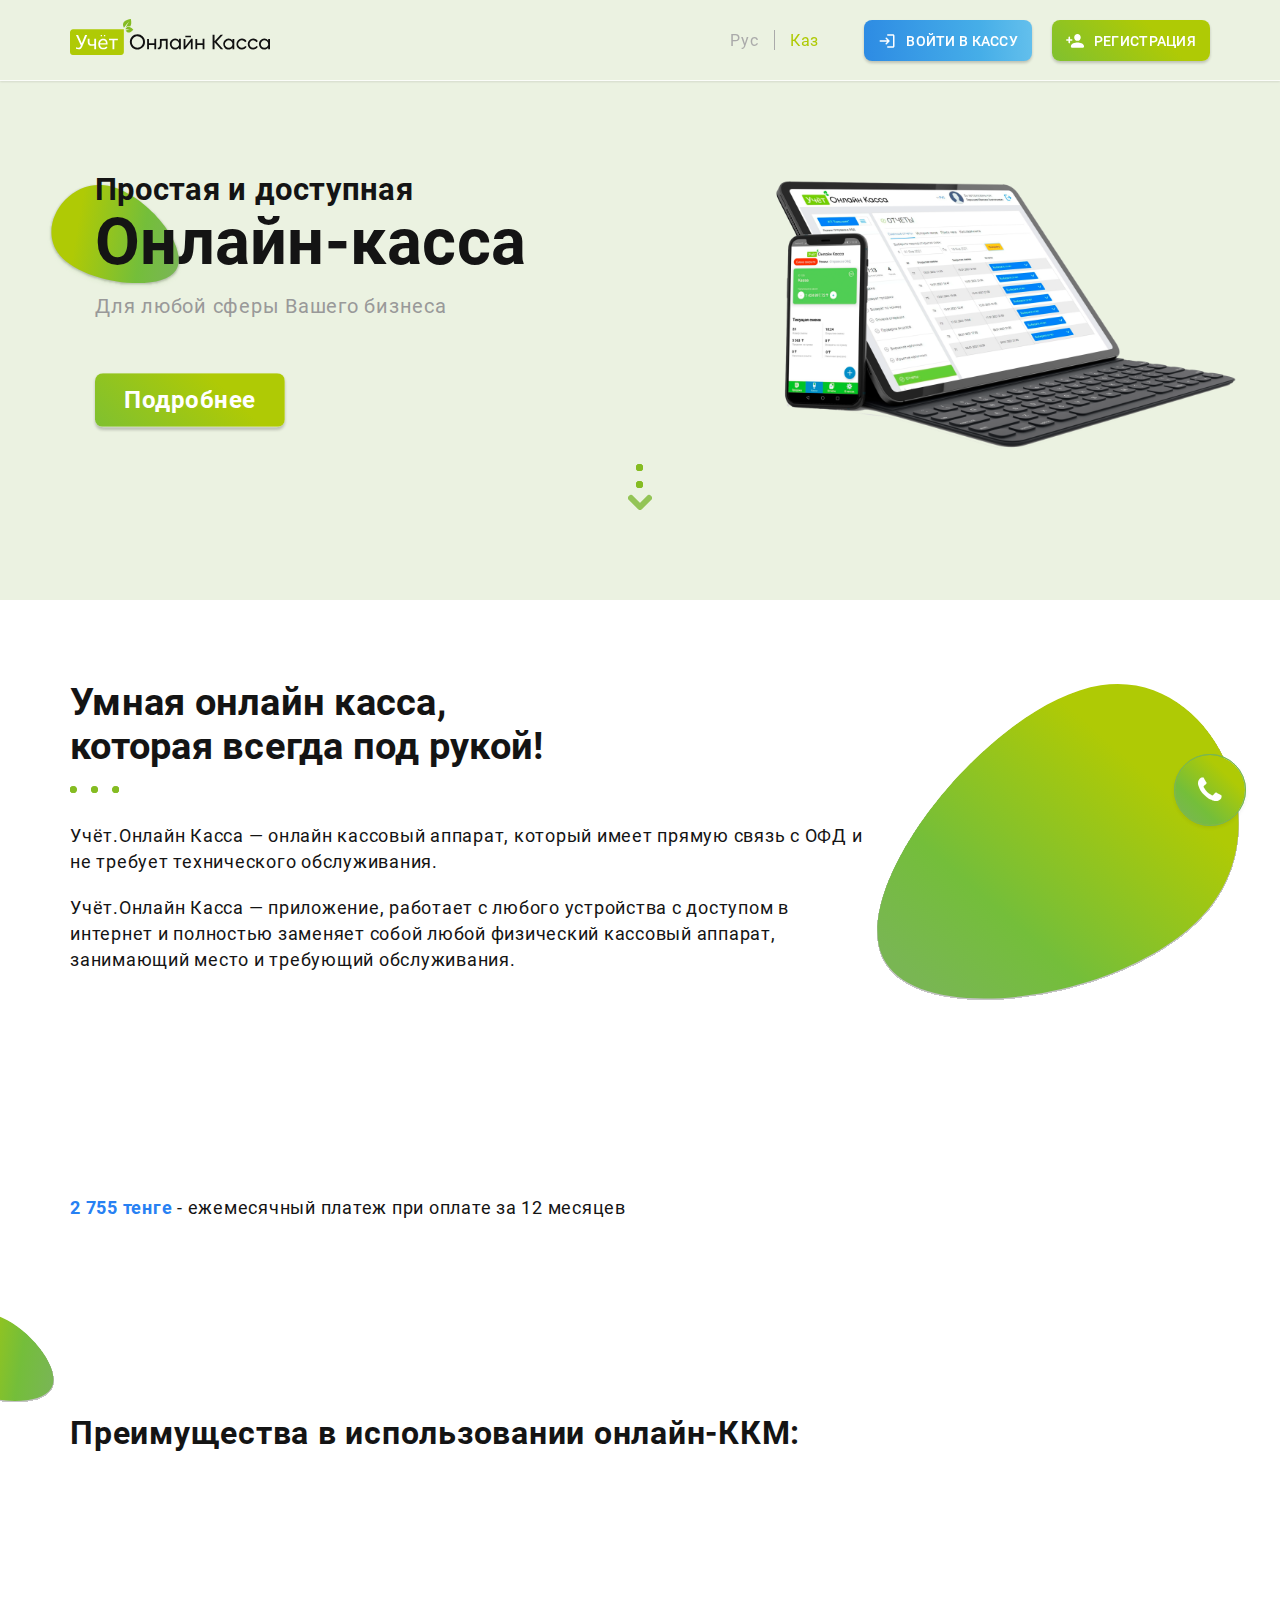
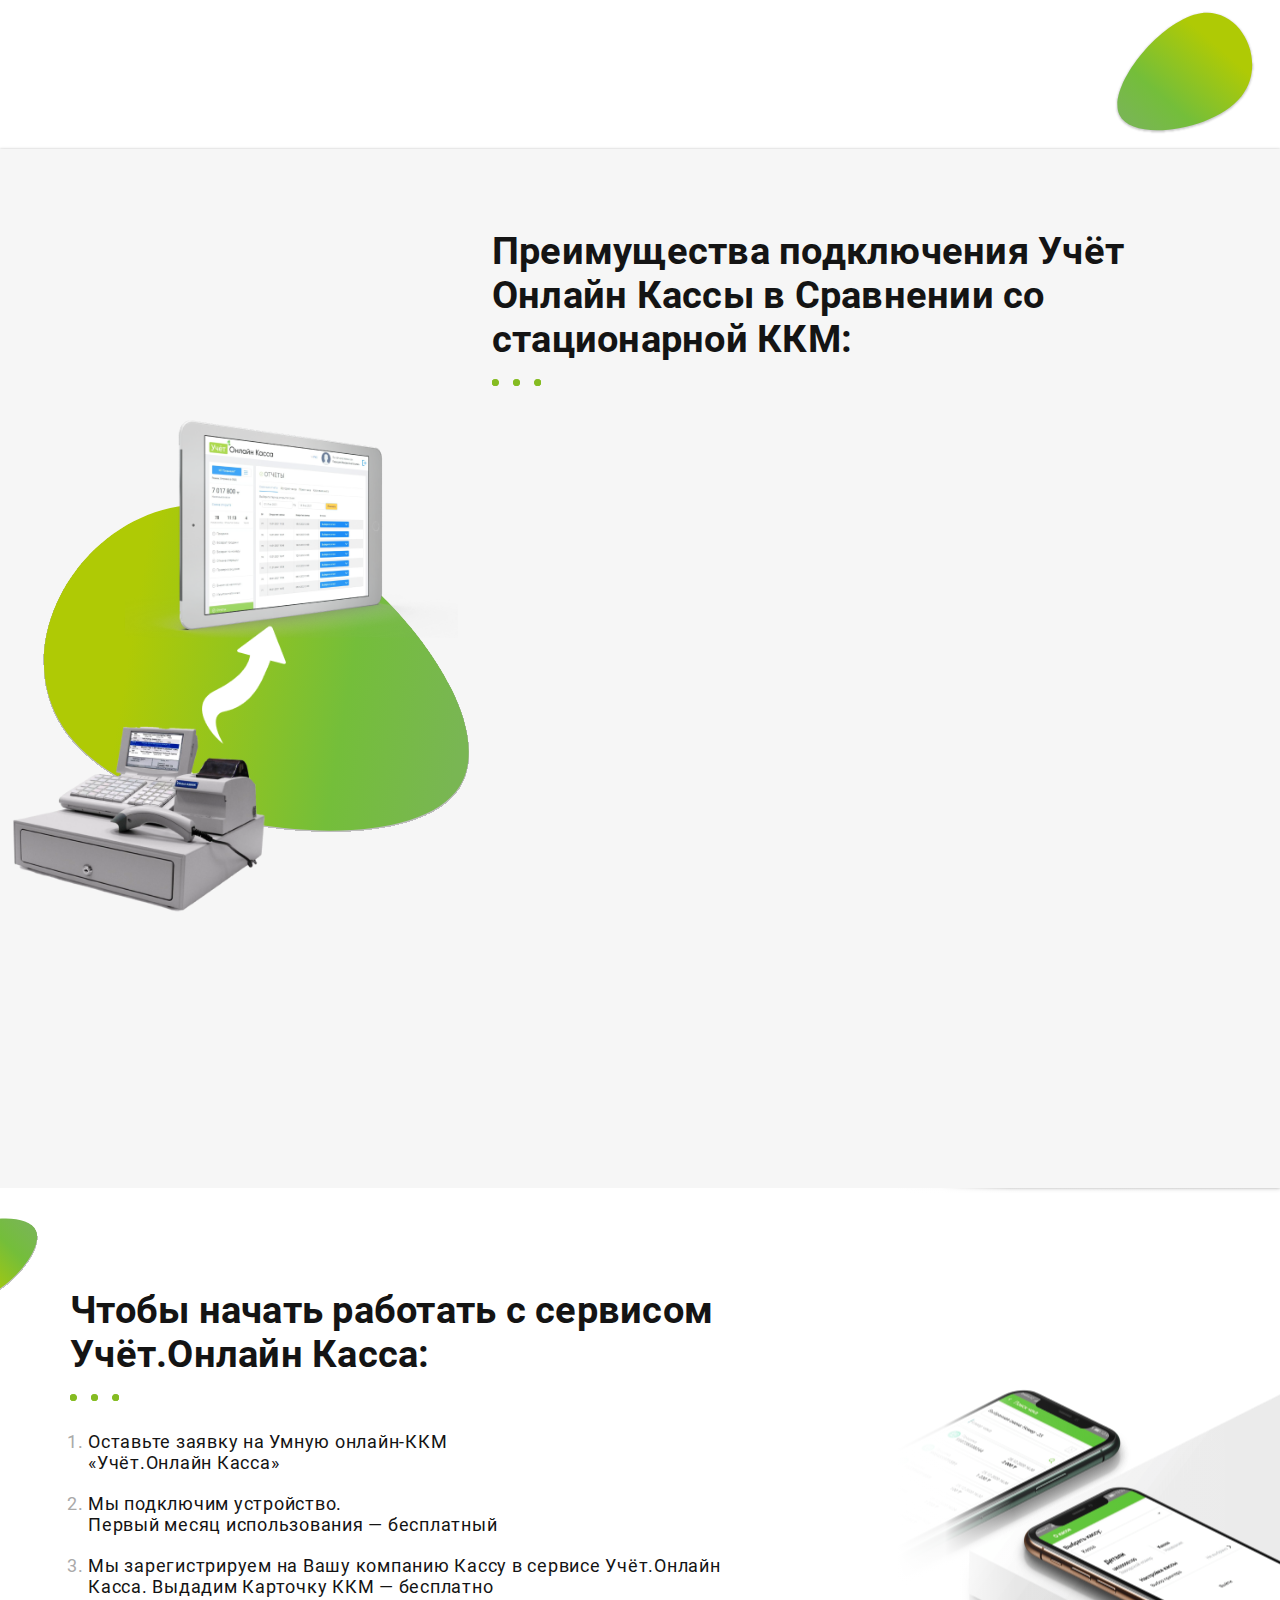
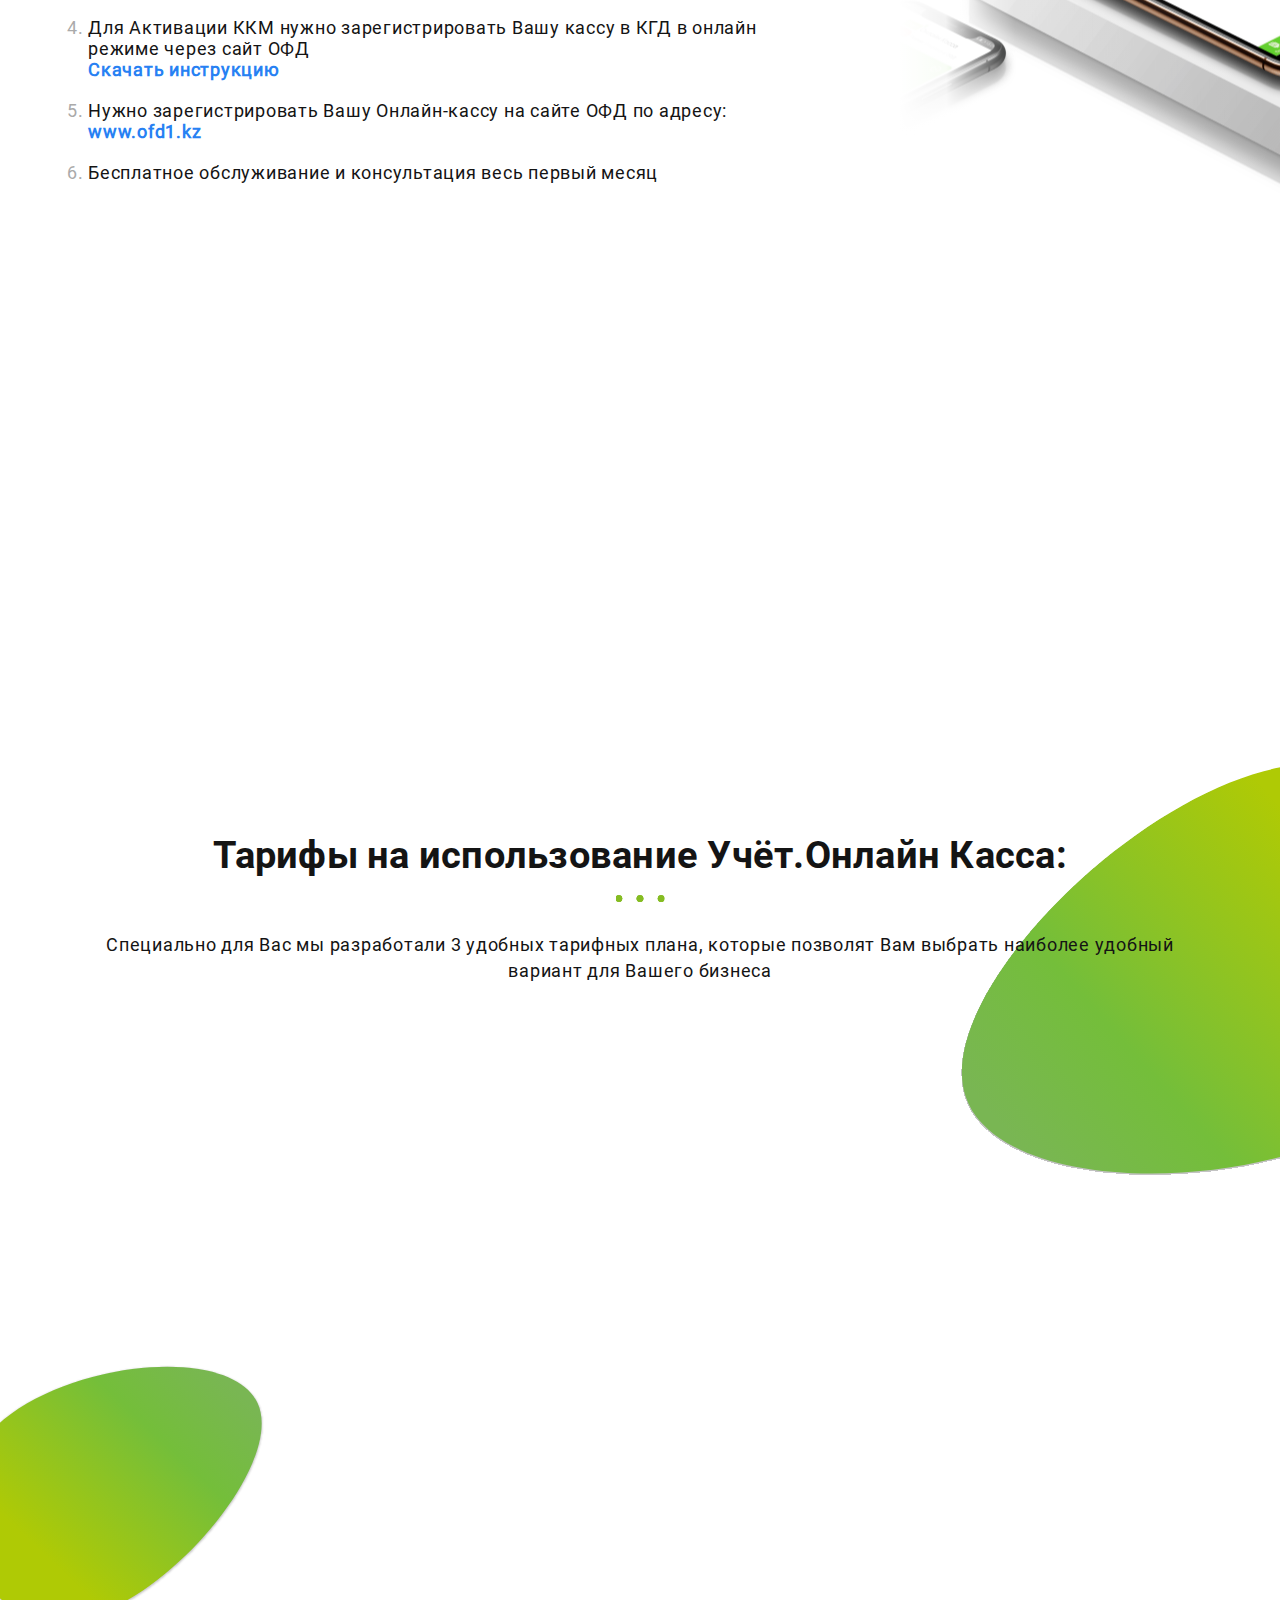
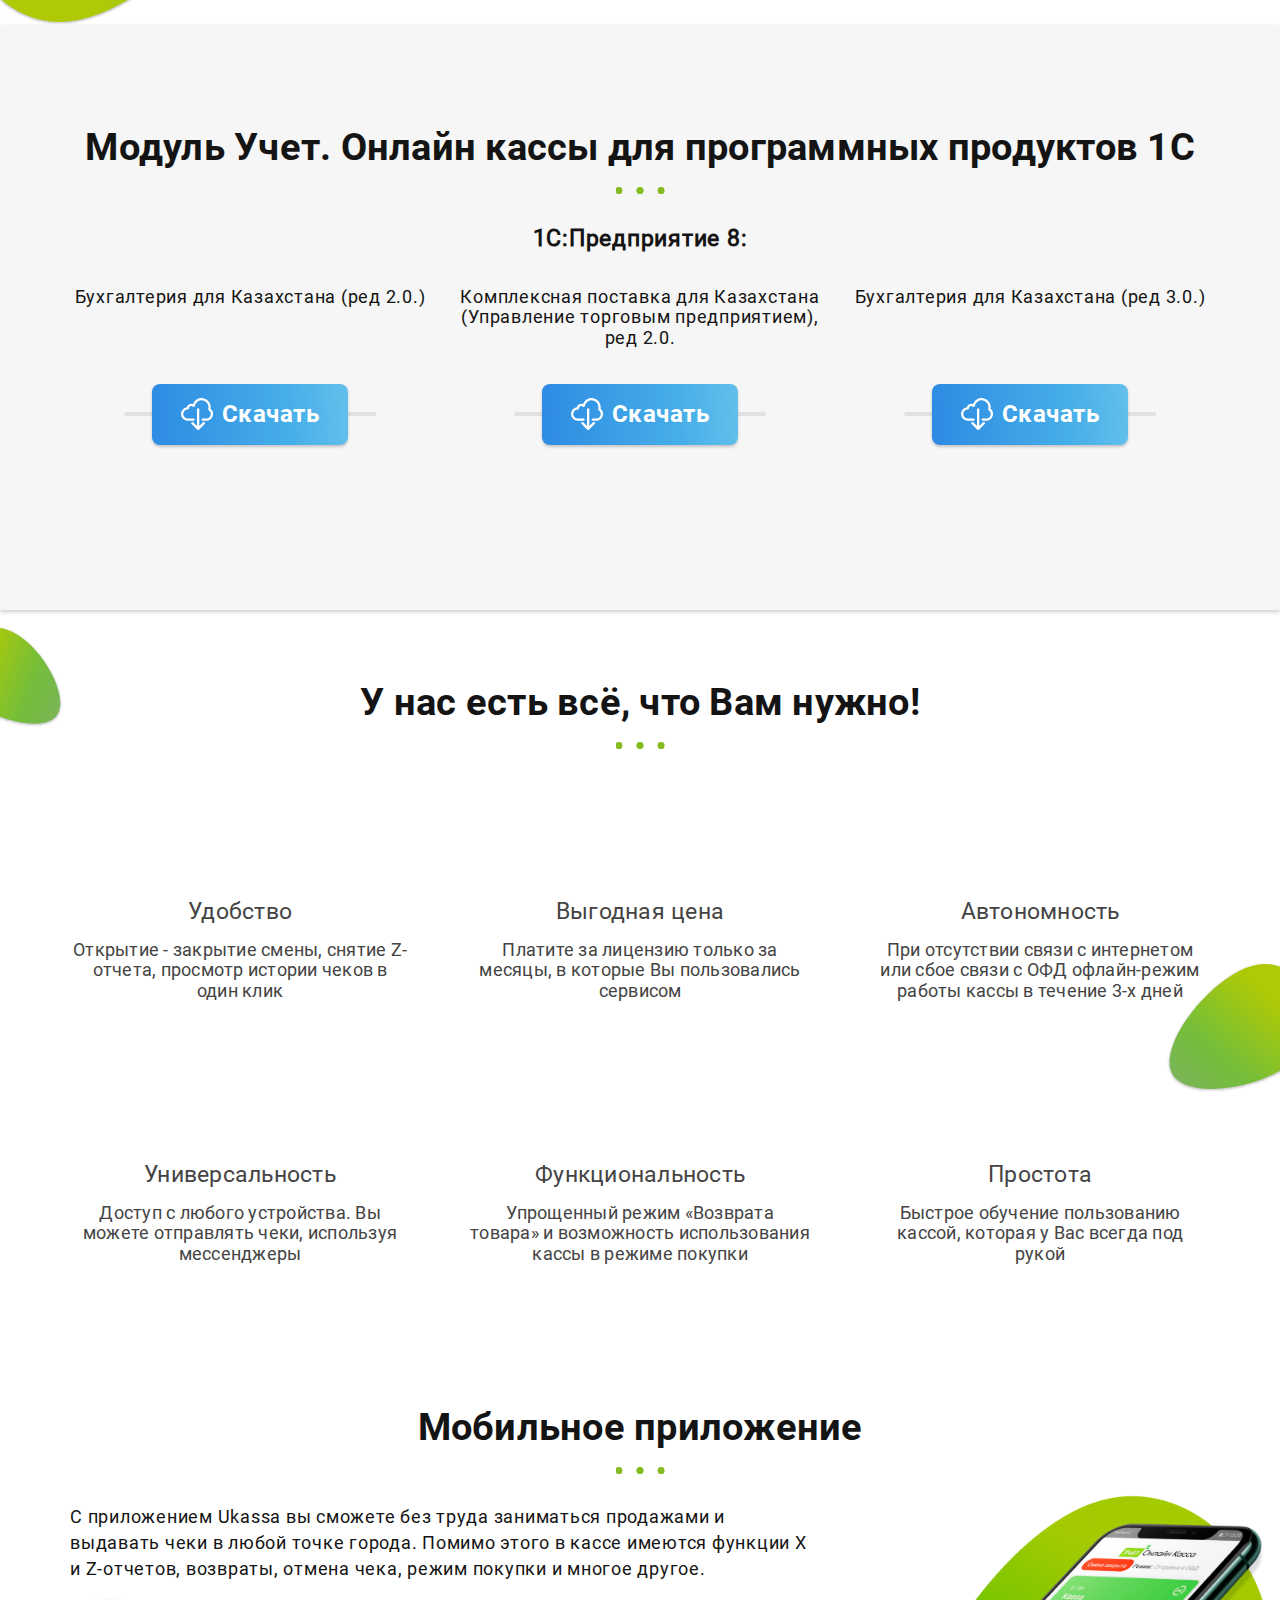
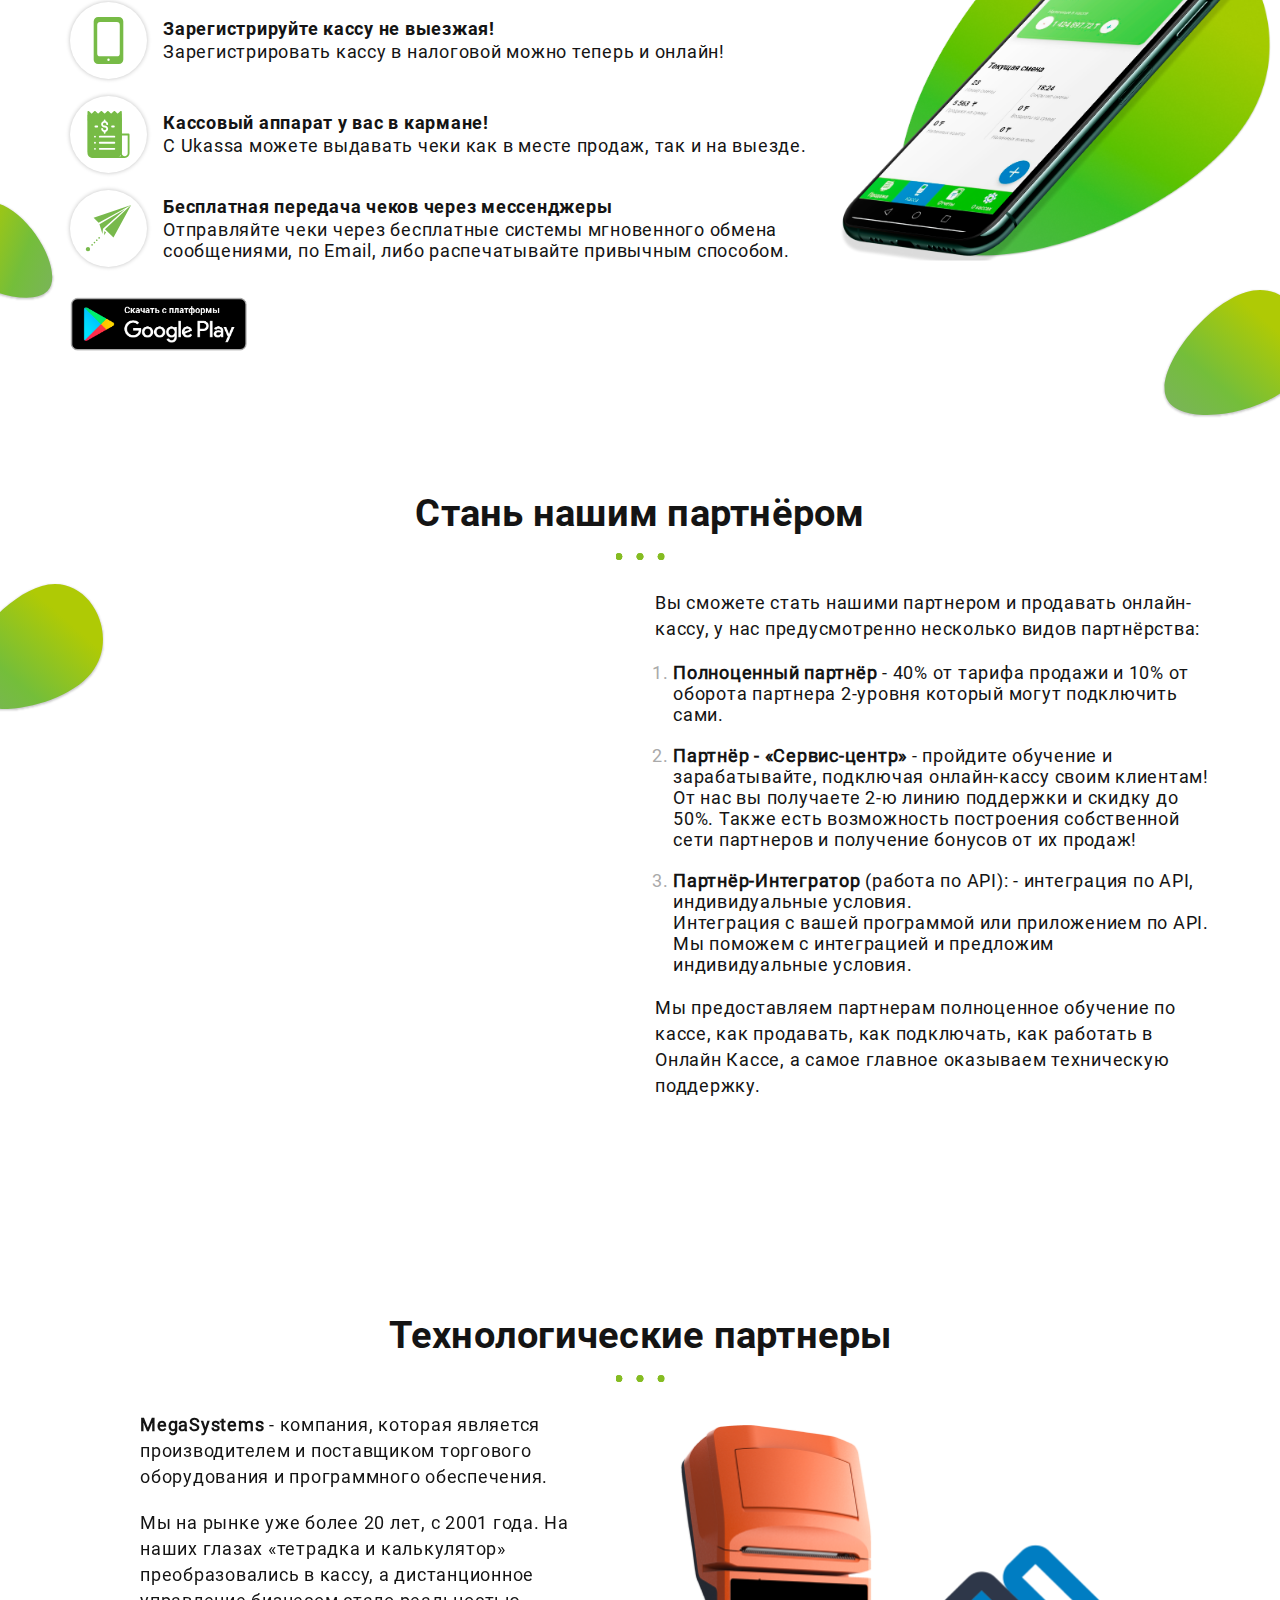
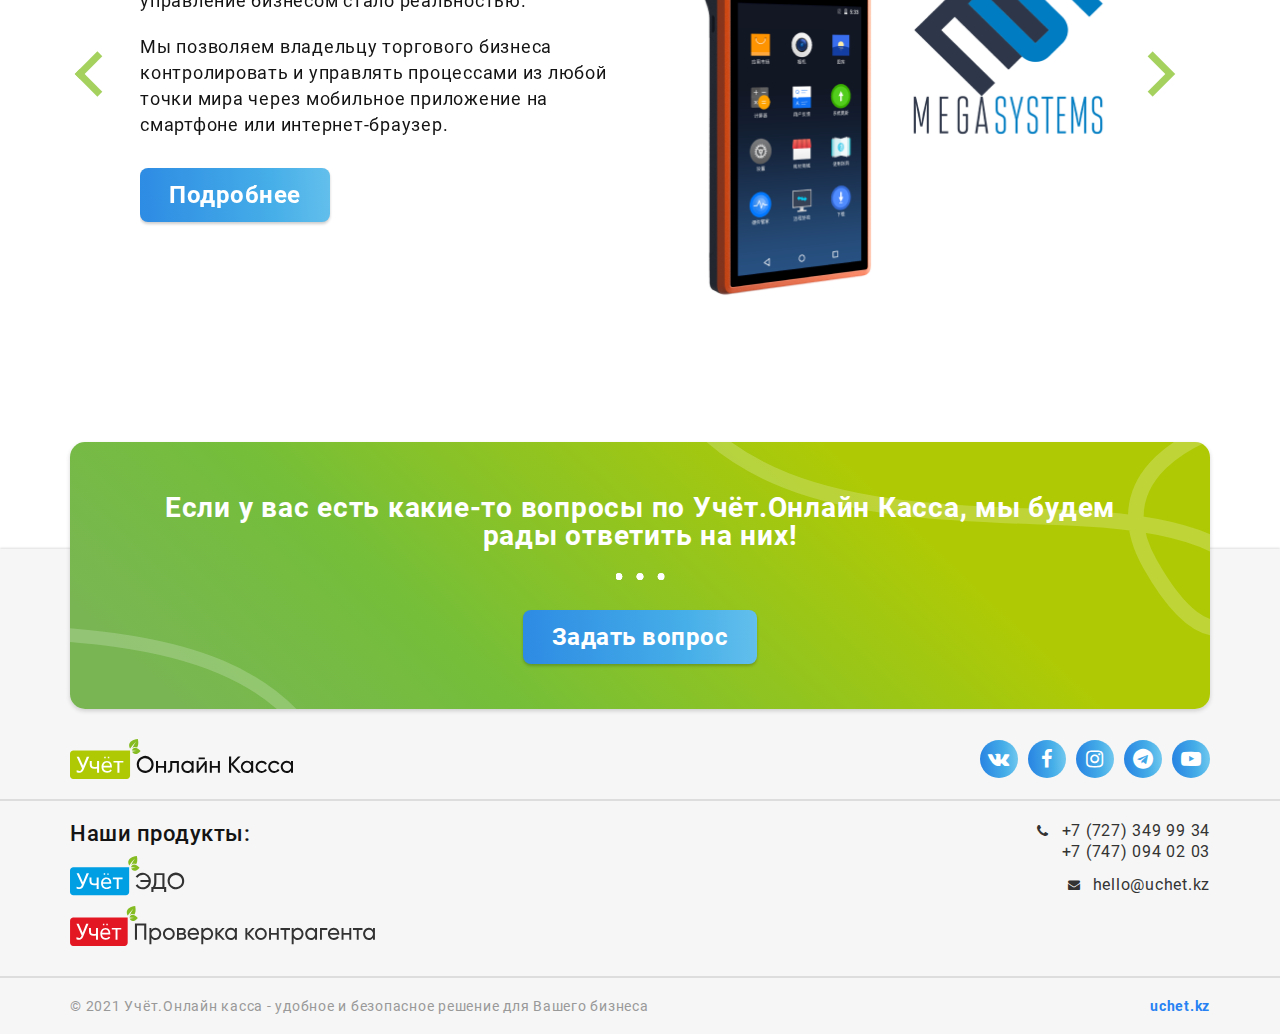
<file: index.html>
<!DOCTYPE html>
<html lang="ru">
<head>
	<meta charset="UTF-8">
    <meta name="viewport" content="width=device-width, initial-scale=1.0, maximum-scale=1">
    <meta http-equiv="X-UA-Compatible" content="ie=edge">
	<link data-n-head="1" rel="icon" type="image/png" href="https://ukassa.kz/icon.png">
	<title>Учёт.Онлайн Касса</title>
	
	<link rel="stylesheet" href="css/libs.css">
	<link rel="stylesheet" href="css/style.css">
</head>
<body>
	<header class="header">
		<div class="container flex center">
	
			<img src="./img/logo.svg" alt="" class="logo_img">
	
			<div class="flex center langs">
				<a href="#" class="curr">Рус</a>
				<a href="#">Каз</a>
			</div>
	
			<button class="btn btn--blue">
				<img src="./img/log.svg" alt="" class="btn_ico">
				<span class="mh">Войти в кассу</span>
			</button>
	
			<button class="btn">
				<img src="./img/reg.svg" alt="" class="btn_ico">
				<span class="mh">Регистрация</span>
			</button>
	
		</div>
	</header>
	
	<script data-b24-form="click/80/mlkk5r" data-skip-moving="true">
		(function(w,d,u){
				var s=d.createElement('script');s.async=true;s.src=u+'?'+(Date.now()/180000|0);
				var h=d.getElementsByTagName('script')[0];h.parentNode.insertBefore(s,h);
		})(window,document,'https://ep.uchet.kz/upload/crm/form/loader_80_mlkk5r.js');
	</script>
	<button class="call--btn">
		<i class="fa fa-phone" aria-hidden="true"></i>
	</button>
	<div class="wrapper index-page">

		<section class="sec1 rel rel1">
			<img src="./img/pic1.png" alt="" speed="-0.5" class="dec1 img-parallax">

			<div class="container">
				<h1>
					Простая и доступная <br>
					<span>Онлайн-касса</span>
				</h1>
				<div class="comm">Для любой сферы Вашего бизнеса</div>

				<a href="#sec2" class="btn wow fadeInUp">Подробнее</a>
			</div>
			<a href="#sec2" class="dots"><img src="./img/dots.svg" alt=""></a>
		</section>

		<section id="sec2" class="rel rel2 block">
			<img src="./img/blob.svg" alt="" class="dec1  img-parallax" speed="0.5" >
			<img src="./img/pic2.png" alt="" class="dec2  img-parallax wow slideInUp" data-wow-offset="500" speed="0.5" >

			<div class="container">
				<div class="content">
					<h2 class="dotted">Умная онлайн касса, <br>которая всегда под рукой!</h2>
					<p>Учёт.Онлайн Касса — онлайн кассовый аппарат, который имеет прямую связь с ОФД и не требует технического обслуживания.</p>
					<p>Учёт.Онлайн Касса — приложение, работает с любого устройства с доступом в интернет и полностью заменяет собой любой физический кассовый аппарат, занимающий место и требующий обслуживания.</p>
	
					<div class="wow fadeInUp">
						<div class="daterect">
							<div class="daterect_num">12</div>
							<div class="daterect_month">месяцев</div>
						</div>
		
						<div class="datemain">
							По специальной цене, с интеграцией с системами автоматизации и экономией до 6 500 тенге.
						</div>
					</div>
	
					<p><span class="blue">2 755 тенге</span> - ежемесячный платеж при оплате за 12 месяцев</p>
				</div>
			</div>
		</section>

		<section id="sec3" class="rel rel3">
			<img src="./img/lt.svg" alt="" class="bl dec1">
			<img src="./img/rb.svg" alt="" class="bl dec2">

			<div class="container">
				<h3>Преимущества в использовании онлайн-ККМ:</h3>

				<div class="grid6">
					<div class="c_card wow fadeInUp" data-wow-offset="100" data-wow-duration=".8s" data-wow-delay=".2s">
						<div class="c_imgc"><img src="./img/i1.svg" alt=""></div>
						<div class="c_desc">
							Быстрое подключение 
							из любой точки 
							Казахстана
						</div>
					</div>

					<div class="c_card wow fadeInUp" data-wow-offset="100" data-wow-duration=".8s" data-wow-delay=".4s">
						<div class="c_imgc"><img src="./img/i2.svg" alt=""></div>
						<div class="c_desc">
							Работа офлайн без связи с ОФД в течение 72 часов
						</div>
					</div>

					<div class="c_card wow fadeInUp" data-wow-offset="100" data-wow-duration=".8s" data-wow-delay=".6s">
						<div class="c_imgc"><img src="./img/i3.svg" alt=""></div>
						<div class="c_desc">
							Доступ с любого устройства
						</div>
					</div>

					<div class="c_card wow fadeInUp" data-wow-offset="100" data-wow-duration=".8s" data-wow-delay=".8s">
						<div class="c_imgc"><img src="./img/i4.svg" alt=""></div>
						<div class="c_desc">
							Нет необходимости вести книгу учета наличных денег
						</div>
					</div>

					<div class="c_card wow fadeInUp" data-wow-offset="100" data-wow-duration=".8s" data-wow-delay="1s">
						<div class="c_imgc"><img src="./img/i5.svg" alt=""></div>
						<div class="c_desc">
							Отсутствие тематических налоговых проверок по кассе
						</div>
					</div>

					<div class="c_card wow fadeInUp" data-wow-offset="100" data-wow-duration=".8s" data-wow-delay="1.2s">
						<div class="c_imgc"><img src="./img/i6.svg" alt=""></div>
						<div class="c_desc">
							Возможность интеграции онлайн кассы с 1C
						</div>
					</div>
				</div>
			</div>
		</section>

		<section class="rel rel4" id="sec4">
			<img src="./img/blk.svg" alt="" class="bl">
			<img src="./img/cassa2.png" alt="" class="cassa">

			<div class="container">
				<div class="content">
					<h2 class="dotted">Преимущества подключения  Учёт Онлайн Кассы в Сравнении со стационарной ККМ:</h2>

					<!-- <p>Для начала работы с «железной ККМ» Вам необходимо:</p> -->
					<ul class="blobmarked wow fadeInRight">
						<li>Доступная цена в отличии от "Стационарной ККМ"</li>
						<li>Бесплатная Web версия для работы с ноутбука или компьютера</li>
						<li>Профессиональная техническая поддержка</li>
						<li>Нет необходимости приобретать книгу учёта наличных денежных средств- Всё доступно в приложении!</li>
						<li>Подписка на тематическую рассылку новостей портала Учёт ( в рамках бесплатной подписки)</li>
						<li>Одна касса заменяет 5 "Стационарных ККМ" (Одновременная работа до 5 кассиров)</li>
						<li>Своевременное обновление, без необходимости куда-либо идти</li>
						<li>Работает без SIM карты и до 3 дней в режиме офлайн</li>
						<li>Моментальная отправка чека через любой мессенджер - нет необходимости приобретать доп. оборудование</li>
						<li>Бесплатный Модуль для 1С</li>
						<li>Сбор данных для организации доп. продаж и лояльности (email, конт.тел, сумма чека)</li>

					</ul>
				</div>
			</div>
		</section>

		<section id="sec5" class="rel rel5">
			<img src="./img/r6.svg" alt="" class="bl">
			<img src="./img/phns.png" alt="" class="phns">
			<div class="container">
				<div class="content">
					<h2 class="dotted">Чтобы начать работать c сервисом Учёт.Онлайн Касса:</h2>

					<ol>
						<li>Оставьте заявку на Умную онлайн-ККМ <br>
							<nobr>«Учёт.Онлайн Касса»</nobr></li>
						<li>Мы подключим устройство. <br>
							Первый месяц  использования — бесплатный</li>
						<li>Мы зарегистрируем на Вашу компанию Кассу в сервисе
							Учёт.Онлайн Касса. Выдадим Карточку ККМ — бесплатно</li>
						<li>Для Активации ККМ нужно зарегистрировать Вашу кассу в КГД в онлайн режиме через сайт ОФД
							<br><a href="#" class="blue"><b>Скачать инструкцию</b></a></li>
						<li>Нужно зарегистрировать Вашу Онлайн-кассу на сайте
							ОФД по адресу: <a href="https://ofd1.kz/" target="_blank" class="blue"><b>www.ofd1.kz</b></a></li>
						<li>Бесплатное обслуживание и консультация
							весь первый месяц</li>
					</ol>
					<script data-b24-form="click/80/mlkk5r" data-skip-moving="true">
						(function(w,d,u){
								var s=d.createElement('script');s.async=true;s.src=u+'?'+(Date.now()/180000|0);
								var h=d.getElementsByTagName('script')[0];h.parentNode.insertBefore(s,h);
						})(window,document,'https://ep.uchet.kz/upload/crm/form/loader_80_mlkk5r.js');
					</script>
					<button class="btn wow fadeInUp" style="margin-top: 10px;" data-wow-delay=".2s">Оставить заявку</button>

				</div>
			</div>
		</section>

		<section id="sec6" class="rel rel6">
			<div class="container">
				<div class="bar wow fadeInUp">
					<img src="./img/l1.svg" alt="" class="decor1">
					<img src="./img/l2.svg" alt="" class="decor2">
					
					<div class="content">
						<h4 class="dotted dotted--w dotted--center">Если у вас есть какие-то вопросы по Учёт.Онлайн Касса,
							мы будем рады ответить на них!</h4>
	
							<script data-b24-form="click/80/mlkk5r" data-skip-moving="true">
								(function(w,d,u){
										var s=d.createElement('script');s.async=true;s.src=u+'?'+(Date.now()/180000|0);
										var h=d.getElementsByTagName('script')[0];h.parentNode.insertBefore(s,h);
								})(window,document,'https://ep.uchet.kz/upload/crm/form/loader_80_mlkk5r.js');
							</script>
						<button class="btn btn--blue">Задать вопрос</button>
					</div>
				</div>
			</div>
		</section>

		<section id="sec7 tarifs" class="rel rel7">
			<img src="./img/trt.svg" alt="" class="bl trt">
			<img src="./img/tlb.svg" alt="" class="bl tlb">

			<div class="container">
				<h2 class="dotted dotted--center tac">Тарифы на использование Учёт.Онлайн Касса:</h2>
				<p class="tac">Специально для Вас мы разработали 3 удобных тарифных плана, которые позволят Вам выбрать наиболее удобный вариант для Вашего бизнеса</p>

				<div class="grid3">
					<div class="t_card wow fadeInUp" data-wow-delay=".6s">
						<img src="./img/tlt.svg" alt="" class="bl tlt">
						<div class="t_maincontent">
							<div class="t_icoc"><img src="./img/r1.svg" alt=""></div>
							<div class="t_name">Стандартный пакет</div>
							<div class="t_price_row">
								<div class="price blue">3 500</div>
								<div class="price pale">/месяц</div>
							</div>
	
							<div class="flex t_servrow">
								<div class="t_servrow__icoc"><img src="./img/t1.svg" alt=""></div>
								<b>1 месяц обслуживания</b>
							</div>
	
							<div class="flex t_servrow">
								<div class="t_servrow__icoc"><img src="./img/t2.svg" alt=""></div>
								<b>1 месяц бесплатной 
									консультации</b>
							</div>
	
							<div class="flex t_servrow">
								<div class="t_servrow__icoc"><img src="./img/t3.svg" alt=""></div>
								<b>Бесплатная интеграция с 1С</b>
							</div>
						</div>

						<script data-b24-form="click/80/mlkk5r" data-skip-moving="true">
							(function(w,d,u){
									var s=d.createElement('script');s.async=true;s.src=u+'?'+(Date.now()/180000|0);
									var h=d.getElementsByTagName('script')[0];h.parentNode.insertBefore(s,h);
							})(window,document,'https://ep.uchet.kz/upload/crm/form/loader_80_mlkk5r.js');
						</script>
						<button class="t_foot">Оставить заявку <img src="./img/arrtor.svg" alt="" class="arrtor"></button>
					</div>


					<div class="t_card wow fadeInUp" data-wow-delay=".4s">
						<div class="t_maincontent">
							<div class="t_icoc"><img src="./img/r2.svg" alt="" class="r2"></div>
							<div class="t_name">Оптимальный пакет</div>
							<div class="t_price_row">
								<div class="price blue">30 000</div>
								<div class="price pale">/год</div>
							</div>
	
							<div class="flex t_servrow">
								<div class="t_servrow__icoc"><img src="./img/t1.svg" alt=""></div>
								<b>12 месяцев обслуживания</b>
							</div>
	
							<div class="flex t_servrow">
								<div class="t_servrow__icoc"><img src="./img/t2.svg" alt=""></div>
								<b>12 месяцев бесплатной 
									консультации</b>
							</div>
	
							<div class="flex t_servrow">
								<div class="t_servrow__icoc"><img src="./img/t3.svg" alt=""></div>
								<b>Бесплатная интеграция с 1С</b>
							</div>

							<div class="flex t_servrow">
								<div class="t_servrow__icoc"><img src="./img/t4.svg" alt=""></div>
								<b>Дополнительный подарок</b>
							</div>

							<div class="flex t_servrow">
								<div class="t_servrow__icoc"><img src="./img/t5.svg" alt=""></div>
								<b>Экономия</b>
							</div>
						</div>

						<script data-b24-form="click/80/mlkk5r" data-skip-moving="true">
							(function(w,d,u){
									var s=d.createElement('script');s.async=true;s.src=u+'?'+(Date.now()/180000|0);
									var h=d.getElementsByTagName('script')[0];h.parentNode.insertBefore(s,h);
							})(window,document,'https://ep.uchet.kz/upload/crm/form/loader_80_mlkk5r.js');
						</script>
						<button class="t_foot">Оставить заявку <img src="./img/arrtor.svg" alt="" class="arrtor"></button>
					</div>


					<div class="t_card wow fadeInUp" data-wow-delay=".8s">
						<div class="t_maincontent">
							<div class="t_icoc"><img src="./img/r3.svg" alt=""></div>
							<div class="t_name">Полугодовой пакет</div>
							<div class="t_price_row">
								<div class="price blue">18 000</div>
								<div class="price pale">/погода</div>
							</div>
	
							<div class="flex t_servrow">
								<div class="t_servrow__icoc"><img src="./img/t1.svg" alt=""></div>
								<b>6 месяцев обслуживания</b>
							</div>
	
							<div class="flex t_servrow">
								<div class="t_servrow__icoc"><img src="./img/t2.svg" alt=""></div>
								<b>6 месяцев бесплатной 
									консультации</b>
							</div>
	
							<div class="flex t_servrow">
								<div class="t_servrow__icoc"><img src="./img/t3.svg" alt=""></div>
								<b>Бесплатная интеграция с 1С</b>
							</div>

							<div class="flex t_servrow">
								<div class="t_servrow__icoc"><img src="./img/t5.svg" alt=""></div>
								<b>Экономия</b>
							</div>

						</div>

						<script data-b24-form="click/80/mlkk5r" data-skip-moving="true">
							(function(w,d,u){
									var s=d.createElement('script');s.async=true;s.src=u+'?'+(Date.now()/180000|0);
									var h=d.getElementsByTagName('script')[0];h.parentNode.insertBefore(s,h);
							})(window,document,'https://ep.uchet.kz/upload/crm/form/loader_80_mlkk5r.js');
						</script> 
						<button class="t_foot">Оставить заявку <img src="./img/arrtor.svg" alt="" class="arrtor"></button>
					</div>

				</div>
			</div>
		</section>

		<section id="modules" class="rel rel8">
			<img src="./img/modules.svg" alt="" class="decor1 wow slideInLeft" data-wow-delay=".5s">
			<img src="./img/1cc.svg" alt="" class="decor2 wow slideInRight" data-wow-delay=".3s">

			<div class="container">
				<h2 class="tac dotted dotted--center">Модуль Учет. Онлайн кассы для программных продуктов 1С</h2>

				<div class="t24 tac"><b>1С:Предприятие 8:</b></div>

				<div class="grid3">
					<div class="mod_col">
						<div class="mod_name">
							Бухгалтерия для Казахстана 
							(ред 2.0.)
						</div>
						<a href="https://ukassa.kz/files/buh82.zip" target="_blank" class="btn btn--blue mod__btn">
							<img src="./img/cloud.svg" alt="">
							<span>Скачать</span>
						</a>
					</div>

					<div class="mod_col">
						<div class="mod_name">
							Комплексная поставка для Казахстана (Управление торговым предприятием), ред 2.0.
						</div>
						<a href="https://ukassa.kz/files/buhutp.zip" target="_blank" class="btn btn--blue mod__btn">
							<img src="./img/cloud.svg" alt="">
							<span>Скачать</span>
						</a>
					</div>

					<div class="mod_col">
						<div class="mod_name">
							Бухгалтерия для Казахстана (ред 3.0.)
						</div>
						<a href="https://ukassa.kz/files/buh83.zip" target="_blank" class="btn btn--blue mod__btn">
							<img src="./img/cloud.svg" alt="">
							<span>Скачать</span>
						</a>
					</div>
				</div>
			</div>
		</section>

		<section id="haveall" class="rel rel9">
			<img src="./img/tlt.svg" alt="" class="bl dec1">
			<img src="./img/rb.svg" alt="" class="bl dec2">

			<div class="container">
				<h2 class="tac dotted dotted--center">У нас есть всё, что Вам нужно!</h2>

				<div class="grid3">
					<div class="have_col">
						<div class="have_ico wow zoomIn" data-wow-delay=".3s"><img src="./img/ic1.svg" alt=""></div>
						<div class="have_title t24">Удобство</div>
						<div class="have_txt">Открытие - закрытие смены, снятие Z-отчета, просмотр истории чеков в один клик</div>
					</div>

					<div class="have_col">
						<div class="have_ico wow zoomIn" data-wow-delay=".3s"><img src="./img/ic2.svg" alt=""></div>
						<div class="have_title t24">Выгодная цена</div>
						<div class="have_txt">Платите за лицензию только за месяцы, в которые Вы пользовались сервисом</div>
					</div>

					<div class="have_col">
						<div class="have_ico wow zoomIn" data-wow-delay=".3s"><img src="./img/ic3.svg" alt=""></div>
						<div class="have_title t24">Автономность</div>
						<div class="have_txt">При отсутствии связи с интернетом или сбое связи с ОФД офлайн-режим работы кассы в течение 3-х дней</div>
					</div>

					<div class="have_col">
						<div class="have_ico wow zoomIn" data-wow-delay=".6s"><img src="./img/ic4.svg" alt=""></div>
						<div class="have_title t24">Универсальность</div>
						<div class="have_txt">Доступ с любого устройства. Вы можете отправлять чеки, используя мессенджеры</div>
					</div>

					<div class="have_col">
						<div class="have_ico wow zoomIn" data-wow-delay=".6s"><img src="./img/ic5.svg" alt=""></div>
						<div class="have_title t24">Функциональность</div>
						<div class="have_txt">Упрощенный режим «Возврата товара» и возможность использования кассы в режиме покупки</div>
					</div>

					<div class="have_col">
						<div class="have_ico wow zoomIn" data-wow-delay=".6s"><img src="./img/ic6.svg" alt=""></div>
						<div class="have_title t24">Простота</div>
						<div class="have_txt">Быстрое обучение пользованию кассой, которая у Вас всегда под рукой</div>
					</div>

				</div>
			</div>
		</section>

		<section id="app" class="rel rel_app">

			<img src="./img/tlt.svg" alt="" class="bl dec1">
			<img src="./img/rb.svg" alt="" class="bl dec2">
			<img src="./img/mob1.png" alt="" class="mob">

			<div class="container">
				<h2 class="dotted dotted--center tac">Мобильное приложение</h2>

				<div class="content">
					<p>
						С приложением Ukassa вы сможете без труда заниматься продажами и выдавать чеки
						в любой точке города. Помимо этого в кассе имеются
						функции X и Z-отчетов, возвраты, отмена чека, режим покупки
						и многое другое.
					</p>
					<div class="flex center pl_row">
						<div class="pl_icoc"><img src="./img/1.svg" alt=""></div>
						<div class="pl_txt">
							<div class="pl_title">Зарегистрируйте кассу не выезжая!</div>
							<div class="pl_maintxt">Зарегистрировать кассу в налоговой можно теперь и онлайн!</div>
						</div>
					</div>

					<div class="flex center pl_row">
						<div class="pl_icoc"><img src="./img/2.svg" alt=""></div>
						<div class="pl_txt">
							<div class="pl_title">Кассовый аппарат у вас в кармане!</div>
							<div class="pl_maintxt">С Ukassa можете выдавать чеки как в месте продаж, так и на выезде.</div>
						</div>
					</div>

					<div class="flex center pl_row">
						<div class="pl_icoc"><img src="./img/3.svg" alt=""></div>
						<div class="pl_txt">
							<div class="pl_title">Бесплатная передача чеков через мессенджеры</div>
							<div class="pl_maintxt">Отправляйте чеки через бесплатные системы мгновенного обмена сообщениями, по Email, либо распечатывайте привычным способом.</div>
						</div>
					</div>

					<div class="flex flex-btns">
						<a href="https://play.google.com/store/apps/details?id=com.ukassa" target="_blank"><img src="./img/btng.png" alt="Скачать с Google Play" class="btnapp"></a>
						<!-- <a href="" target="_blank"><img src="./img/btna.png" alt="Скачать с App Store" class="btnapp"></a> -->
					</div>
				</div>
			</div>
		</section>


		<section id="partners" class="rel rel_part">
			<img src="./img/rb.svg" alt="" class="bl dec2">

			<div class="container">
				<h2 class="tac dotted dotted--center">Стань нашим партнёром</h2>
				<div class="grid2">
					<div class="lcol"><img src="./img/peol.png" alt="" class="wow slideInLeft" data-wow-delay=".4s"></div>
					<div class="rcol">
						<p>
							Вы сможете стать нашими партнером и продавать онлайн-кассу, у нас предусмотренно несколько видов партнёрства:
						</p>

						<ol>
							<li><b>Полноценный партнёр</b> - 40% от тарифа продажи и 10% от оборота партнера 2-уровня который могут подключить сами.</li>
							<li><b>Партнёр - «Сервис-центр»</b> - пройдите обучение и зарабатывайте, подключая онлайн-кассу своим клиентам! От нас вы получаете 2-ю линию поддержки и скидку до 50%. Также есть возможность построения собственной сети партнеров и получение бонусов от их продаж!</li>
							<li><b>Партнёр-Интегратор</b> (работа по API): - интеграция по API, индивидуальные условия. <br>
								Интеграция с вашей программой или приложением по API. Мы поможем с интеграцией и предложим индивидуальные условия.</li>
						</ol>

						<p>
							Мы предоставляем партнерам полноценное обучение по кассе, как продавать, как подключать, как работать в Онлайн Кассе, а самое главное оказываем техническую поддержку.
						</p>

						<script data-b24-form="click/80/mlkk5r" data-skip-moving="true">
							(function(w,d,u){
									var s=d.createElement('script');s.async=true;s.src=u+'?'+(Date.now()/180000|0);
									var h=d.getElementsByTagName('script')[0];h.parentNode.insertBefore(s,h);
							})(window,document,'https://ep.uchet.kz/upload/crm/form/loader_80_mlkk5r.js');
						</script>
						<button class="btn wow fadeInUp" data-wow-delay=".7s">Оставить заявку</button>
					</div>
				</div>
			</div>
		</section>



		<section id="tech" class="rel rel_tech">

			<div class="container">
				<h2 class="tac dotted dotted--center">Технологические партнеры</h2>

				<div class="tech_slider">
					<div class="tech_slide">
						<img src="./img/log1.svg" alt="" class="mob_logo">
						<div class="grid2">
							<div class="lcol">
								<p>
									<b>MegaSystems</b> - компания, которая является производителем и поставщиком торгового оборудования и программного обеспечения.
								</p>
								<p>
									Мы на рынке уже более 20 лет, с 2001 года. На наших глазах «тетрадка и калькулятор» преобразовались в кассу, а дистанционное управление бизнесом стало реальностью.
								</p>

								<button class="btn showmore">Показать больше</button>
								
								<p class="h_mob">
									Мы позволяем владельцу торгового бизнеса  контролировать и управлять процессами  из любой точки мира через мобильное приложение на смартфоне или интернет-браузер. 
									<a href="https://m-s.kz/" target="_blank" class="btn btn--blue">Подробнее</a>
								</p>
							</div>
							<div class="rcol">
								<img src="./img/sl1.png" alt="">
							</div>
						</div>
					</div>

					<div class="tech_slide">
						<img src="./img/log2.svg" alt="" class="mob_logo">
						<div class="grid2">
							<div class="lcol">

								<p>
									<b>АгентПлюс: “Мобильная торговля. Проф".</b><br>
									Добавлена возможность пробивать чеки непосредственно при оформлении. Реализации товаров на мобильном приложении.
								</p>

								<p>
									При этом создаются документы ПКО (Приходно-кассовые ордера) и
									передаются в учетную систему Заказчика вместе с Реализациями с
									мобильного приложения.
								</p>
								

								<button class="btn showmore">Показать больше</button>
								
								<p class="h_mob">
									Добавлена возможность отправки ОФД Чеков на контактный email клиента (данные по контактам заполняются непосредственно в учетной системе Заказчика). <br><br>
									Данные по номерам ОФД Чеков так же сохраняются и передаются в учетную систему Заказчика и доступны для сверки.
									<a href="https://www.agentplus.ru/" target="_blank" class="btn btn--blue">Подробнее</a>
								</p>
							</div>
							<div class="rcol">
								<img src="./img/sl2.png" alt="">
							</div>
						</div>
					</div>

					<div class="tech_slide">
						<div class="grid2">
							<div class="lcol">
								<img src="./img/log3.svg" alt="" class="mob_logo mob_robo">
								<p>
									<b>Robokassa</b> - удобный сервис приёма онлайн платежей для вашего сайта, приложения или CRM-системы.
								</p>
								<p>
									Платёжный сервис позволяет принимать оплаты со всего мира карточками Visa и Mastercard, уже связан с Учёт.Касса для отправки фискальных чеков вашим покупателям и в ОФД и имеет более 50 готовых модулей оплаты.
								</p>
								<a href="https://robokassa.com/" target="_blank" class="btn btn--blue">Подробнее</a>

							</div>
							<div class="rcol">
								<img src="./img/sl3.png"  alt="">
							</div>
						</div>
					</div>


				</div>
			</div>
		</section>

<!-- 
		<section id="news" class="rel rel_news">

			<img src="./img/tlt.svg" alt="" class="dec1">
			<img src="./img/rb.svg" alt="" class="dec2">

			<div class="container">
				<h2 class="dotted dotted--center tac">Новости</h2>

				<div class="grid2">
					<a href="#" class="news_card card_l">
						<div class="news_img">
							<img src="./img/n1.jpg" alt="">
							<div class="news_date">3 января 2021</div>
						</div>
						<div class="news_content">
							<div class="news_title">С днём независимости Казахстана!</div>
							<div class="news_txt">Искренне поздравляем Вас с Днем независимости! Пусть будут мир и радость в нашем государстве, пусть будет чистым небо над головой. Желаем уверенных позиций в мире и  радость в нашем государстве, ...</div>
						</div>	
					</a>

					<a href="#" class="news_card card_r">
						<div class="news_img">
							<img src="./img/n2.jpg" alt="">
							<div class="news_date">28 декабря 2020</div>
						</div>

						<div class="news_content">
							<div class="news_title">Онлайн-конференция «Обзор изменений налогового законодательства»</div>
							<div class="news_txt">
								23 декабря 2020 года состоится онлайн-конференция «Обзор изменений налогового законодательства». Узнайте первыми об изменениях и онлайн-конференции «Обзор изменений налогового 
							</div>
						</div>	
					</a>
				</div>
			</div>
		</section> -->

		<section class="rel antim">
			<div class="container">
				<div class="bar">
					<img src="./img/l1.svg" alt="" class="decor1">
					<img src="./img/l2.svg" alt="" class="decor2">
					
					<div class="content">
						<h4 class="dotted dotted--w dotted--center">Если у вас есть какие-то вопросы по Учёт.Онлайн Касса,
							мы будем рады ответить на них!</h4>
	
						<script data-b24-form="click/80/mlkk5r" data-skip-moving="true">
							(function(w,d,u){
									var s=d.createElement('script');s.async=true;s.src=u+'?'+(Date.now()/180000|0);
									var h=d.getElementsByTagName('script')[0];h.parentNode.insertBefore(s,h);
							})(window,document,'https://ep.uchet.kz/upload/crm/form/loader_80_mlkk5r.js');
						</script>
						<button class="btn btn--blue">Задать вопрос</button>
					</div>
				</div>
			</div>
		</section>

	</div>
<footer class="f pt">
    <div class="f_upper">
        <div class="container flex center spb">
            <img src="./img/logo.svg" alt="" class="logo">
            <div class="soc_row">
                <a href="https://vk.com/uchet_kz" target="_blank"><i class="fa fa-vk" aria-hidden="true"></i></a> 
                <a href="https://www.facebook.com/Uchet.kz/" target="_blank"><i class="fa fa-facebook" aria-hidden="true"></i></a>
                <a href="https://www.instagram.com/uchet.kz/" target="_blank"><i class="fa fa-instagram" aria-hidden="true"></i></a> 
                <a href="https://t.me/uchet_kz" target="_blank"><i class="fa fa-telegram" aria-hidden="true"></i></a>
                <a href="https://www.youtube.com/user/uchetkz/videos" target="_blank"><i class="fa fa-youtube-play" aria-hidden="true"></i></a>
            </div>
        </div>
    </div>
    <div class="f_middle">
        <div class="container flex spb">
            <div class="lcol">
                <div class="f_title">
                    Наши продукты:
                </div>
                <a href="https://edo.uchet.kz/" target="_blank"><img src="./img/q1.svg" alt="" class="serv-i"></a>
                <!-- <a href="https://ukassa.kz/" target="_blank"><img src="./img/q22.svg" alt="" class="serv-i"></a> -->
                <a href="https://pk.uchet.kz/" target="_blank"><img src="./img/q3.svg" alt="" class="serv-i"></a>
            </div>
            <div class="rcol">
                <div class="col--phone">
                    <a href="tel:+77273499934">+7 (727) 349 99 34</a>
                    <a href="tel:+77470940203">+7 (747) 094 02 03</a>
                </div>
                <div class="col--email">
                    <a href="mailto:hello@uchet.kz">hello@uchet.kz</a>
                </div>
            </div>
        </div>
    </div>
    <div class="f_bottom">
        <div class="container flex spb">
            <div class="copy">&copy; 2021 Учёт.Онлайн касса - удобное и безопасное решение для Вашего бизнеса</div>
            <a href="https://uchet.kz/">uchet.kz</a>
        </div>
    </div>
</footer>
<script type="text/javascript" src="js/jquery.js"></script>
<script type="text/javascript" src="js/libs.js"></script>

<script type="text/javascript" src="js/main.js"></script>
</body>
</html>
</file>
<file: css/libs.css>
@charset 'UTF-8';.slick-next,.slick-prev{font-size:0;line-height:0;position:absolute;top:50%;display:block;width:20px;height:20px;padding:0;-webkit-transform:translate(0,-50%);-ms-transform:translate(0,-50%);transform:translate(0,-50%);cursor:pointer;color:transparent;border:none;outline:0;background:0 0}.slick-next:focus,.slick-next:hover,.slick-prev:focus,.slick-prev:hover{color:transparent;outline:0;background:0 0}.slick-next:focus:before,.slick-next:hover:before,.slick-prev:focus:before,.slick-prev:hover:before{opacity:1}.slick-next.slick-disabled:before,.slick-prev.slick-disabled:before{opacity:.25}.slick-next:before,.slick-prev:before{font-family:slick;font-size:20px;line-height:1;opacity:.75;color:#fff;-webkit-font-smoothing:antialiased;-moz-osx-font-smoothing:grayscale}.slick-prev{left:-25px}[dir=rtl] .slick-prev{right:-25px;left:auto}.slick-prev:before{content:'←'}[dir=rtl] .slick-prev:before{content:'→'}.slick-next{right:-25px}[dir=rtl] .slick-next{right:auto;left:-25px}.slick-next:before{content:'→'}[dir=rtl] .slick-next:before{content:'←'}.slick-dotted.slick-slider{margin-bottom:30px}.slick-dots{position:absolute;bottom:-25px;display:block;width:100%;padding:0;margin:0;list-style:none;text-align:center}.slick-dots li{position:relative;display:inline-block;width:20px;height:20px;margin:0 5px;padding:0;cursor:pointer}.slick-dots li button{font-size:0;line-height:0;display:block;width:20px;height:20px;padding:5px;cursor:pointer;color:transparent;border:0;outline:0;background:0 0}.slick-dots li button:focus,.slick-dots li button:hover{outline:0}.slick-dots li button:focus:before,.slick-dots li button:hover:before{opacity:1}.slick-dots li button:before{font-family:slick;font-size:6px;line-height:20px;position:absolute;top:0;left:0;width:20px;height:20px;content:'•';text-align:center;opacity:.25;color:#000;-webkit-font-smoothing:antialiased;-moz-osx-font-smoothing:grayscale}.slick-dots li.slick-active button:before{opacity:.75;color:#000}.slick-slider{position:relative;display:block;box-sizing:border-box;-webkit-user-select:none;-moz-user-select:none;-ms-user-select:none;user-select:none;-webkit-touch-callout:none;-khtml-user-select:none;-ms-touch-action:pan-y;touch-action:pan-y;-webkit-tap-highlight-color:transparent}.slick-list{position:relative;display:block;overflow:hidden;margin:0;padding:0}.slick-list:focus{outline:0}.slick-list.dragging{cursor:pointer;cursor:hand}.slick-slider .slick-list,.slick-slider .slick-track{-webkit-transform:translate3d(0,0,0);-moz-transform:translate3d(0,0,0);-ms-transform:translate3d(0,0,0);-o-transform:translate3d(0,0,0);transform:translate3d(0,0,0)}.slick-track{position:relative;top:0;left:0;display:block}.slick-track:after,.slick-track:before{display:table;content:''}.slick-track:after{clear:both}.slick-loading .slick-track{visibility:hidden}.slick-slide{display:none;float:left;height:100%;min-height:1px}[dir=rtl] .slick-slide{float:right}.slick-slide img{display:block}.slick-slide.slick-loading img{display:none}.slick-slide.dragging img{pointer-events:none}.slick-initialized .slick-slide{display:block}.slick-loading .slick-slide{visibility:hidden}.slick-vertical .slick-slide{display:block;height:auto;border:1px solid transparent}.slick-arrow.slick-hidden{display:none}/*!
 * animate.css -http://daneden.me/animate
 * Version - 3.5.2
 * Licensed under the MIT license - http://opensource.org/licenses/MIT
 *
 * Copyright (c) 2017 Daniel Eden
 */.animated{animation-duration:1s;animation-fill-mode:both}.animated.infinite{animation-iteration-count:infinite}.animated.hinge{animation-duration:2s}.animated.bounceIn,.animated.bounceOut,.animated.flipOutX,.animated.flipOutY{animation-duration:.75s}@keyframes bounce{20%,53%,80%,from,to{animation-timing-function:cubic-bezier(.215,.61,.355,1);transform:translate3d(0,0,0)}40%,43%{animation-timing-function:cubic-bezier(.755,.050,.855,.060);transform:translate3d(0,-30px,0)}70%{animation-timing-function:cubic-bezier(.755,.050,.855,.060);transform:translate3d(0,-15px,0)}90%{transform:translate3d(0,-4px,0)}}.bounce{animation-name:bounce;transform-origin:center bottom}@keyframes flash{50%,from,to{opacity:1}25%,75%{opacity:0}}.flash{animation-name:flash}@keyframes pulse{from{transform:scale3d(1,1,1)}50%{transform:scale3d(1.05,1.05,1.05)}to{transform:scale3d(1,1,1)}}.pulse{animation-name:pulse}@keyframes rubberBand{from{transform:scale3d(1,1,1)}30%{transform:scale3d(1.25,.75,1)}40%{transform:scale3d(.75,1.25,1)}50%{transform:scale3d(1.15,.85,1)}65%{transform:scale3d(.95,1.05,1)}75%{transform:scale3d(1.05,.95,1)}to{transform:scale3d(1,1,1)}}.rubberBand{animation-name:rubberBand}@keyframes shake{from,to{transform:translate3d(0,0,0)}10%,30%,50%,70%,90%{transform:translate3d(-10px,0,0)}20%,40%,60%,80%{transform:translate3d(10px,0,0)}}.shake{animation-name:shake}@keyframes headShake{0%{transform:translateX(0)}6.5%{transform:translateX(-6px) rotateY(-9deg)}18.5%{transform:translateX(5px) rotateY(7deg)}31.5%{transform:translateX(-3px) rotateY(-5deg)}43.5%{transform:translateX(2px) rotateY(3deg)}50%{transform:translateX(0)}}.headShake{animation-timing-function:ease-in-out;animation-name:headShake}@keyframes swing{20%{transform:rotate3d(0,0,1,15deg)}40%{transform:rotate3d(0,0,1,-10deg)}60%{transform:rotate3d(0,0,1,5deg)}80%{transform:rotate3d(0,0,1,-5deg)}to{transform:rotate3d(0,0,1,0deg)}}.swing{transform-origin:top center;animation-name:swing}@keyframes tada{from{transform:scale3d(1,1,1)}10%,20%{transform:scale3d(.9,.9,.9) rotate3d(0,0,1,-3deg)}30%,50%,70%,90%{transform:scale3d(1.1,1.1,1.1) rotate3d(0,0,1,3deg)}40%,60%,80%{transform:scale3d(1.1,1.1,1.1) rotate3d(0,0,1,-3deg)}to{transform:scale3d(1,1,1)}}.tada{animation-name:tada}@keyframes wobble{from{transform:none}15%{transform:translate3d(-25%,0,0) rotate3d(0,0,1,-5deg)}30%{transform:translate3d(20%,0,0) rotate3d(0,0,1,3deg)}45%{transform:translate3d(-15%,0,0) rotate3d(0,0,1,-3deg)}60%{transform:translate3d(10%,0,0) rotate3d(0,0,1,2deg)}75%{transform:translate3d(-5%,0,0) rotate3d(0,0,1,-1deg)}to{transform:none}}.wobble{animation-name:wobble}@keyframes jello{11.1%,from,to{transform:none}22.2%{transform:skewX(-12.5deg) skewY(-12.5deg)}33.3%{transform:skewX(6.25deg) skewY(6.25deg)}44.4%{transform:skewX(-3.125deg) skewY(-3.125deg)}55.5%{transform:skewX(1.5625deg) skewY(1.5625deg)}66.6%{transform:skewX(-.78125deg) skewY(-.78125deg)}77.7%{transform:skewX(.390625deg) skewY(.390625deg)}88.8%{transform:skewX(-.1953125deg) skewY(-.1953125deg)}}.jello{animation-name:jello;transform-origin:center}@keyframes bounceIn{20%,40%,60%,80%,from,to{animation-timing-function:cubic-bezier(.215,.61,.355,1)}0%{opacity:0;transform:scale3d(.3,.3,.3)}20%{transform:scale3d(1.1,1.1,1.1)}40%{transform:scale3d(.9,.9,.9)}60%{opacity:1;transform:scale3d(1.03,1.03,1.03)}80%{transform:scale3d(.97,.97,.97)}to{opacity:1;transform:scale3d(1,1,1)}}.bounceIn{animation-name:bounceIn}@keyframes bounceInDown{60%,75%,90%,from,to{animation-timing-function:cubic-bezier(.215,.61,.355,1)}0%{opacity:0;transform:translate3d(0,-3000px,0)}60%{opacity:1;transform:translate3d(0,25px,0)}75%{transform:translate3d(0,-10px,0)}90%{transform:translate3d(0,5px,0)}to{transform:none}}.bounceInDown{animation-name:bounceInDown}@keyframes bounceInLeft{60%,75%,90%,from,to{animation-timing-function:cubic-bezier(.215,.61,.355,1)}0%{opacity:0;transform:translate3d(-3000px,0,0)}60%{opacity:1;transform:translate3d(25px,0,0)}75%{transform:translate3d(-10px,0,0)}90%{transform:translate3d(5px,0,0)}to{transform:none}}.bounceInLeft{animation-name:bounceInLeft}@keyframes bounceInRight{60%,75%,90%,from,to{animation-timing-function:cubic-bezier(.215,.61,.355,1)}from{opacity:0;transform:translate3d(3000px,0,0)}60%{opacity:1;transform:translate3d(-25px,0,0)}75%{transform:translate3d(10px,0,0)}90%{transform:translate3d(-5px,0,0)}to{transform:none}}.bounceInRight{animation-name:bounceInRight}@keyframes bounceInUp{60%,75%,90%,from,to{animation-timing-function:cubic-bezier(.215,.61,.355,1)}from{opacity:0;transform:translate3d(0,3000px,0)}60%{opacity:1;transform:translate3d(0,-20px,0)}75%{transform:translate3d(0,10px,0)}90%{transform:translate3d(0,-5px,0)}to{transform:translate3d(0,0,0)}}.bounceInUp{animation-name:bounceInUp}@keyframes bounceOut{20%{transform:scale3d(.9,.9,.9)}50%,55%{opacity:1;transform:scale3d(1.1,1.1,1.1)}to{opacity:0;transform:scale3d(.3,.3,.3)}}.bounceOut{animation-name:bounceOut}@keyframes bounceOutDown{20%{transform:translate3d(0,10px,0)}40%,45%{opacity:1;transform:translate3d(0,-20px,0)}to{opacity:0;transform:translate3d(0,2000px,0)}}.bounceOutDown{animation-name:bounceOutDown}@keyframes bounceOutLeft{20%{opacity:1;transform:translate3d(20px,0,0)}to{opacity:0;transform:translate3d(-2000px,0,0)}}.bounceOutLeft{animation-name:bounceOutLeft}@keyframes bounceOutRight{20%{opacity:1;transform:translate3d(-20px,0,0)}to{opacity:0;transform:translate3d(2000px,0,0)}}.bounceOutRight{animation-name:bounceOutRight}@keyframes bounceOutUp{20%{transform:translate3d(0,-10px,0)}40%,45%{opacity:1;transform:translate3d(0,20px,0)}to{opacity:0;transform:translate3d(0,-2000px,0)}}.bounceOutUp{animation-name:bounceOutUp}@keyframes fadeIn{from{opacity:0}to{opacity:1}}.fadeIn{animation-name:fadeIn}@keyframes fadeInDown{from{opacity:0;transform:translate3d(0,-100%,0)}to{opacity:1;transform:none}}.fadeInDown{animation-name:fadeInDown}@keyframes fadeInDownBig{from{opacity:0;transform:translate3d(0,-2000px,0)}to{opacity:1;transform:none}}.fadeInDownBig{animation-name:fadeInDownBig}@keyframes fadeInLeft{from{opacity:0;transform:translate3d(-100%,0,0)}to{opacity:1;transform:none}}.fadeInLeft{animation-name:fadeInLeft}@keyframes fadeInLeftBig{from{opacity:0;transform:translate3d(-2000px,0,0)}to{opacity:1;transform:none}}.fadeInLeftBig{animation-name:fadeInLeftBig}@keyframes fadeInRight{from{opacity:0;transform:translate3d(40%,0,0)}to{opacity:1;transform:none}}.fadeInRight{animation-name:fadeInRight}@keyframes fadeInRightBig{from{opacity:0;transform:translate3d(2000px,0,0)}to{opacity:1;transform:none}}.fadeInRightBig{animation-name:fadeInRightBig}@keyframes fadeInUp{from{opacity:0;transform:translate3d(0,100%,0)}to{opacity:1;transform:none}}.fadeInUp{animation-name:fadeInUp}@keyframes fadeInUpBig{from{opacity:0;transform:translate3d(0,2000px,0)}to{opacity:1;transform:none}}.fadeInUpBig{animation-name:fadeInUpBig}@keyframes fadeOut{from{opacity:1}to{opacity:0}}.fadeOut{animation-name:fadeOut}@keyframes fadeOutDown{from{opacity:1}to{opacity:0;transform:translate3d(0,100%,0)}}.fadeOutDown{animation-name:fadeOutDown}@keyframes fadeOutDownBig{from{opacity:1}to{opacity:0;transform:translate3d(0,2000px,0)}}.fadeOutDownBig{animation-name:fadeOutDownBig}@keyframes fadeOutLeft{from{opacity:1}to{opacity:0;transform:translate3d(-100%,0,0)}}.fadeOutLeft{animation-name:fadeOutLeft}@keyframes fadeOutLeftBig{from{opacity:1}to{opacity:0;transform:translate3d(-2000px,0,0)}}.fadeOutLeftBig{animation-name:fadeOutLeftBig}@keyframes fadeOutRight{from{opacity:1}to{opacity:0;transform:translate3d(100%,0,0)}}.fadeOutRight{animation-name:fadeOutRight}@keyframes fadeOutRightBig{from{opacity:1}to{opacity:0;transform:translate3d(2000px,0,0)}}.fadeOutRightBig{animation-name:fadeOutRightBig}@keyframes fadeOutUp{from{opacity:1}to{opacity:0;transform:translate3d(0,-100%,0)}}.fadeOutUp{animation-name:fadeOutUp}@keyframes fadeOutUpBig{from{opacity:1}to{opacity:0;transform:translate3d(0,-2000px,0)}}.fadeOutUpBig{animation-name:fadeOutUpBig}@keyframes flip{from{transform:perspective(400px) rotate3d(0,1,0,-360deg);animation-timing-function:ease-out}40%{transform:perspective(400px) translate3d(0,0,150px) rotate3d(0,1,0,-190deg);animation-timing-function:ease-out}50%{transform:perspective(400px) translate3d(0,0,150px) rotate3d(0,1,0,-170deg);animation-timing-function:ease-in}80%{transform:perspective(400px) scale3d(.95,.95,.95);animation-timing-function:ease-in}to{transform:perspective(400px);animation-timing-function:ease-in}}.animated.flip{-webkit-backface-visibility:visible;backface-visibility:visible;animation-name:flip}@keyframes flipInX{from{transform:perspective(400px) rotate3d(1,0,0,90deg);animation-timing-function:ease-in;opacity:0}40%{transform:perspective(400px) rotate3d(1,0,0,-20deg);animation-timing-function:ease-in}60%{transform:perspective(400px) rotate3d(1,0,0,10deg);opacity:1}80%{transform:perspective(400px) rotate3d(1,0,0,-5deg)}to{transform:perspective(400px)}}.flipInX{-webkit-backface-visibility:visible!important;backface-visibility:visible!important;animation-name:flipInX}@keyframes flipInY{from{transform:perspective(400px) rotate3d(0,1,0,90deg);animation-timing-function:ease-in;opacity:0}40%{transform:perspective(400px) rotate3d(0,1,0,-20deg);animation-timing-function:ease-in}60%{transform:perspective(400px) rotate3d(0,1,0,10deg);opacity:1}80%{transform:perspective(400px) rotate3d(0,1,0,-5deg)}to{transform:perspective(400px)}}.flipInY{-webkit-backface-visibility:visible!important;backface-visibility:visible!important;animation-name:flipInY}@keyframes flipOutX{from{transform:perspective(400px)}30%{transform:perspective(400px) rotate3d(1,0,0,-20deg);opacity:1}to{transform:perspective(400px) rotate3d(1,0,0,90deg);opacity:0}}.flipOutX{animation-name:flipOutX;-webkit-backface-visibility:visible!important;backface-visibility:visible!important}@keyframes flipOutY{from{transform:perspective(400px)}30%{transform:perspective(400px) rotate3d(0,1,0,-15deg);opacity:1}to{transform:perspective(400px) rotate3d(0,1,0,90deg);opacity:0}}.flipOutY{-webkit-backface-visibility:visible!important;backface-visibility:visible!important;animation-name:flipOutY}@keyframes lightSpeedIn{from{transform:translate3d(100%,0,0) skewX(-30deg);opacity:0}60%{transform:skewX(20deg);opacity:1}80%{transform:skewX(-5deg);opacity:1}to{transform:none;opacity:1}}.lightSpeedIn{animation-name:lightSpeedIn;animation-timing-function:ease-out}@keyframes lightSpeedOut{from{opacity:1}to{transform:translate3d(100%,0,0) skewX(30deg);opacity:0}}.lightSpeedOut{animation-name:lightSpeedOut;animation-timing-function:ease-in}@keyframes rotateIn{from{transform-origin:center;transform:rotate3d(0,0,1,-200deg);opacity:0}to{transform-origin:center;transform:none;opacity:1}}.rotateIn{animation-name:rotateIn}@keyframes rotateInDownLeft{from{transform-origin:left bottom;transform:rotate3d(0,0,1,-45deg);opacity:0}to{transform-origin:left bottom;transform:none;opacity:1}}.rotateInDownLeft{animation-name:rotateInDownLeft}@keyframes rotateInDownRight{from{transform-origin:right bottom;transform:rotate3d(0,0,1,45deg);opacity:0}to{transform-origin:right bottom;transform:none;opacity:1}}.rotateInDownRight{animation-name:rotateInDownRight}@keyframes rotateInUpLeft{from{transform-origin:left bottom;transform:rotate3d(0,0,1,45deg);opacity:0}to{transform-origin:left bottom;transform:none;opacity:1}}.rotateInUpLeft{animation-name:rotateInUpLeft}@keyframes rotateInUpRight{from{transform-origin:right bottom;transform:rotate3d(0,0,1,-90deg);opacity:0}to{transform-origin:right bottom;transform:none;opacity:1}}.rotateInUpRight{animation-name:rotateInUpRight}@keyframes rotateOut{from{transform-origin:center;opacity:1}to{transform-origin:center;transform:rotate3d(0,0,1,200deg);opacity:0}}.rotateOut{animation-name:rotateOut}@keyframes rotateOutDownLeft{from{transform-origin:left bottom;opacity:1}to{transform-origin:left bottom;transform:rotate3d(0,0,1,45deg);opacity:0}}.rotateOutDownLeft{animation-name:rotateOutDownLeft}@keyframes rotateOutDownRight{from{transform-origin:right bottom;opacity:1}to{transform-origin:right bottom;transform:rotate3d(0,0,1,-45deg);opacity:0}}.rotateOutDownRight{animation-name:rotateOutDownRight}@keyframes rotateOutUpLeft{from{transform-origin:left bottom;opacity:1}to{transform-origin:left bottom;transform:rotate3d(0,0,1,-45deg);opacity:0}}.rotateOutUpLeft{animation-name:rotateOutUpLeft}@keyframes rotateOutUpRight{from{transform-origin:right bottom;opacity:1}to{transform-origin:right bottom;transform:rotate3d(0,0,1,90deg);opacity:0}}.rotateOutUpRight{animation-name:rotateOutUpRight}@keyframes hinge{0%{transform-origin:top left;animation-timing-function:ease-in-out}20%,60%{transform:rotate3d(0,0,1,80deg);transform-origin:top left;animation-timing-function:ease-in-out}40%,80%{transform:rotate3d(0,0,1,60deg);transform-origin:top left;animation-timing-function:ease-in-out;opacity:1}to{transform:translate3d(0,700px,0);opacity:0}}.hinge{animation-name:hinge}@keyframes jackInTheBox{from{opacity:0;transform:scale(.1) rotate(30deg);transform-origin:center bottom}50%{transform:rotate(-10deg)}70%{transform:rotate(3deg)}to{opacity:1;transform:scale(1)}}.jackInTheBox{animation-name:jackInTheBox}@keyframes rollIn{from{opacity:0;transform:translate3d(-100%,0,0) rotate3d(0,0,1,-120deg)}to{opacity:1;transform:none}}.rollIn{animation-name:rollIn}@keyframes rollOut{from{opacity:1}to{opacity:0;transform:translate3d(100%,0,0) rotate3d(0,0,1,120deg)}}.rollOut{animation-name:rollOut}@keyframes zoomIn{from{opacity:0;transform:scale3d(.3,.3,.3)}50%{opacity:1}}.zoomIn{animation-name:zoomIn}@keyframes zoomInDown{from{opacity:0;transform:scale3d(.1,.1,.1) translate3d(0,-1000px,0);animation-timing-function:cubic-bezier(.55,.055,.675,.19)}60%{opacity:1;transform:scale3d(.475,.475,.475) translate3d(0,60px,0);animation-timing-function:cubic-bezier(.175,.885,.32,1)}}.zoomInDown{animation-name:zoomInDown}@keyframes zoomInLeft{from{opacity:0;transform:scale3d(.1,.1,.1) translate3d(-1000px,0,0);animation-timing-function:cubic-bezier(.55,.055,.675,.19)}60%{opacity:1;transform:scale3d(.475,.475,.475) translate3d(10px,0,0);animation-timing-function:cubic-bezier(.175,.885,.32,1)}}.zoomInLeft{animation-name:zoomInLeft}@keyframes zoomInRight{from{opacity:0;transform:scale3d(.1,.1,.1) translate3d(1000px,0,0);animation-timing-function:cubic-bezier(.55,.055,.675,.19)}60%{opacity:1;transform:scale3d(.475,.475,.475) translate3d(-10px,0,0);animation-timing-function:cubic-bezier(.175,.885,.32,1)}}.zoomInRight{animation-name:zoomInRight}@keyframes zoomInUp{from{opacity:0;transform:scale3d(.1,.1,.1) translate3d(0,1000px,0);animation-timing-function:cubic-bezier(.55,.055,.675,.19)}60%{opacity:1;transform:scale3d(.475,.475,.475) translate3d(0,-60px,0);animation-timing-function:cubic-bezier(.175,.885,.32,1)}}.zoomInUp{animation-name:zoomInUp}@keyframes zoomOut{from{opacity:1}50%{opacity:0;transform:scale3d(.3,.3,.3)}to{opacity:0}}.zoomOut{animation-name:zoomOut}@keyframes zoomOutDown{40%{opacity:1;transform:scale3d(.475,.475,.475) translate3d(0,-60px,0);animation-timing-function:cubic-bezier(.55,.055,.675,.19)}to{opacity:0;transform:scale3d(.1,.1,.1) translate3d(0,2000px,0);transform-origin:center bottom;animation-timing-function:cubic-bezier(.175,.885,.32,1)}}.zoomOutDown{animation-name:zoomOutDown}@keyframes zoomOutLeft{40%{opacity:1;transform:scale3d(.475,.475,.475) translate3d(42px,0,0)}to{opacity:0;transform:scale(.1) translate3d(-2000px,0,0);transform-origin:left center}}.zoomOutLeft{animation-name:zoomOutLeft}@keyframes zoomOutRight{40%{opacity:1;transform:scale3d(.475,.475,.475) translate3d(-42px,0,0)}to{opacity:0;transform:scale(.1) translate3d(2000px,0,0);transform-origin:right center}}.zoomOutRight{animation-name:zoomOutRight}@keyframes zoomOutUp{40%{opacity:1;transform:scale3d(.475,.475,.475) translate3d(0,60px,0);animation-timing-function:cubic-bezier(.55,.055,.675,.19)}to{opacity:0;transform:scale3d(.1,.1,.1) translate3d(0,-2000px,0);transform-origin:center bottom;animation-timing-function:cubic-bezier(.175,.885,.32,1)}}.zoomOutUp{animation-name:zoomOutUp}@keyframes slideInDown{from{transform:translate3d(0,-100%,0);visibility:visible}to{transform:translate3d(0,0,0)}}.slideInDown{animation-name:slideInDown}@keyframes slideInLeft{from{transform:translate3d(-100%,0,0);visibility:visible}to{transform:translate3d(0,0,0)}}.slideInLeft{animation-name:slideInLeft}@keyframes slideInRight{from{transform:translate3d(100%,0,0);visibility:visible}to{transform:translate3d(0,0,0)}}.slideInRight{animation-name:slideInRight}@keyframes slideInUp{from{transform:translate3d(0,100%,0);visibility:visible}to{transform:translate3d(0,0,0)}}.slideInUp{animation-name:slideInUp}@keyframes slideOutDown{from{transform:translate3d(0,0,0)}to{visibility:hidden;transform:translate3d(0,100%,0)}}.slideOutDown{animation-name:slideOutDown}@keyframes slideOutLeft{from{transform:translate3d(0,0,0)}to{visibility:hidden;transform:translate3d(-100%,0,0)}}.slideOutLeft{animation-name:slideOutLeft}@keyframes slideOutRight{from{transform:translate3d(0,0,0)}to{visibility:hidden;transform:translate3d(100%,0,0)}}.slideOutRight{animation-name:slideOutRight}@keyframes slideOutUp{from{transform:translate3d(0,0,0)}to{visibility:hidden;transform:translate3d(0,-100%,0)}}.slideOutUp{animation-name:slideOutUp}.fancybox-enabled{overflow:hidden}.fancybox-enabled body{overflow:visible;height:100%}.fancybox-is-hidden{position:absolute;top:-9999px;left:-9999px;visibility:hidden}.fancybox-container{position:fixed;top:0;left:0;width:100%;height:100%;z-index:99993;-webkit-tap-highlight-color:transparent;-webkit-backface-visibility:hidden;backface-visibility:hidden;-webkit-transform:translateZ(0);transform:translateZ(0)}.fancybox-container~.fancybox-container{z-index:99992}.fancybox-bg,.fancybox-inner,.fancybox-outer,.fancybox-stage{position:absolute;top:0;right:0;bottom:0;left:0}.fancybox-outer{overflow-y:auto;-webkit-overflow-scrolling:touch}.fancybox-bg{background:#1e1e1e;opacity:0;transition-duration:inherit;transition-property:opacity;transition-timing-function:cubic-bezier(.47,0,.74,.71)}.fancybox-is-open .fancybox-bg{opacity:.87;transition-timing-function:cubic-bezier(.22,.61,.36,1)}.fancybox-caption-wrap,.fancybox-infobar,.fancybox-toolbar{position:absolute;direction:ltr;z-index:99997;opacity:0;visibility:hidden;transition:opacity .25s,visibility 0s linear .25s;box-sizing:border-box}.fancybox-show-caption .fancybox-caption-wrap,.fancybox-show-infobar .fancybox-infobar,.fancybox-show-toolbar .fancybox-toolbar{opacity:1;visibility:visible;transition:opacity .25s,visibility 0s}.fancybox-infobar{top:0;left:50%;margin-left:-79px}.fancybox-infobar__body{display:inline-block;width:70px;line-height:44px;font-size:13px;font-family:Helvetica Neue,Helvetica,Arial,sans-serif;text-align:center;color:#ddd;background-color:rgba(30,30,30,.7);pointer-events:none;-webkit-user-select:none;-moz-user-select:none;-ms-user-select:none;user-select:none;-webkit-touch-callout:none;-webkit-tap-highlight-color:transparent;-webkit-font-smoothing:subpixel-antialiased}.fancybox-toolbar{top:0;right:0}.fancybox-stage{overflow:hidden;direction:ltr;z-index:99994;-webkit-transform:translateZ(0)}.fancybox-slide{position:absolute;top:0;left:0;width:100%;height:100%;margin:0;padding:0;overflow:auto;outline:0;white-space:normal;box-sizing:border-box;text-align:center;z-index:99994;-webkit-overflow-scrolling:touch;display:none;-webkit-backface-visibility:hidden;backface-visibility:hidden;transition-property:opacity,-webkit-transform;transition-property:transform,opacity;transition-property:transform,opacity,-webkit-transform;-webkit-transform-style:preserve-3d;transform-style:preserve-3d}.fancybox-slide:before{content:"";display:inline-block;vertical-align:middle;height:100%;width:0}.fancybox-is-sliding .fancybox-slide,.fancybox-slide--current,.fancybox-slide--next,.fancybox-slide--previous{display:block}.fancybox-slide--image{overflow:visible}.fancybox-slide--image:before{display:none}.fancybox-slide--video .fancybox-content,.fancybox-slide--video iframe{background:#000}.fancybox-slide--map .fancybox-content,.fancybox-slide--map iframe{background:#e5e3df}.fancybox-slide--next{z-index:99995}.fancybox-slide>div{display:inline-block;position:relative;padding:24px;margin:44px 0;border-width:0;vertical-align:middle;text-align:left;background-color:#fff;overflow:auto;box-sizing:border-box}.fancybox-slide .fancybox-image-wrap{position:absolute;top:0;left:0;margin:0;padding:0;border:0;z-index:99995;background:0 0;cursor:default;overflow:visible;-webkit-transform-origin:top left;transform-origin:top left;background-size:100% 100%;background-repeat:no-repeat;-webkit-backface-visibility:hidden;backface-visibility:hidden;-webkit-user-select:none;-moz-user-select:none;-ms-user-select:none;user-select:none}.fancybox-can-zoomOut .fancybox-image-wrap{cursor:zoom-out}.fancybox-can-zoomIn .fancybox-image-wrap{cursor:zoom-in}.fancybox-can-drag .fancybox-image-wrap{cursor:-webkit-grab;cursor:grab}.fancybox-is-dragging .fancybox-image-wrap{cursor:-webkit-grabbing;cursor:grabbing}.fancybox-image,.fancybox-spaceball{position:absolute;top:0;left:0;width:100%;height:100%;margin:0;padding:0;border:0;max-width:none;max-height:none;-webkit-user-select:none;-moz-user-select:none;-ms-user-select:none;user-select:none}.fancybox-spaceball{z-index:1}.fancybox-slide--iframe .fancybox-content{padding:0;width:80%;height:80%;max-width:calc(100% - 100px);max-height:calc(100% - 88px);overflow:visible;background:#fff}.fancybox-iframe{display:block;padding:0;border:0;height:100%}.fancybox-error,.fancybox-iframe{margin:0;width:100%;background:#fff}.fancybox-error{padding:40px;max-width:380px;cursor:default}.fancybox-error p{margin:0;padding:0;color:#444;font:16px/20px Helvetica Neue,Helvetica,Arial,sans-serif}.fancybox-close-small{position:absolute;top:0;right:0;width:44px;height:44px;padding:0;margin:0;border:0;border-radius:0;outline:0;background:0 0;z-index:10;cursor:pointer}.fancybox-close-small:after{content:"×";position:absolute;top:5px;right:5px;width:30px;height:30px;font:20px/30px Arial,Helvetica Neue,Helvetica,sans-serif;color:#888;font-weight:300;text-align:center;border-radius:50%;border-width:0;background:#fff;transition:background .25s;box-sizing:border-box;z-index:2}.fancybox-close-small:focus:after{outline:1px dotted #888}.fancybox-close-small:hover:after{color:#555;background:#eee}.fancybox-slide--iframe .fancybox-close-small{top:0;right:-44px}.fancybox-slide--iframe .fancybox-close-small:after{background:0 0;font-size:35px;color:#aaa}.fancybox-slide--iframe .fancybox-close-small:hover:after{color:#fff}.fancybox-caption-wrap{bottom:0;left:0;right:0;padding:60px 30px 0;background:linear-gradient(180deg,transparent 0,rgba(0,0,0,.1) 20%,rgba(0,0,0,.2) 40%,rgba(0,0,0,.6) 80%,rgba(0,0,0,.8));pointer-events:none}.fancybox-caption{padding:30px 0;border-top:1px solid hsla(0,0%,100%,.4);font-size:14px;font-family:Helvetica Neue,Helvetica,Arial,sans-serif;color:#fff;line-height:20px;-webkit-text-size-adjust:none}.fancybox-caption a,.fancybox-caption button,.fancybox-caption select{pointer-events:all}.fancybox-caption a{color:#fff;text-decoration:underline}.fancybox-button{display:inline-block;position:relative;margin:0;padding:0;border:0;width:44px;height:44px;line-height:44px;text-align:center;background:0 0;color:#ddd;border-radius:0;cursor:pointer;vertical-align:top;outline:0}.fancybox-button[disabled]{cursor:default;pointer-events:none}.fancybox-button,.fancybox-infobar__body{background:rgba(30,30,30,.6)}.fancybox-button:hover:not([disabled]){color:#fff;background:rgba(0,0,0,.8)}.fancybox-button:after,.fancybox-button:before{content:"";pointer-events:none;position:absolute;background-color:currentColor;color:currentColor;opacity:.9;box-sizing:border-box;display:inline-block}.fancybox-button[disabled]:after,.fancybox-button[disabled]:before{opacity:.3}.fancybox-button--left:after,.fancybox-button--right:after{top:18px;width:6px;height:6px;background:0 0;border-top:2px solid currentColor;border-right:2px solid currentColor}.fancybox-button--left:after{left:20px;-webkit-transform:rotate(-135deg);transform:rotate(-135deg)}.fancybox-button--right:after{right:20px;-webkit-transform:rotate(45deg);transform:rotate(45deg)}.fancybox-button--left{border-bottom-left-radius:5px}.fancybox-button--right{border-bottom-right-radius:5px}.fancybox-button--close:after,.fancybox-button--close:before{content:"";display:inline-block;position:absolute;height:2px;width:16px;top:calc(50% - 1px);left:calc(50% - 8px)}.fancybox-button--close:before{-webkit-transform:rotate(45deg);transform:rotate(45deg)}.fancybox-button--close:after{-webkit-transform:rotate(-45deg);transform:rotate(-45deg)}.fancybox-arrow{position:absolute;top:50%;margin:-50px 0 0;height:100px;width:54px;padding:0;border:0;outline:0;background:0 0;cursor:pointer;z-index:99995;opacity:0;-webkit-user-select:none;-moz-user-select:none;-ms-user-select:none;user-select:none;transition:opacity .25s}.fancybox-arrow:after{content:"";position:absolute;top:28px;width:44px;height:44px;background-color:rgba(30,30,30,.8);background-image:url([data-uri]);background-repeat:no-repeat;background-position:50%;background-size:24px 24px}.fancybox-arrow--right{right:0}.fancybox-arrow--left{left:0;-webkit-transform:scaleX(-1);transform:scaleX(-1)}.fancybox-arrow--left:after,.fancybox-arrow--right:after{left:0}.fancybox-show-nav .fancybox-arrow{opacity:.6}.fancybox-show-nav .fancybox-arrow[disabled]{opacity:.3}.fancybox-slide>.fancybox-loading{border:6px solid hsla(0,0%,39%,.4);border-top:6px solid hsla(0,0%,100%,.6);border-radius:100%;height:50px;width:50px;-webkit-animation:a .8s infinite linear;animation:a .8s infinite linear;background:0 0;position:absolute;top:50%;left:50%;margin-top:-25px;margin-left:-25px;z-index:99999}@-webkit-keyframes a{0%{-webkit-transform:rotate(0);transform:rotate(0)}to{-webkit-transform:rotate(359deg);transform:rotate(359deg)}}@keyframes a{0%{-webkit-transform:rotate(0);transform:rotate(0)}to{-webkit-transform:rotate(359deg);transform:rotate(359deg)}}.fancybox-animated{transition-timing-function:cubic-bezier(0,0,.25,1)}.fancybox-fx-slide.fancybox-slide--previous{-webkit-transform:translate3d(-100%,0,0);transform:translate3d(-100%,0,0);opacity:0}.fancybox-fx-slide.fancybox-slide--next{-webkit-transform:translate3d(100%,0,0);transform:translate3d(100%,0,0);opacity:0}.fancybox-fx-slide.fancybox-slide--current{-webkit-transform:translateZ(0);transform:translateZ(0);opacity:1}.fancybox-fx-fade.fancybox-slide--next,.fancybox-fx-fade.fancybox-slide--previous{opacity:0;transition-timing-function:cubic-bezier(.19,1,.22,1)}.fancybox-fx-fade.fancybox-slide--current{opacity:1}.fancybox-fx-zoom-in-out.fancybox-slide--previous{-webkit-transform:scale3d(1.5,1.5,1.5);transform:scale3d(1.5,1.5,1.5);opacity:0}.fancybox-fx-zoom-in-out.fancybox-slide--next{-webkit-transform:scale3d(.5,.5,.5);transform:scale3d(.5,.5,.5);opacity:0}.fancybox-fx-zoom-in-out.fancybox-slide--current{-webkit-transform:scaleX(1);transform:scaleX(1);opacity:1}.fancybox-fx-rotate.fancybox-slide--previous{-webkit-transform:rotate(-1turn);transform:rotate(-1turn);opacity:0}.fancybox-fx-rotate.fancybox-slide--next{-webkit-transform:rotate(1turn);transform:rotate(1turn);opacity:0}.fancybox-fx-rotate.fancybox-slide--current{-webkit-transform:rotate(0);transform:rotate(0);opacity:1}.fancybox-fx-circular.fancybox-slide--previous{-webkit-transform:scale3d(0,0,0) translate3d(-100%,0,0);transform:scale3d(0,0,0) translate3d(-100%,0,0);opacity:0}.fancybox-fx-circular.fancybox-slide--next{-webkit-transform:scale3d(0,0,0) translate3d(100%,0,0);transform:scale3d(0,0,0) translate3d(100%,0,0);opacity:0}.fancybox-fx-circular.fancybox-slide--current{-webkit-transform:scaleX(1) translateZ(0);transform:scaleX(1) translateZ(0);opacity:1}.fancybox-fx-tube.fancybox-slide--previous{-webkit-transform:translate3d(-100%,0,0) scale(.1) skew(-10deg);transform:translate3d(-100%,0,0) scale(.1) skew(-10deg)}.fancybox-fx-tube.fancybox-slide--next{-webkit-transform:translate3d(100%,0,0) scale(.1) skew(10deg);transform:translate3d(100%,0,0) scale(.1) skew(10deg)}.fancybox-fx-tube.fancybox-slide--current{-webkit-transform:translateZ(0) scale(1);transform:translateZ(0) scale(1)}@media (max-width:800px){.fancybox-infobar{left:0;margin-left:0}.fancybox-button--left,.fancybox-button--right{display:none!important}.fancybox-caption{padding:20px 0;margin:0}}.fancybox-button--fullscreen:before{width:15px;height:11px;left:calc(50% - 7px);top:calc(50% - 6px);border:2px solid;background:0 0}.fancybox-button--pause:before,.fancybox-button--play:before{top:calc(50% - 6px);left:calc(50% - 4px);background:0 0}.fancybox-button--play:before{width:0;height:0;border-top:6px inset transparent;border-bottom:6px inset transparent;border-left:10px solid;border-radius:1px}.fancybox-button--pause:before{width:7px;height:11px;border-style:solid;border-width:0 2px}.fancybox-button--thumbs,.fancybox-thumbs{display:none}@media (min-width:800px){.fancybox-button--thumbs{display:inline-block}.fancybox-button--thumbs span{font-size:23px}.fancybox-button--thumbs:before{width:3px;height:3px;top:calc(50% - 2px);left:calc(50% - 2px);box-shadow:0 -4px 0,-4px -4px 0,4px -4px 0,inset 0 0 0 32px,-4px 0 0,4px 0 0,0 4px 0,-4px 4px 0,4px 4px 0}.fancybox-thumbs{position:absolute;top:0;right:0;bottom:0;left:auto;width:220px;margin:0;padding:5px 5px 0 0;background:#fff;word-break:normal;-webkit-tap-highlight-color:transparent;-webkit-overflow-scrolling:touch;-ms-overflow-style:-ms-autohiding-scrollbar;box-sizing:border-box;z-index:99995}.fancybox-show-thumbs .fancybox-thumbs{display:block}.fancybox-show-thumbs .fancybox-inner{right:220px}.fancybox-thumbs>ul{list-style:none;position:absolute;position:relative;width:100%;height:100%;margin:0;padding:0;overflow-x:hidden;overflow-y:auto;font-size:0}.fancybox-thumbs>ul>li{float:left;overflow:hidden;max-width:50%;padding:0;margin:0;width:105px;height:75px;position:relative;cursor:pointer;outline:0;border:5px solid transparent;border-top-width:0;border-right-width:0;-webkit-tap-highlight-color:transparent;-webkit-backface-visibility:hidden;backface-visibility:hidden;box-sizing:border-box}li.fancybox-thumbs-loading{background:rgba(0,0,0,.1)}.fancybox-thumbs>ul>li>img{position:absolute;top:0;left:0;min-width:100%;min-height:100%;max-width:none;max-height:none;-webkit-touch-callout:none;-webkit-user-select:none;-moz-user-select:none;-ms-user-select:none;user-select:none}.fancybox-thumbs>ul>li:before{content:"";position:absolute;top:0;right:0;bottom:0;left:0;border-radius:2px;border:4px solid #4ea7f9;z-index:99991;opacity:0;transition:all .2s cubic-bezier(.25,.46,.45,.94)}.fancybox-thumbs>ul>li.fancybox-thumbs-active:before{opacity:1}}/*!
 *  Font Awesome 4.7.0 by @davegandy - http://fontawesome.io - @fontawesome
 *  License - http://fontawesome.io/license (Font: SIL OFL 1.1, CSS: MIT License)
 */.fa.fa-pull-left,.fa.pull-left{margin-right:.3em}.fa,.fa-stack{display:inline-block}.fa-fw,.fa-li{text-align:center}.fa{font:normal normal normal 14px/1 FontAwesome;font-size:inherit;text-rendering:auto;-webkit-font-smoothing:antialiased;-moz-osx-font-smoothing:grayscale}.fa-lg{font-size:1.33333333em;line-height:.75em;vertical-align:-15%}.fa-2x{font-size:2em}.fa-3x{font-size:3em}.fa-4x{font-size:4em}.fa-5x{font-size:5em}.fa-fw{width:1.28571429em}.fa-ul{padding-left:0;margin-left:2.14285714em;list-style-type:none}.fa.fa-pull-right,.fa.pull-right{margin-left:.3em}.fa-ul>li{position:relative}.fa-li{position:absolute;left:-2.14285714em;width:2.14285714em;top:.14285714em}.fa-li.fa-lg{left:-1.85714286em}.fa-border{padding:.2em .25em .15em;border:.08em solid #eee;border-radius:.1em}.fa-pull-left{float:left}.fa-pull-right,.pull-right{float:right}.pull-left{float:left}.fa-spin{-webkit-animation:fa-spin 2s infinite linear;animation:fa-spin 2s infinite linear}.fa-pulse{-webkit-animation:fa-spin 1s infinite steps(8);animation:fa-spin 1s infinite steps(8)}@-webkit-keyframes fa-spin{0%{-webkit-transform:rotate(0);transform:rotate(0)}100%{-webkit-transform:rotate(359deg);transform:rotate(359deg)}}@keyframes fa-spin{0%{-webkit-transform:rotate(0);transform:rotate(0)}100%{-webkit-transform:rotate(359deg);transform:rotate(359deg)}}.fa-rotate-90{-webkit-transform:rotate(90deg);-ms-transform:rotate(90deg);transform:rotate(90deg)}.fa-rotate-180{-webkit-transform:rotate(180deg);-ms-transform:rotate(180deg);transform:rotate(180deg)}.fa-rotate-270{-webkit-transform:rotate(270deg);-ms-transform:rotate(270deg);transform:rotate(270deg)}.fa-flip-horizontal{-webkit-transform:scale(-1,1);-ms-transform:scale(-1,1);transform:scale(-1,1)}.fa-flip-vertical{-webkit-transform:scale(1,-1);-ms-transform:scale(1,-1);transform:scale(1,-1)}:root .fa-flip-horizontal,:root .fa-flip-vertical,:root .fa-rotate-180,:root .fa-rotate-270,:root .fa-rotate-90{filter:none}.fa-stack{position:relative;width:2em;height:2em;line-height:2em;vertical-align:middle}.fa-stack-1x,.fa-stack-2x{position:absolute;left:0;width:100%;text-align:center}.fa-stack-1x{line-height:inherit}.fa-stack-2x{font-size:2em}.fa-inverse{color:#fff}.fa-glass:before{content:"\f000"}.fa-music:before{content:"\f001"}.fa-search:before{content:"\f002"}.fa-envelope-o:before{content:"\f003"}.fa-heart:before{content:"\f004"}.fa-star:before{content:"\f005"}.fa-star-o:before{content:"\f006"}.fa-user:before{content:"\f007"}.fa-film:before{content:"\f008"}.fa-th-large:before{content:"\f009"}.fa-th:before{content:"\f00a"}.fa-th-list:before{content:"\f00b"}.fa-check:before{content:"\f00c"}.fa-close:before,.fa-remove:before,.fa-times:before{content:"\f00d"}.fa-search-plus:before{content:"\f00e"}.fa-search-minus:before{content:"\f010"}.fa-power-off:before{content:"\f011"}.fa-signal:before{content:"\f012"}.fa-cog:before,.fa-gear:before{content:"\f013"}.fa-trash-o:before{content:"\f014"}.fa-home:before{content:"\f015"}.fa-file-o:before{content:"\f016"}.fa-clock-o:before{content:"\f017"}.fa-road:before{content:"\f018"}.fa-download:before{content:"\f019"}.fa-arrow-circle-o-down:before{content:"\f01a"}.fa-arrow-circle-o-up:before{content:"\f01b"}.fa-inbox:before{content:"\f01c"}.fa-play-circle-o:before{content:"\f01d"}.fa-repeat:before,.fa-rotate-right:before{content:"\f01e"}.fa-refresh:before{content:"\f021"}.fa-list-alt:before{content:"\f022"}.fa-lock:before{content:"\f023"}.fa-flag:before{content:"\f024"}.fa-headphones:before{content:"\f025"}.fa-volume-off:before{content:"\f026"}.fa-volume-down:before{content:"\f027"}.fa-volume-up:before{content:"\f028"}.fa-qrcode:before{content:"\f029"}.fa-barcode:before{content:"\f02a"}.fa-tag:before{content:"\f02b"}.fa-tags:before{content:"\f02c"}.fa-book:before{content:"\f02d"}.fa-bookmark:before{content:"\f02e"}.fa-print:before{content:"\f02f"}.fa-camera:before{content:"\f030"}.fa-font:before{content:"\f031"}.fa-bold:before{content:"\f032"}.fa-italic:before{content:"\f033"}.fa-text-height:before{content:"\f034"}.fa-text-width:before{content:"\f035"}.fa-align-left:before{content:"\f036"}.fa-align-center:before{content:"\f037"}.fa-align-right:before{content:"\f038"}.fa-align-justify:before{content:"\f039"}.fa-list:before{content:"\f03a"}.fa-dedent:before,.fa-outdent:before{content:"\f03b"}.fa-indent:before{content:"\f03c"}.fa-video-camera:before{content:"\f03d"}.fa-image:before,.fa-photo:before,.fa-picture-o:before{content:"\f03e"}.fa-pencil:before{content:"\f040"}.fa-map-marker:before{content:"\f041"}.fa-adjust:before{content:"\f042"}.fa-tint:before{content:"\f043"}.fa-edit:before,.fa-pencil-square-o:before{content:"\f044"}.fa-share-square-o:before{content:"\f045"}.fa-check-square-o:before{content:"\f046"}.fa-arrows:before{content:"\f047"}.fa-step-backward:before{content:"\f048"}.fa-fast-backward:before{content:"\f049"}.fa-backward:before{content:"\f04a"}.fa-play:before{content:"\f04b"}.fa-pause:before{content:"\f04c"}.fa-stop:before{content:"\f04d"}.fa-forward:before{content:"\f04e"}.fa-fast-forward:before{content:"\f050"}.fa-step-forward:before{content:"\f051"}.fa-eject:before{content:"\f052"}.fa-chevron-left:before{content:"\f053"}.fa-chevron-right:before{content:"\f054"}.fa-plus-circle:before{content:"\f055"}.fa-minus-circle:before{content:"\f056"}.fa-times-circle:before{content:"\f057"}.fa-check-circle:before{content:"\f058"}.fa-question-circle:before{content:"\f059"}.fa-info-circle:before{content:"\f05a"}.fa-crosshairs:before{content:"\f05b"}.fa-times-circle-o:before{content:"\f05c"}.fa-check-circle-o:before{content:"\f05d"}.fa-ban:before{content:"\f05e"}.fa-arrow-left:before{content:"\f060"}.fa-arrow-right:before{content:"\f061"}.fa-arrow-up:before{content:"\f062"}.fa-arrow-down:before{content:"\f063"}.fa-mail-forward:before,.fa-share:before{content:"\f064"}.fa-expand:before{content:"\f065"}.fa-compress:before{content:"\f066"}.fa-plus:before{content:"\f067"}.fa-minus:before{content:"\f068"}.fa-asterisk:before{content:"\f069"}.fa-exclamation-circle:before{content:"\f06a"}.fa-gift:before{content:"\f06b"}.fa-leaf:before{content:"\f06c"}.fa-fire:before{content:"\f06d"}.fa-eye:before{content:"\f06e"}.fa-eye-slash:before{content:"\f070"}.fa-exclamation-triangle:before,.fa-warning:before{content:"\f071"}.fa-plane:before{content:"\f072"}.fa-calendar:before{content:"\f073"}.fa-random:before{content:"\f074"}.fa-comment:before{content:"\f075"}.fa-magnet:before{content:"\f076"}.fa-chevron-up:before{content:"\f077"}.fa-chevron-down:before{content:"\f078"}.fa-retweet:before{content:"\f079"}.fa-shopping-cart:before{content:"\f07a"}.fa-folder:before{content:"\f07b"}.fa-folder-open:before{content:"\f07c"}.fa-arrows-v:before{content:"\f07d"}.fa-arrows-h:before{content:"\f07e"}.fa-bar-chart-o:before,.fa-bar-chart:before{content:"\f080"}.fa-twitter-square:before{content:"\f081"}.fa-facebook-square:before{content:"\f082"}.fa-camera-retro:before{content:"\f083"}.fa-key:before{content:"\f084"}.fa-cogs:before,.fa-gears:before{content:"\f085"}.fa-comments:before{content:"\f086"}.fa-thumbs-o-up:before{content:"\f087"}.fa-thumbs-o-down:before{content:"\f088"}.fa-star-half:before{content:"\f089"}.fa-heart-o:before{content:"\f08a"}.fa-sign-out:before{content:"\f08b"}.fa-linkedin-square:before{content:"\f08c"}.fa-thumb-tack:before{content:"\f08d"}.fa-external-link:before{content:"\f08e"}.fa-sign-in:before{content:"\f090"}.fa-trophy:before{content:"\f091"}.fa-github-square:before{content:"\f092"}.fa-upload:before{content:"\f093"}.fa-lemon-o:before{content:"\f094"}.fa-phone:before{content:"\f095"}.fa-square-o:before{content:"\f096"}.fa-bookmark-o:before{content:"\f097"}.fa-phone-square:before{content:"\f098"}.fa-twitter:before{content:"\f099"}.fa-facebook-f:before,.fa-facebook:before{content:"\f09a"}.fa-github:before{content:"\f09b"}.fa-unlock:before{content:"\f09c"}.fa-credit-card:before{content:"\f09d"}.fa-feed:before,.fa-rss:before{content:"\f09e"}.fa-hdd-o:before{content:"\f0a0"}.fa-bullhorn:before{content:"\f0a1"}.fa-bell:before{content:"\f0f3"}.fa-certificate:before{content:"\f0a3"}.fa-hand-o-right:before{content:"\f0a4"}.fa-hand-o-left:before{content:"\f0a5"}.fa-hand-o-up:before{content:"\f0a6"}.fa-hand-o-down:before{content:"\f0a7"}.fa-arrow-circle-left:before{content:"\f0a8"}.fa-arrow-circle-right:before{content:"\f0a9"}.fa-arrow-circle-up:before{content:"\f0aa"}.fa-arrow-circle-down:before{content:"\f0ab"}.fa-globe:before{content:"\f0ac"}.fa-wrench:before{content:"\f0ad"}.fa-tasks:before{content:"\f0ae"}.fa-filter:before{content:"\f0b0"}.fa-briefcase:before{content:"\f0b1"}.fa-arrows-alt:before{content:"\f0b2"}.fa-group:before,.fa-users:before{content:"\f0c0"}.fa-chain:before,.fa-link:before{content:"\f0c1"}.fa-cloud:before{content:"\f0c2"}.fa-flask:before{content:"\f0c3"}.fa-cut:before,.fa-scissors:before{content:"\f0c4"}.fa-copy:before,.fa-files-o:before{content:"\f0c5"}.fa-paperclip:before{content:"\f0c6"}.fa-floppy-o:before,.fa-save:before{content:"\f0c7"}.fa-square:before{content:"\f0c8"}.fa-bars:before,.fa-navicon:before,.fa-reorder:before{content:"\f0c9"}.fa-list-ul:before{content:"\f0ca"}.fa-list-ol:before{content:"\f0cb"}.fa-strikethrough:before{content:"\f0cc"}.fa-underline:before{content:"\f0cd"}.fa-table:before{content:"\f0ce"}.fa-magic:before{content:"\f0d0"}.fa-truck:before{content:"\f0d1"}.fa-pinterest:before{content:"\f0d2"}.fa-pinterest-square:before{content:"\f0d3"}.fa-google-plus-square:before{content:"\f0d4"}.fa-google-plus:before{content:"\f0d5"}.fa-money:before{content:"\f0d6"}.fa-caret-down:before{content:"\f0d7"}.fa-caret-up:before{content:"\f0d8"}.fa-caret-left:before{content:"\f0d9"}.fa-caret-right:before{content:"\f0da"}.fa-columns:before{content:"\f0db"}.fa-sort:before,.fa-unsorted:before{content:"\f0dc"}.fa-sort-desc:before,.fa-sort-down:before{content:"\f0dd"}.fa-sort-asc:before,.fa-sort-up:before{content:"\f0de"}.fa-envelope:before{content:"\f0e0"}.fa-linkedin:before{content:"\f0e1"}.fa-rotate-left:before,.fa-undo:before{content:"\f0e2"}.fa-gavel:before,.fa-legal:before{content:"\f0e3"}.fa-dashboard:before,.fa-tachometer:before{content:"\f0e4"}.fa-comment-o:before{content:"\f0e5"}.fa-comments-o:before{content:"\f0e6"}.fa-bolt:before,.fa-flash:before{content:"\f0e7"}.fa-sitemap:before{content:"\f0e8"}.fa-umbrella:before{content:"\f0e9"}.fa-clipboard:before,.fa-paste:before{content:"\f0ea"}.fa-lightbulb-o:before{content:"\f0eb"}.fa-exchange:before{content:"\f0ec"}.fa-cloud-download:before{content:"\f0ed"}.fa-cloud-upload:before{content:"\f0ee"}.fa-user-md:before{content:"\f0f0"}.fa-stethoscope:before{content:"\f0f1"}.fa-suitcase:before{content:"\f0f2"}.fa-bell-o:before{content:"\f0a2"}.fa-coffee:before{content:"\f0f4"}.fa-cutlery:before{content:"\f0f5"}.fa-file-text-o:before{content:"\f0f6"}.fa-building-o:before{content:"\f0f7"}.fa-hospital-o:before{content:"\f0f8"}.fa-ambulance:before{content:"\f0f9"}.fa-medkit:before{content:"\f0fa"}.fa-fighter-jet:before{content:"\f0fb"}.fa-beer:before{content:"\f0fc"}.fa-h-square:before{content:"\f0fd"}.fa-plus-square:before{content:"\f0fe"}.fa-angle-double-left:before{content:"\f100"}.fa-angle-double-right:before{content:"\f101"}.fa-angle-double-up:before{content:"\f102"}.fa-angle-double-down:before{content:"\f103"}.fa-angle-left:before{content:"\f104"}.fa-angle-right:before{content:"\f105"}.fa-angle-up:before{content:"\f106"}.fa-angle-down:before{content:"\f107"}.fa-desktop:before{content:"\f108"}.fa-laptop:before{content:"\f109"}.fa-tablet:before{content:"\f10a"}.fa-mobile-phone:before,.fa-mobile:before{content:"\f10b"}.fa-circle-o:before{content:"\f10c"}.fa-quote-left:before{content:"\f10d"}.fa-quote-right:before{content:"\f10e"}.fa-spinner:before{content:"\f110"}.fa-circle:before{content:"\f111"}.fa-mail-reply:before,.fa-reply:before{content:"\f112"}.fa-github-alt:before{content:"\f113"}.fa-folder-o:before{content:"\f114"}.fa-folder-open-o:before{content:"\f115"}.fa-smile-o:before{content:"\f118"}.fa-frown-o:before{content:"\f119"}.fa-meh-o:before{content:"\f11a"}.fa-gamepad:before{content:"\f11b"}.fa-keyboard-o:before{content:"\f11c"}.fa-flag-o:before{content:"\f11d"}.fa-flag-checkered:before{content:"\f11e"}.fa-terminal:before{content:"\f120"}.fa-code:before{content:"\f121"}.fa-mail-reply-all:before,.fa-reply-all:before{content:"\f122"}.fa-star-half-empty:before,.fa-star-half-full:before,.fa-star-half-o:before{content:"\f123"}.fa-location-arrow:before{content:"\f124"}.fa-crop:before{content:"\f125"}.fa-code-fork:before{content:"\f126"}.fa-chain-broken:before,.fa-unlink:before{content:"\f127"}.fa-question:before{content:"\f128"}.fa-info:before{content:"\f129"}.fa-exclamation:before{content:"\f12a"}.fa-superscript:before{content:"\f12b"}.fa-subscript:before{content:"\f12c"}.fa-eraser:before{content:"\f12d"}.fa-puzzle-piece:before{content:"\f12e"}.fa-microphone:before{content:"\f130"}.fa-microphone-slash:before{content:"\f131"}.fa-shield:before{content:"\f132"}.fa-calendar-o:before{content:"\f133"}.fa-fire-extinguisher:before{content:"\f134"}.fa-rocket:before{content:"\f135"}.fa-maxcdn:before{content:"\f136"}.fa-chevron-circle-left:before{content:"\f137"}.fa-chevron-circle-right:before{content:"\f138"}.fa-chevron-circle-up:before{content:"\f139"}.fa-chevron-circle-down:before{content:"\f13a"}.fa-html5:before{content:"\f13b"}.fa-css3:before{content:"\f13c"}.fa-anchor:before{content:"\f13d"}.fa-unlock-alt:before{content:"\f13e"}.fa-bullseye:before{content:"\f140"}.fa-ellipsis-h:before{content:"\f141"}.fa-ellipsis-v:before{content:"\f142"}.fa-rss-square:before{content:"\f143"}.fa-play-circle:before{content:"\f144"}.fa-ticket:before{content:"\f145"}.fa-minus-square:before{content:"\f146"}.fa-minus-square-o:before{content:"\f147"}.fa-level-up:before{content:"\f148"}.fa-level-down:before{content:"\f149"}.fa-check-square:before{content:"\f14a"}.fa-pencil-square:before{content:"\f14b"}.fa-external-link-square:before{content:"\f14c"}.fa-share-square:before{content:"\f14d"}.fa-compass:before{content:"\f14e"}.fa-caret-square-o-down:before,.fa-toggle-down:before{content:"\f150"}.fa-caret-square-o-up:before,.fa-toggle-up:before{content:"\f151"}.fa-caret-square-o-right:before,.fa-toggle-right:before{content:"\f152"}.fa-eur:before,.fa-euro:before{content:"\f153"}.fa-gbp:before{content:"\f154"}.fa-dollar:before,.fa-usd:before{content:"\f155"}.fa-inr:before,.fa-rupee:before{content:"\f156"}.fa-cny:before,.fa-jpy:before,.fa-rmb:before,.fa-yen:before{content:"\f157"}.fa-rouble:before,.fa-rub:before,.fa-ruble:before{content:"\f158"}.fa-krw:before,.fa-won:before{content:"\f159"}.fa-bitcoin:before,.fa-btc:before{content:"\f15a"}.fa-file:before{content:"\f15b"}.fa-file-text:before{content:"\f15c"}.fa-sort-alpha-asc:before{content:"\f15d"}.fa-sort-alpha-desc:before{content:"\f15e"}.fa-sort-amount-asc:before{content:"\f160"}.fa-sort-amount-desc:before{content:"\f161"}.fa-sort-numeric-asc:before{content:"\f162"}.fa-sort-numeric-desc:before{content:"\f163"}.fa-thumbs-up:before{content:"\f164"}.fa-thumbs-down:before{content:"\f165"}.fa-youtube-square:before{content:"\f166"}.fa-youtube:before{content:"\f167"}.fa-xing:before{content:"\f168"}.fa-xing-square:before{content:"\f169"}.fa-youtube-play:before{content:"\f16a"}.fa-dropbox:before{content:"\f16b"}.fa-stack-overflow:before{content:"\f16c"}.fa-instagram:before{content:"\f16d"}.fa-flickr:before{content:"\f16e"}.fa-adn:before{content:"\f170"}.fa-bitbucket:before{content:"\f171"}.fa-bitbucket-square:before{content:"\f172"}.fa-tumblr:before{content:"\f173"}.fa-tumblr-square:before{content:"\f174"}.fa-long-arrow-down:before{content:"\f175"}.fa-long-arrow-up:before{content:"\f176"}.fa-long-arrow-left:before{content:"\f177"}.fa-long-arrow-right:before{content:"\f178"}.fa-apple:before{content:"\f179"}.fa-windows:before{content:"\f17a"}.fa-android:before{content:"\f17b"}.fa-linux:before{content:"\f17c"}.fa-dribbble:before{content:"\f17d"}.fa-skype:before{content:"\f17e"}.fa-foursquare:before{content:"\f180"}.fa-trello:before{content:"\f181"}.fa-female:before{content:"\f182"}.fa-male:before{content:"\f183"}.fa-gittip:before,.fa-gratipay:before{content:"\f184"}.fa-sun-o:before{content:"\f185"}.fa-moon-o:before{content:"\f186"}.fa-archive:before{content:"\f187"}.fa-bug:before{content:"\f188"}.fa-vk:before{content:"\f189"}.fa-weibo:before{content:"\f18a"}.fa-renren:before{content:"\f18b"}.fa-pagelines:before{content:"\f18c"}.fa-stack-exchange:before{content:"\f18d"}.fa-arrow-circle-o-right:before{content:"\f18e"}.fa-arrow-circle-o-left:before{content:"\f190"}.fa-caret-square-o-left:before,.fa-toggle-left:before{content:"\f191"}.fa-dot-circle-o:before{content:"\f192"}.fa-wheelchair:before{content:"\f193"}.fa-vimeo-square:before{content:"\f194"}.fa-try:before,.fa-turkish-lira:before{content:"\f195"}.fa-plus-square-o:before{content:"\f196"}.fa-space-shuttle:before{content:"\f197"}.fa-slack:before{content:"\f198"}.fa-envelope-square:before{content:"\f199"}.fa-wordpress:before{content:"\f19a"}.fa-openid:before{content:"\f19b"}.fa-bank:before,.fa-institution:before,.fa-university:before{content:"\f19c"}.fa-graduation-cap:before,.fa-mortar-board:before{content:"\f19d"}.fa-yahoo:before{content:"\f19e"}.fa-google:before{content:"\f1a0"}.fa-reddit:before{content:"\f1a1"}.fa-reddit-square:before{content:"\f1a2"}.fa-stumbleupon-circle:before{content:"\f1a3"}.fa-stumbleupon:before{content:"\f1a4"}.fa-delicious:before{content:"\f1a5"}.fa-digg:before{content:"\f1a6"}.fa-pied-piper-pp:before{content:"\f1a7"}.fa-pied-piper-alt:before{content:"\f1a8"}.fa-drupal:before{content:"\f1a9"}.fa-joomla:before{content:"\f1aa"}.fa-language:before{content:"\f1ab"}.fa-fax:before{content:"\f1ac"}.fa-building:before{content:"\f1ad"}.fa-child:before{content:"\f1ae"}.fa-paw:before{content:"\f1b0"}.fa-spoon:before{content:"\f1b1"}.fa-cube:before{content:"\f1b2"}.fa-cubes:before{content:"\f1b3"}.fa-behance:before{content:"\f1b4"}.fa-behance-square:before{content:"\f1b5"}.fa-steam:before{content:"\f1b6"}.fa-steam-square:before{content:"\f1b7"}.fa-recycle:before{content:"\f1b8"}.fa-automobile:before,.fa-car:before{content:"\f1b9"}.fa-cab:before,.fa-taxi:before{content:"\f1ba"}.fa-tree:before{content:"\f1bb"}.fa-spotify:before{content:"\f1bc"}.fa-deviantart:before{content:"\f1bd"}.fa-soundcloud:before{content:"\f1be"}.fa-database:before{content:"\f1c0"}.fa-file-pdf-o:before{content:"\f1c1"}.fa-file-word-o:before{content:"\f1c2"}.fa-file-excel-o:before{content:"\f1c3"}.fa-file-powerpoint-o:before{content:"\f1c4"}.fa-file-image-o:before,.fa-file-photo-o:before,.fa-file-picture-o:before{content:"\f1c5"}.fa-file-archive-o:before,.fa-file-zip-o:before{content:"\f1c6"}.fa-file-audio-o:before,.fa-file-sound-o:before{content:"\f1c7"}.fa-file-movie-o:before,.fa-file-video-o:before{content:"\f1c8"}.fa-file-code-o:before{content:"\f1c9"}.fa-vine:before{content:"\f1ca"}.fa-codepen:before{content:"\f1cb"}.fa-jsfiddle:before{content:"\f1cc"}.fa-life-bouy:before,.fa-life-buoy:before,.fa-life-ring:before,.fa-life-saver:before,.fa-support:before{content:"\f1cd"}.fa-circle-o-notch:before{content:"\f1ce"}.fa-ra:before,.fa-rebel:before,.fa-resistance:before{content:"\f1d0"}.fa-empire:before,.fa-ge:before{content:"\f1d1"}.fa-git-square:before{content:"\f1d2"}.fa-git:before{content:"\f1d3"}.fa-hacker-news:before,.fa-y-combinator-square:before,.fa-yc-square:before{content:"\f1d4"}.fa-tencent-weibo:before{content:"\f1d5"}.fa-qq:before{content:"\f1d6"}.fa-wechat:before,.fa-weixin:before{content:"\f1d7"}.fa-paper-plane:before,.fa-send:before{content:"\f1d8"}.fa-paper-plane-o:before,.fa-send-o:before{content:"\f1d9"}.fa-history:before{content:"\f1da"}.fa-circle-thin:before{content:"\f1db"}.fa-header:before{content:"\f1dc"}.fa-paragraph:before{content:"\f1dd"}.fa-sliders:before{content:"\f1de"}.fa-share-alt:before{content:"\f1e0"}.fa-share-alt-square:before{content:"\f1e1"}.fa-bomb:before{content:"\f1e2"}.fa-futbol-o:before,.fa-soccer-ball-o:before{content:"\f1e3"}.fa-tty:before{content:"\f1e4"}.fa-binoculars:before{content:"\f1e5"}.fa-plug:before{content:"\f1e6"}.fa-slideshare:before{content:"\f1e7"}.fa-twitch:before{content:"\f1e8"}.fa-yelp:before{content:"\f1e9"}.fa-newspaper-o:before{content:"\f1ea"}.fa-wifi:before{content:"\f1eb"}.fa-calculator:before{content:"\f1ec"}.fa-paypal:before{content:"\f1ed"}.fa-google-wallet:before{content:"\f1ee"}.fa-cc-visa:before{content:"\f1f0"}.fa-cc-mastercard:before{content:"\f1f1"}.fa-cc-discover:before{content:"\f1f2"}.fa-cc-amex:before{content:"\f1f3"}.fa-cc-paypal:before{content:"\f1f4"}.fa-cc-stripe:before{content:"\f1f5"}.fa-bell-slash:before{content:"\f1f6"}.fa-bell-slash-o:before{content:"\f1f7"}.fa-trash:before{content:"\f1f8"}.fa-copyright:before{content:"\f1f9"}.fa-at:before{content:"\f1fa"}.fa-eyedropper:before{content:"\f1fb"}.fa-paint-brush:before{content:"\f1fc"}.fa-birthday-cake:before{content:"\f1fd"}.fa-area-chart:before{content:"\f1fe"}.fa-pie-chart:before{content:"\f200"}.fa-line-chart:before{content:"\f201"}.fa-lastfm:before{content:"\f202"}.fa-lastfm-square:before{content:"\f203"}.fa-toggle-off:before{content:"\f204"}.fa-toggle-on:before{content:"\f205"}.fa-bicycle:before{content:"\f206"}.fa-bus:before{content:"\f207"}.fa-ioxhost:before{content:"\f208"}.fa-angellist:before{content:"\f209"}.fa-cc:before{content:"\f20a"}.fa-ils:before,.fa-shekel:before,.fa-sheqel:before{content:"\f20b"}.fa-meanpath:before{content:"\f20c"}.fa-buysellads:before{content:"\f20d"}.fa-connectdevelop:before{content:"\f20e"}.fa-dashcube:before{content:"\f210"}.fa-forumbee:before{content:"\f211"}.fa-leanpub:before{content:"\f212"}.fa-sellsy:before{content:"\f213"}.fa-shirtsinbulk:before{content:"\f214"}.fa-simplybuilt:before{content:"\f215"}.fa-skyatlas:before{content:"\f216"}.fa-cart-plus:before{content:"\f217"}.fa-cart-arrow-down:before{content:"\f218"}.fa-diamond:before{content:"\f219"}.fa-ship:before{content:"\f21a"}.fa-user-secret:before{content:"\f21b"}.fa-motorcycle:before{content:"\f21c"}.fa-street-view:before{content:"\f21d"}.fa-heartbeat:before{content:"\f21e"}.fa-venus:before{content:"\f221"}.fa-mars:before{content:"\f222"}.fa-mercury:before{content:"\f223"}.fa-intersex:before,.fa-transgender:before{content:"\f224"}.fa-transgender-alt:before{content:"\f225"}.fa-venus-double:before{content:"\f226"}.fa-mars-double:before{content:"\f227"}.fa-venus-mars:before{content:"\f228"}.fa-mars-stroke:before{content:"\f229"}.fa-mars-stroke-v:before{content:"\f22a"}.fa-mars-stroke-h:before{content:"\f22b"}.fa-neuter:before{content:"\f22c"}.fa-genderless:before{content:"\f22d"}.fa-facebook-official:before{content:"\f230"}.fa-pinterest-p:before{content:"\f231"}.fa-whatsapp:before{content:"\f232"}.fa-server:before{content:"\f233"}.fa-user-plus:before{content:"\f234"}.fa-user-times:before{content:"\f235"}.fa-bed:before,.fa-hotel:before{content:"\f236"}.fa-viacoin:before{content:"\f237"}.fa-train:before{content:"\f238"}.fa-subway:before{content:"\f239"}.fa-medium:before{content:"\f23a"}.fa-y-combinator:before,.fa-yc:before{content:"\f23b"}.fa-optin-monster:before{content:"\f23c"}.fa-opencart:before{content:"\f23d"}.fa-expeditedssl:before{content:"\f23e"}.fa-battery-4:before,.fa-battery-full:before,.fa-battery:before{content:"\f240"}.fa-battery-3:before,.fa-battery-three-quarters:before{content:"\f241"}.fa-battery-2:before,.fa-battery-half:before{content:"\f242"}.fa-battery-1:before,.fa-battery-quarter:before{content:"\f243"}.fa-battery-0:before,.fa-battery-empty:before{content:"\f244"}.fa-mouse-pointer:before{content:"\f245"}.fa-i-cursor:before{content:"\f246"}.fa-object-group:before{content:"\f247"}.fa-object-ungroup:before{content:"\f248"}.fa-sticky-note:before{content:"\f249"}.fa-sticky-note-o:before{content:"\f24a"}.fa-cc-jcb:before{content:"\f24b"}.fa-cc-diners-club:before{content:"\f24c"}.fa-clone:before{content:"\f24d"}.fa-balance-scale:before{content:"\f24e"}.fa-hourglass-o:before{content:"\f250"}.fa-hourglass-1:before,.fa-hourglass-start:before{content:"\f251"}.fa-hourglass-2:before,.fa-hourglass-half:before{content:"\f252"}.fa-hourglass-3:before,.fa-hourglass-end:before{content:"\f253"}.fa-hourglass:before{content:"\f254"}.fa-hand-grab-o:before,.fa-hand-rock-o:before{content:"\f255"}.fa-hand-paper-o:before,.fa-hand-stop-o:before{content:"\f256"}.fa-hand-scissors-o:before{content:"\f257"}.fa-hand-lizard-o:before{content:"\f258"}.fa-hand-spock-o:before{content:"\f259"}.fa-hand-pointer-o:before{content:"\f25a"}.fa-hand-peace-o:before{content:"\f25b"}.fa-trademark:before{content:"\f25c"}.fa-registered:before{content:"\f25d"}.fa-creative-commons:before{content:"\f25e"}.fa-gg:before{content:"\f260"}.fa-gg-circle:before{content:"\f261"}.fa-tripadvisor:before{content:"\f262"}.fa-odnoklassniki:before{content:"\f263"}.fa-odnoklassniki-square:before{content:"\f264"}.fa-get-pocket:before{content:"\f265"}.fa-wikipedia-w:before{content:"\f266"}.fa-safari:before{content:"\f267"}.fa-chrome:before{content:"\f268"}.fa-firefox:before{content:"\f269"}.fa-opera:before{content:"\f26a"}.fa-internet-explorer:before{content:"\f26b"}.fa-television:before,.fa-tv:before{content:"\f26c"}.fa-contao:before{content:"\f26d"}.fa-500px:before{content:"\f26e"}.fa-amazon:before{content:"\f270"}.fa-calendar-plus-o:before{content:"\f271"}.fa-calendar-minus-o:before{content:"\f272"}.fa-calendar-times-o:before{content:"\f273"}.fa-calendar-check-o:before{content:"\f274"}.fa-industry:before{content:"\f275"}.fa-map-pin:before{content:"\f276"}.fa-map-signs:before{content:"\f277"}.fa-map-o:before{content:"\f278"}.fa-map:before{content:"\f279"}.fa-commenting:before{content:"\f27a"}.fa-commenting-o:before{content:"\f27b"}.fa-houzz:before{content:"\f27c"}.fa-vimeo:before{content:"\f27d"}.fa-black-tie:before{content:"\f27e"}.fa-fonticons:before{content:"\f280"}.fa-reddit-alien:before{content:"\f281"}.fa-edge:before{content:"\f282"}.fa-credit-card-alt:before{content:"\f283"}.fa-codiepie:before{content:"\f284"}.fa-modx:before{content:"\f285"}.fa-fort-awesome:before{content:"\f286"}.fa-usb:before{content:"\f287"}.fa-product-hunt:before{content:"\f288"}.fa-mixcloud:before{content:"\f289"}.fa-scribd:before{content:"\f28a"}.fa-pause-circle:before{content:"\f28b"}.fa-pause-circle-o:before{content:"\f28c"}.fa-stop-circle:before{content:"\f28d"}.fa-stop-circle-o:before{content:"\f28e"}.fa-shopping-bag:before{content:"\f290"}.fa-shopping-basket:before{content:"\f291"}.fa-hashtag:before{content:"\f292"}.fa-bluetooth:before{content:"\f293"}.fa-bluetooth-b:before{content:"\f294"}.fa-percent:before{content:"\f295"}.fa-gitlab:before{content:"\f296"}.fa-wpbeginner:before{content:"\f297"}.fa-wpforms:before{content:"\f298"}.fa-envira:before{content:"\f299"}.fa-universal-access:before{content:"\f29a"}.fa-wheelchair-alt:before{content:"\f29b"}.fa-question-circle-o:before{content:"\f29c"}.fa-blind:before{content:"\f29d"}.fa-audio-description:before{content:"\f29e"}.fa-volume-control-phone:before{content:"\f2a0"}.fa-braille:before{content:"\f2a1"}.fa-assistive-listening-systems:before{content:"\f2a2"}.fa-american-sign-language-interpreting:before,.fa-asl-interpreting:before{content:"\f2a3"}.fa-deaf:before,.fa-deafness:before,.fa-hard-of-hearing:before{content:"\f2a4"}.fa-glide:before{content:"\f2a5"}.fa-glide-g:before{content:"\f2a6"}.fa-sign-language:before,.fa-signing:before{content:"\f2a7"}.fa-low-vision:before{content:"\f2a8"}.fa-viadeo:before{content:"\f2a9"}.fa-viadeo-square:before{content:"\f2aa"}.fa-snapchat:before{content:"\f2ab"}.fa-snapchat-ghost:before{content:"\f2ac"}.fa-snapchat-square:before{content:"\f2ad"}.fa-pied-piper:before{content:"\f2ae"}.fa-first-order:before{content:"\f2b0"}.fa-yoast:before{content:"\f2b1"}.fa-themeisle:before{content:"\f2b2"}.fa-google-plus-circle:before,.fa-google-plus-official:before{content:"\f2b3"}.fa-fa:before,.fa-font-awesome:before{content:"\f2b4"}.fa-handshake-o:before{content:"\f2b5"}.fa-envelope-open:before{content:"\f2b6"}.fa-envelope-open-o:before{content:"\f2b7"}.fa-linode:before{content:"\f2b8"}.fa-address-book:before{content:"\f2b9"}.fa-address-book-o:before{content:"\f2ba"}.fa-address-card:before,.fa-vcard:before{content:"\f2bb"}.fa-address-card-o:before,.fa-vcard-o:before{content:"\f2bc"}.fa-user-circle:before{content:"\f2bd"}.fa-user-circle-o:before{content:"\f2be"}.fa-user-o:before{content:"\f2c0"}.fa-id-badge:before{content:"\f2c1"}.fa-drivers-license:before,.fa-id-card:before{content:"\f2c2"}.fa-drivers-license-o:before,.fa-id-card-o:before{content:"\f2c3"}.fa-quora:before{content:"\f2c4"}.fa-free-code-camp:before{content:"\f2c5"}.fa-telegram:before{content:"\f2c6"}.fa-thermometer-4:before,.fa-thermometer-full:before,.fa-thermometer:before{content:"\f2c7"}.fa-thermometer-3:before,.fa-thermometer-three-quarters:before{content:"\f2c8"}.fa-thermometer-2:before,.fa-thermometer-half:before{content:"\f2c9"}.fa-thermometer-1:before,.fa-thermometer-quarter:before{content:"\f2ca"}.fa-thermometer-0:before,.fa-thermometer-empty:before{content:"\f2cb"}.fa-shower:before{content:"\f2cc"}.fa-bath:before,.fa-bathtub:before,.fa-s15:before{content:"\f2cd"}.fa-podcast:before{content:"\f2ce"}.fa-window-maximize:before{content:"\f2d0"}.fa-window-minimize:before{content:"\f2d1"}.fa-window-restore:before{content:"\f2d2"}.fa-times-rectangle:before,.fa-window-close:before{content:"\f2d3"}.fa-times-rectangle-o:before,.fa-window-close-o:before{content:"\f2d4"}.fa-bandcamp:before{content:"\f2d5"}.fa-grav:before{content:"\f2d6"}.fa-etsy:before{content:"\f2d7"}.fa-imdb:before{content:"\f2d8"}.fa-ravelry:before{content:"\f2d9"}.fa-eercast:before{content:"\f2da"}.fa-microchip:before{content:"\f2db"}.fa-snowflake-o:before{content:"\f2dc"}.fa-superpowers:before{content:"\f2dd"}.fa-wpexplorer:before{content:"\f2de"}.fa-meetup:before{content:"\f2e0"}.sr-only{position:absolute;width:1px;height:1px;padding:0;margin:-1px;overflow:hidden;clip:rect(0,0,0,0);border:0}.sr-only-focusable:active,.sr-only-focusable:focus{position:static;width:auto;height:auto;margin:0;overflow:visible;clip:auto}
</file>
<file: css/style.css>
/* Connection Font Icons */
@font-face {
  font-family: 'FontAwesome';
  src: url("../fonts/fontawesome-webfont.eot");
  src: url("../fonts/fontawesome-webfont.eot") format("embedded-opentype"), url("../fonts/fontawesome-webfont.woff2") format("woff2"), url("../fonts/fontawesome-webfont.woff") format("woff"), url("../fonts/fontawesome-webfont.ttf") format("truetype"), url("../fonts/fontawesome-webfont.svg?v=4.7.0#fontawesomeregular") format("svg");
  font-weight: 400;
  font-style: normal; }

@font-face {
  font-family: 'Roboto-Bold';
  src: url("../fonts/Roboto-Bold.eot");
  src: url("../fonts/Roboto-Bold.eot?#iefix") format("embedded-opentype"), url("../fonts/Roboto-Bold.woff") format("woff"), url("../fonts/Roboto-Bold.ttf") format("truetype");
  font-weight: normal;
  font-style: normal; }

@font-face {
  font-family: 'Roboto-Medium';
  src: url("../fonts/Roboto-Medium.eot");
  src: url("../fonts/Roboto-Medium.eot?#iefix") format("embedded-opentype"), url("../fonts/Roboto-Medium.woff") format("woff"), url("../fonts/Roboto-Medium.ttf") format("truetype");
  font-weight: normal;
  font-style: normal; }

@font-face {
  font-family: 'Roboto-Regular';
  src: url("../fonts/Roboto-Regular.eot");
  src: url("../fonts/Roboto-Regular.eot?#iefix") format("embedded-opentype"), url("../fonts/Roboto-Regular.woff") format("woff"), url("../fonts/Roboto-Regular.ttf") format("truetype");
  font-weight: normal;
  font-style: normal; }

* {
  -webkit-box-sizing: border-box;
  box-sizing: border-box; }

*:after, *:before {
  display: block;
  line-height: 1; }

input:invalid {
  -webkit-box-shadow: none;
  box-shadow: none; }

input:moz-submit-invalid {
  -webkit-box-shadow: none;
  box-shadow: none; }

textarea:invalid {
  -webkit-box-shadow: none;
  box-shadow: none; }

textarea:moz-submit-invalid {
  -webkit-box-shadow: none;
  box-shadow: none; }

img {
  border: 0;
  display: block; }

ul, ol {
  padding-left: 0;
  font-family: "Roboto-Regular";
  font-weight: 400; }

ul {
  list-style-type: none; }

ol {
  list-style-position: inside; }

button[disabled],
html input[disabled] {
  cursor: default; }

button::-moz-focus-inner,
input::-moz-focus-inner {
  border: 0;
  padding: 0; }

:root {
  font-size: 18px; }

html, body {
  scroll-behavior: smooth;
  font-family: "Roboto-Regular";
  font-weight: 400; }

body {
  overflow-x: hidden;
  display: -webkit-box;
  display: -webkit-flex;
  display: -ms-flexbox;
  display: flex;
  height: 100vh;
  min-width: 300px;
  position: relative;
  -webkit-box-orient: vertical;
  -webkit-box-direction: normal;
  -webkit-flex-direction: column;
  -ms-flex-direction: column;
  flex-direction: column;
  font-family: "Roboto-Regular";
  font-weight: 400;
  -webkit-text-size-adjust: 100%;
  -webkit-tap-highlight-color: rgba(0, 0, 0, 0);
  -webkit-tap-highlight-color: transparent;
  margin: 0;
  letter-spacing: 0.75px;
  color: #141414;
  font-size: 1rem; }
  body::-webkit-scrollbar {
    width: 9px;
    -webkit-transition: 300ms;
    transition: 300ms; }
  body::-webkit-scrollbar:horizontal {
    height: 7px; }
  body::-webkit-scrollbar-track {
    background: rgba(50, 50, 50, 0.1);
    -webkit-border-radius: 1em;
    border-radius: 1em; }
  body::-webkit-scrollbar-thumb {
    background: rgba(50, 50, 50, 0.3);
    background: -webkit-linear-gradient(226.51deg, #AFCA05 27.13%, #74BE3A 69.21%, #79B653 91.77%);
    background: linear-gradient(223.49deg, #AFCA05 27.13%, #74BE3A 69.21%, #79B653 91.77%);
    -webkit-border-radius: 1em;
    border-radius: 1em; }
  body::-webkit-scrollbar-thumb:hover {
    background: #555; }
  @media screen and (max-width: 768px) {
    body {
      display: block; } }

.footer {
  margin-top: auto; }

.col--location,
.col--whatsapp,
.col--phone,
.col--email,
.col--time,
.col--inst,
.col--fb,
.col--vk {
  position: relative;
  padding-left: 25px; }
  .col--location:after,
  .col--whatsapp:after,
  .col--phone:after,
  .col--email:after,
  .col--time:after,
  .col--inst:after,
  .col--fb:after,
  .col--vk:after {
    content: '';
    font-family: 'fontAwesome';
    font-size: 19px;
    color: #333;
    position: absolute;
    top: 6px;
    left: 0; }

.col--location:after {
  content: '\f041'; }

.col--phone:after {
  content: '\f095'; }

.col--email:after {
  content: '\f0e0';
  font-size: 14px;
  top: 8px; }

.col--whatsapp:after {
  content: '\f232'; }

.col--time:after {
  content: '\f017'; }

.col--inst:after {
  content: '\f16d'; }

.col--fb:after {
  content: '\f09a'; }

.col-vk:after {
  content: '\f189'; }

h1 {
  font-family: "Roboto-Bold";
  font-size: 1.7rem;
  color: #141414;
  line-height: 1.1;
  margin: 0 0 15px;
  letter-spacing: 0.25px;
  position: relative; }
  h1:before {
    content: ' ';
    width: 183px;
    height: 168px;
    background: url(../img/bl2.svg);
    background-position: center;
    background-size: contain;
    background-repeat: no-repeat;
    position: absolute;
    top: -14px;
    left: -75px;
    z-index: -1; }
  h1 span {
    font-size: 2.125em; }
  @media screen and (max-width: 1200px) {
    h1 {
      font-size: 1.5rem; }
      h1:before {
        width: 123px;
        left: -60px;
        height: 128px; } }
  @media screen and (max-width: 1024px) {
    h1 {
      font-size: 1.6rem; } }
  @media screen and (max-width: 768px) {
    h1 {
      font-size: 1.2rem; } }

h2 {
  font-family: "Roboto-Bold";
  font-size: 2.12rem;
  color: #141414;
  margin: 0 0 40px;
  letter-spacing: 0.25px; }
  @media screen and (max-width: 1200px) {
    h2 {
      font-size: 1.9rem; } }
  @media screen and (max-width: 1024px) {
    h2 {
      font-size: 1.6rem;
      margin-bottom: 30px; } }
  @media screen and (max-width: 768px) {
    h2 {
      font-size: 1.3rem;
      margin-bottom: 20px;
      line-height: 1.15; } }

h3 {
  font-family: "Roboto-Bold";
  font-size: 1.8rem;
  color: #141414; }
  @media screen and (max-width: 1024px) {
    h3 {
      font-size: 1.3rem; } }
  @media screen and (max-width: 768px) {
    h3 {
      font-size: 1.15rem; } }

h4 {
  font-family: "Roboto-Bold";
  font-size: 28px;
  color: #141414;
  line-height: 1; }
  @media screen and (max-width: 1024px) {
    h4 {
      font-size: 20px; } }
  @media screen and (max-width: 768px) {
    h4 {
      font-size: 18px; } }

h5 {
  font-family: "Roboto-Bold";
  font-size: 18px;
  color: #141414; }

h6 {
  font-family: "Roboto-Bold";
  font-size: 16px;
  color: #141414; }

p {
  margin: 0 0 1.1rem;
  line-height: 24px;
  line-height: 145%;
  font-family: "Roboto-Regular";
  font-weight: 400; }

a {
  color: #AFCA05;
  -webkit-transition: 300ms ease-out;
  transition: 300ms ease-out;
  text-decoration: none; }
  a:hover {
    text-decoration: none;
    color: #79B653; }

textarea,
button,
select,
input[type="text"],
input[type="tel"],
input[type="email"],
input[type="search"],
input[type="password"],
input[type="file"],
input[type="submit"] {
  -webkit-appearance: none; }

.wrapper, .page {
  position: relative;
  -webkit-box-flex: 1;
  -webkit-flex: 1 0 auto;
  -ms-flex: 1 0 auto;
  flex: 1 0 auto; }

.wrapper .container {
  padding-top: 70px;
  padding-bottom: 70px; }
  @media screen and (max-width: 1200px) {
    .wrapper .container {
      padding-top: 35px;
      padding-bottom: 35px; } }
  @media screen and (max-width: 768px) {
    .wrapper .container {
      padding-top: 30px;
      padding-bottom: 30px; } }

textarea,
input[type="text"],
input[type="tel"],
input[type="email"],
input[type="search"],
input[type="password"] {
  min-height: 40px;
  width: 100%;
  background-color: #fff;
  font-family: "Roboto-Regular";
  font-size: 16px;
  padding: 5px 15px;
  margin-bottom: 15px;
  -webkit-box-shadow: none;
  box-shadow: none; }
  textarea::-webkit-input-placeholder,
  input[type="text"]::-webkit-input-placeholder,
  input[type="tel"]::-webkit-input-placeholder,
  input[type="email"]::-webkit-input-placeholder,
  input[type="search"]::-webkit-input-placeholder,
  input[type="password"]::-webkit-input-placeholder {
    color: inherit;
    opacity: .8; }
  textarea::-moz-placeholder,
  input[type="text"]::-moz-placeholder,
  input[type="tel"]::-moz-placeholder,
  input[type="email"]::-moz-placeholder,
  input[type="search"]::-moz-placeholder,
  input[type="password"]::-moz-placeholder {
    color: inherit;
    opacity: .8; }
  textarea:-ms-input-placeholder,
  input[type="text"]:-ms-input-placeholder,
  input[type="tel"]:-ms-input-placeholder,
  input[type="email"]:-ms-input-placeholder,
  input[type="search"]:-ms-input-placeholder,
  input[type="password"]:-ms-input-placeholder {
    color: inherit;
    opacity: .8; }
  textarea::placeholder,
  input[type="text"]::placeholder,
  input[type="tel"]::placeholder,
  input[type="email"]::placeholder,
  input[type="search"]::placeholder,
  input[type="password"]::placeholder {
    color: inherit;
    opacity: .8; }

.container {
  width: 1190px;
  padding: 0 25px;
  margin: 0 auto; }
  @media (max-width: 1190px) {
    .container {
      width: 100%; } }
  @media (max-width: 510px) {
    .container {
      padding: 0 15px; } }

.btn {
  display: -webkit-box;
  display: -webkit-flex;
  display: -ms-flexbox;
  display: flex;
  -webkit-box-align: center;
  -webkit-align-items: center;
  -ms-flex-align: center;
  align-items: center;
  -webkit-box-pack: center;
  -webkit-justify-content: center;
  -ms-flex-pack: center;
  justify-content: center;
  width: -webkit-max-content;
  width: -moz-max-content;
  width: max-content;
  text-align: center;
  cursor: pointer;
  line-height: 1;
  -webkit-transition: 300ms ease-out;
  transition: 300ms ease-out;
  color: #fff;
  border: 0;
  outline: 0;
  background: -webkit-linear-gradient(226.51deg, #AFCA05 27.13%, #74BE3A 69.21%, #79B653 91.77%);
  background: linear-gradient(223.49deg, #AFCA05 27.13%, #74BE3A 69.21%, #79B653 91.77%);
  background-size: 200% 200%;
  background-position: 100% 100%;
  -webkit-box-shadow: 0px 2px 3px rgba(0, 0, 0, 0.2);
  box-shadow: 0px 2px 3px rgba(0, 0, 0, 0.2);
  -webkit-border-radius: 8px;
  border-radius: 8px;
  font-size: 1.35rem;
  padding: .6em 1.2em;
  letter-spacing: 0.02em;
  font-family: "Roboto-Bold"; }
  .btn img {
    margin-right: 9px;
    width: 32px;
    height: 32px;
    vertical-align: middle;
    object-fit: contain;
    object-position: center; }
  .btn--blue {
    background: -webkit-linear-gradient(3.58deg, #1B72E0 0%, #46AEE8 59.58%, #93DCF3 100%), #2781F3;
    background: linear-gradient(86.42deg, #1B72E0 0%, #46AEE8 59.58%, #93DCF3 100%), #2781F3;
    background-size: 200% 200%;
    background-position: 50% 50%; }
  .btn:hover, .btn.active {
    background-position: 0 0;
    color: #fff; }

.check--list {
  list-style: none;
  margin: 0;
  padding: 0; }
  .check--list li {
    display: block;
    position: relative;
    padding-left: 21px;
    margin-bottom: 5px; }
    .check--list li:before {
      content: '\f00c';
      position: absolute;
      font-family: 'fontAwesome';
      font-size: 18px;
      color: #000;
      left: 0;
      top: 0px; }

@media screen and (max-width: 1000px) {
  header .nav--btn {
    width: 35px;
    height: 30px;
    position: absolute;
    left: 0;
    top: 0px;
    padding: 0;
    margin: 0;
    outline: none;
    float: none; }
    header .nav--btn span {
      position: absolute;
      left: 0;
      right: 0;
      width: 85%;
      height: 3px;
      margin: 0 auto;
      background-color: #3361eb;
      -webkit-transition: 350ms;
      transition: 350ms; }
      header .nav--btn span:nth-of-type(1) {
        top: 7px; }
      header .nav--btn span:nth-of-type(2) {
        top: 14px; }
      header .nav--btn span:nth-of-type(3) {
        top: 21px; }
    header .nav--btn.open span:nth-of-type(1) {
      top: 14px;
      -webkit-transform: rotate(45deg);
      -ms-transform: rotate(45deg);
      transform: rotate(45deg); }
    header .nav--btn.open span:nth-of-type(2) {
      opacity: 0; }
    header .nav--btn.open span:nth-of-type(3) {
      top: 14px;
      -webkit-transform: rotate(-45deg);
      -ms-transform: rotate(-45deg);
      transform: rotate(-45deg); } }

/* header */
.flex {
  display: -webkit-box;
  display: -webkit-flex;
  display: -ms-flexbox;
  display: flex;
  font-family: "Roboto-Regular";
  font-weight: 400; }

.spb {
  -webkit-box-pack: justify;
  -webkit-justify-content: space-between;
  -ms-flex-pack: justify;
  justify-content: space-between; }

.center {
  -webkit-box-align: center;
  -webkit-align-items: center;
  -ms-flex-align: center;
  align-items: center; }

.header {
  background: transparent;
  position: fixed;
  top: 0;
  left: 0;
  width: 100%;
  z-index: 99;
  border-bottom: 1px solid rgba(255, 255, 255, 0.8);
  -webkit-box-shadow: 0px 1px 2px rgba(0, 0, 0, 0.1);
  box-shadow: 0px 1px 2px rgba(0, 0, 0, 0.1);
  -webkit-transition: 300ms ease-in-out;
  transition: 300ms ease-in-out; }
  .header.scrolled {
    background: white;
    -webkit-box-shadow: black 0px 0px 5px 0px;
    box-shadow: black 0px 0px 5px 0px; }
  .header .container {
    height: 80px; }
  .header .logo_img {
    max-width: 200px;
    max-height: 48px;
    -webkit-transform: translateY(-3px);
    -ms-transform: translateY(-3px);
    transform: translateY(-3px);
    object-fit: contain;
    object-position: left center; }
  .header .langs {
    margin-left: auto;
    margin-right: 30px;
    font-size: 16px; }
    .header .langs a {
      padding: .06em .95em; }
    .header .langs a + a {
      border-left: 1px solid #aaa; }
    .header .langs .curr {
      pointer-events: none;
      color: #aaa; }
  .header .btn {
    font-size: 14px;
    font-family: "Roboto-Medium";
    text-transform: uppercase;
    padding: 11px 14px 9px;
    height: 41px; }
    .header .btn img {
      width: 18px;
      height: 18px;
      object-fit: contain;
      object-position: left center;
      margin-right: 10px; }
    .header .btn + .btn {
      margin-left: 20px; }

.rel {
  position: relative; }

.rel1 {
  background: #EBF2E1;
  padding-top: 80px;
  height: 65vh;
  min-height: 600px;
  overflow: hidden; }
  .rel1 .dec1 {
    position: absolute;
    right: -webkit-calc(50% - 330px);
    right: calc(50% - 330px);
    width: 45%;
    height: 410px;
    object-fit: contain;
    object-position: right center;
    top: 50%;
    -webkit-transform: translate(50%, -50%);
    -ms-transform: translate(50%, -50%);
    transform: translate(50%, -50%); }
  .rel1 .container {
    position: absolute;
    left: -webkit-calc(50% - 570px);
    left: calc(50% - 570px);
    top: 50%;
    -webkit-transform: translateY(-50%);
    -ms-transform: translateY(-50%);
    transform: translateY(-50%); }
  .rel1 .btn {
    margin-top: 75px; }
  .rel1 .dots {
    position: absolute;
    left: 50%;
    bottom: 90px;
    -webkit-transform: translateX(-50%);
    -ms-transform: translateX(-50%);
    transform: translateX(-50%);
    -webkit-animation: fadeDown 3s infinite;
    animation: fadeDown 3s infinite; }

@-webkit-keyframes fadeDown {
  0% {
    bottom: 90px;
    opacity: 0; }
  75% {
    opacity: 1;
    bottom: 30px; }
  85% {
    opacity: 0;
    bottom: 30px; }
  100% {
    bottom: 90px;
    opacity: 0; } }

@keyframes fadeDown {
  0% {
    bottom: 90px;
    opacity: 0; }
  75% {
    opacity: 1;
    bottom: 30px; }
  85% {
    opacity: 0;
    bottom: 30px; }
  100% {
    bottom: 90px;
    opacity: 0; } }

.comm {
  margin-top: 16px;
  color: #999;
  font-size: 20px;
  letter-spacing: 0.75px; }

.rel2 .dec1 {
  position: absolute;
  right: 40px;
  top: 83px; }

.rel2 .dec2 {
  position: absolute;
  right: 0; }

.rel2 .container {
  padding-top: 80px; }

.rel2 .content {
  width: -webkit-calc(100% - 340px);
  width: calc(100% - 340px); }

.rel2 .blue {
  font-family: "Roboto-Bold"; }

.dotted {
  position: relative;
  padding-bottom: 35px;
  margin-bottom: 50px; }
  .dotted:after {
    position: absolute;
    left: 0;
    bottom: 0;
    content: ' ';
    background: url(../img/dotted.svg);
    width: 49px;
    height: 7px;
    background-position: left center;
    background-size: contain;
    background-repeat: no-repeat; }
  .dotted--w:after {
    background: url(../img/dottedw.svg);
    background-position: left center;
    background-size: contain;
    background-repeat: no-repeat; }
  .dotted--center:after {
    left: 50%;
    -webkit-transform: translateX(-50%);
    -ms-transform: translateX(-50%);
    transform: translateX(-50%); }

.daterect {
  background: -webkit-linear-gradient(226.51deg, #AFCA05 27.13%, #74BE3A 69.21%, #AFCA05 91.77%);
  background: linear-gradient(223.49deg, #AFCA05 27.13%, #74BE3A 69.21%, #AFCA05 91.77%);
  background-size: 200% 200%;
  background-position: 0 0;
  -webkit-animation: moveBg 6s ease-in-out infinite alternate;
  animation: moveBg 6s ease-in-out infinite alternate;
  -webkit-box-shadow: 1px 1px 4px rgba(0, 0, 0, 0.05);
  box-shadow: 1px 1px 4px rgba(0, 0, 0, 0.05);
  -webkit-border-radius: 15px;
  border-radius: 15px;
  display: -webkit-box;
  display: -webkit-flex;
  display: -ms-flexbox;
  display: flex;
  -webkit-box-orient: vertical;
  -webkit-box-direction: normal;
  -webkit-flex-direction: column;
  -ms-flex-direction: column;
  flex-direction: column;
  -webkit-box-pack: center;
  -webkit-justify-content: center;
  -ms-flex-pack: center;
  justify-content: center;
  -webkit-box-align: center;
  -webkit-align-items: center;
  -ms-flex-align: center;
  align-items: center;
  text-align: center;
  width: -webkit-max-content;
  width: -moz-max-content;
  width: max-content;
  color: #fff;
  text-transform: uppercase;
  font-family: "Roboto-Bold";
  padding: 20px 17px 24px;
  max-width: 123px;
  position: relative;
  z-index: 2; }
  .daterect_num {
    letter-spacing: 0.75px;
    font-size: 2rem;
    margin-bottom: 4px; }

@-webkit-keyframes moveBg {
  0% {
    background-position: 0 0; }
  25% {
    background-position: 15% 50%; }
  50% {
    background-position: 0% 100%; }
  75% {
    background-position: 100% 00%; }
  100% {
    background-position: 10% 5%; } }

@keyframes moveBg {
  0% {
    background-position: 0 0; }
  25% {
    background-position: 15% 50%; }
  50% {
    background-position: 0% 100%; }
  75% {
    background-position: 100% 00%; }
  100% {
    background-position: 10% 5%; } }

.datemain {
  background: #FFFFFF;
  -webkit-box-shadow: 1px 1px 2px 1px rgba(51, 51, 51, 0.2);
  box-shadow: 1px 1px 2px 1px rgba(51, 51, 51, 0.2);
  -webkit-border-radius: 16px;
  border-radius: 16px;
  padding: 29px 40px 35px 130px;
  max-width: 515px;
  margin: -81px 0 30px 18px;
  position: relative;
  z-index: 1;
  line-height: 145%; }

.blue {
  color: #2781F3; }

.rel3 .bl {
  width: 143px;
  height: 126px;
  object-fit: contain;
  object-position: center;
  position: absolute; }

.rel3 .dec1 {
  top: -20px;
  left: -78px; }

.rel3 .dec2 {
  bottom: 13px;
  right: 23px; }

.rel3 .container {
  position: relative;
  z-index: 4; }

.c_card {
  display: -webkit-box;
  display: -webkit-flex;
  display: -ms-flexbox;
  display: flex;
  -webkit-box-orient: vertical;
  -webkit-box-direction: normal;
  -webkit-flex-direction: column;
  -ms-flex-direction: column;
  flex-direction: column;
  -webkit-box-pack: start;
  -webkit-justify-content: flex-start;
  -ms-flex-pack: start;
  justify-content: flex-start;
  -webkit-box-align: center;
  -webkit-align-items: center;
  -ms-flex-align: center;
  align-items: center;
  text-align: center;
  font-family: "Roboto-Medium";
  font-size: 16px;
  letter-spacing: 0.25px;
  color: #444444; }

.c_imgc {
  background: -webkit-linear-gradient(226.51deg, #AFCA05 27.13%, #74BE3A 69.21%, #79B653 91.77%);
  background: linear-gradient(223.49deg, #AFCA05 27.13%, #74BE3A 69.21%, #79B653 91.77%);
  -webkit-box-shadow: 0px 2px 8px rgba(133, 188, 34, 0.2), 1px 2px 4px rgba(0, 0, 0, 0.25);
  box-shadow: 0px 2px 8px rgba(133, 188, 34, 0.2), 1px 2px 4px rgba(0, 0, 0, 0.25);
  -webkit-border-radius: 50%;
  border-radius: 50%;
  width: 149px;
  height: 149px;
  display: -webkit-box;
  display: -webkit-flex;
  display: -ms-flexbox;
  display: flex;
  -webkit-box-pack: center;
  -webkit-justify-content: center;
  -ms-flex-pack: center;
  justify-content: center;
  -webkit-box-align: center;
  -webkit-align-items: center;
  -ms-flex-align: center;
  align-items: center;
  margin-bottom: 20px; }
  .c_imgc img {
    width: 86px;
    height: 86px;
    object-fit: contain;
    object-position: center; }

.grid6 {
  display: grid;
  grid-template-columns: repeat(auto-fit, minmax(90px, 1fr));
  gap: 30px; }

.rel4 {
  background: #F6F6F6;
  -webkit-box-shadow: 0px 0px 2px rgba(51, 51, 51, 0.2), 0px 1px 4px rgba(51, 51, 51, 0.2);
  box-shadow: 0px 0px 2px rgba(51, 51, 51, 0.2), 0px 1px 4px rgba(51, 51, 51, 0.2); }
  .rel4 .bl, .rel4 .cassa {
    position: absolute; }
  .rel4 .bl {
    left: -webkit-calc(50% - 1022px);
    left: calc(50% - 1022px);
    height: 684px;
    top: 50%;
    -webkit-transform: translateY(-50%);
    -ms-transform: translateY(-50%);
    transform: translateY(-50%); }
  .rel4 .cassa {
    left: -webkit-calc(50% - 822px);
    left: calc(50% - 822px);
    height: 565px;
    top: 50%;
    -webkit-transform: translateY(-50%);
    -ms-transform: translateY(-50%);
    transform: translateY(-50%); }
    @media (max-width: 1450px) {
      .rel4 .cassa {
        left: -webkit-calc(50% - 682px);
        left: calc(50% - 682px); } }
  .rel4 .container {
    padding-top: 80px;
    padding-bottom: 140px; }
  .rel4 .content {
    width: 63%;
    margin-left: auto;
    min-width: 500px; }

.blobmarked li {
  position: relative;
  padding-left: 70px;
  margin-bottom: 24px;
  min-height: 38px; }
  .blobmarked li:before {
    content: '';
    width: 65px;
    height: 58px;
    background: url(../img/blobmark.svg);
    background-position: center;
    background-size: contain;
    background-repeat: no-repeat;
    left: 0;
    top: 50%;
    -webkit-transform: translateY(-50%);
    -ms-transform: translateY(-50%);
    transform: translateY(-50%);
    position: absolute;
    text-align: center;
    display: -webkit-box;
    display: -webkit-flex;
    display: -ms-flexbox;
    display: flex;
    -webkit-box-pack: center;
    -webkit-justify-content: center;
    -ms-flex-pack: center;
    justify-content: center;
    -webkit-box-align: center;
    -webkit-align-items: center;
    -ms-flex-align: center;
    align-items: center;
    line-height: 1;
    color: #fff;
    font-family: "Roboto-Bold";
    font-size: 33px; }

.blobmarked li:first-child:before {
  content: '1'; }

.blobmarked li:nth-child(2):before {
  content: '2'; }

.blobmarked li:nth-child(3):before {
  content: '3'; }

.blobmarked li:nth-child(4):before {
  content: '4'; }

.blobmarked li:nth-child(5):before {
  content: '5'; }

.blobmarked li:nth-child(6):before {
  content: '6'; }

.blobmarked li:nth-child(7):before {
  content: '7'; }

.blobmarked li:nth-child(8):before {
  content: '8'; }

.blobmarked li:nth-child(9):before {
  content: '9'; }

.blobmarked li:nth-child(10):before {
  content: '10'; }

.blobmarked li:nth-child(11):before {
  content: '11'; }

.blobmarked li:nth-child(12):before {
  content: '12'; }

.blobmarked li:nth-child(13):before {
  content: '13'; }

.blobmarked li:nth-child(14):before {
  content: '14'; }

.blobmarked li:nth-child(15):before {
  content: '15'; }

.blobmarked li:nth-child(16):before {
  content: '16'; }

.rel5:before {
  content: ' ';
  z-index: 1;
  position: absolute;
  left: 0;
  top: 0;
  width: 100%;
  height: 100%;
  background: -webkit-linear-gradient(0.58deg, #FFFFFF 53.41%, #FFFFFF 70.03%, rgba(255, 255, 255, 0.95) 73.7%, rgba(255, 255, 255, 0.128222) 79.07%, rgba(255, 255, 255, 0) 99.42%);
  background: linear-gradient(89.42deg, #FFFFFF 53.41%, #FFFFFF 70.03%, rgba(255, 255, 255, 0.95) 73.7%, rgba(255, 255, 255, 0.128222) 79.07%, rgba(255, 255, 255, 0) 99.42%); }

.rel5 .bl, .rel5 .phns {
  position: absolute; }

.rel5 .bl {
  top: 145px;
  left: -60px;
  z-index: 2; }

.rel5 .phns {
  position: absolute;
  right: 0;
  top: 50%;
  height: 495px;
  object-fit: contain;
  -webkit-transform: translateY(-50%);
  -ms-transform: translateY(-50%);
  transform: translateY(-50%);
  z-index: 0; }

.rel5 .container {
  position: relative;
  z-index: 3;
  padding-top: 100px;
  padding-bottom: 100px; }

.rel5 .content {
  max-width: 690px; }

ol {
  list-style-position: outside;
  margin-left: 1em; }
  ol li {
    margin-bottom: 20px; }
  ol li::marker {
    color: #aaa; }

.bar {
  background: -webkit-linear-gradient(226.51deg, #AFCA05 27.13%, #74BE3A 69.21%, #79B653 91.77%);
  background: linear-gradient(223.49deg, #AFCA05 27.13%, #74BE3A 69.21%, #79B653 91.77%);
  -webkit-box-shadow: 0px 2px 4px rgba(51, 51, 51, 0.2);
  box-shadow: 0px 2px 4px rgba(51, 51, 51, 0.2);
  -webkit-border-radius: 15px;
  border-radius: 15px;
  position: relative;
  overflow: hidden;
  color: #fff;
  text-align: center;
  padding: 15px 170px 55px; }
  .bar .decor1, .bar .decor2 {
    position: absolute; }
  .bar .decor1 {
    right: 0;
    top: 0;
    width: 618px; }
  .bar .decor2 {
    bottom: 0;
    left: 0;
    width: 322px; }
  .bar .content {
    position: relative;
    z-index: 4; }
  .bar h4 {
    color: #fff;
    margin-bottom: 30px;
    padding-bottom: 30px; }
  .bar .btn {
    margin: 0 auto; }

.tac {
  text-align: center; }

.rel7 .trt, .rel7 .tlt, .rel7 .tlb {
  position: absolute; }

.rel7 .trt {
  right: 0;
  top: 0; }

.rel7 .tlb {
  left: 0;
  bottom: 0; }

.grid3 {
  display: grid;
  grid-template-columns: repeat(3, 1fr);
  gap: 30px; }

.t_card {
  position: relative;
  background: #FFFFFF;
  -webkit-box-shadow: 1px 3px 7px rgba(0, 0, 0, 0.15), 0px 1px 2px rgba(0, 0, 0, 0.2);
  box-shadow: 1px 3px 7px rgba(0, 0, 0, 0.15), 0px 1px 2px rgba(0, 0, 0, 0.2);
  backdrop-filter: blur(10px);
  -webkit-border-radius: 20px 20px 22px 22px;
  border-radius: 20px 20px 22px 22px;
  display: -webkit-box;
  display: -webkit-flex;
  display: -ms-flexbox;
  display: flex;
  -webkit-box-orient: vertical;
  -webkit-box-direction: normal;
  -webkit-flex-direction: column;
  -ms-flex-direction: column;
  flex-direction: column; }
  .t_card .tlt {
    position: absolute;
    z-index: -99;
    left: -81px;
    top: -59px; }

.t_maincontent {
  position: relative;
  z-index: 2;
  background-color: #fff;
  -webkit-border-radius: 20px 20px 0 0;
  border-radius: 20px 20px 0 0;
  padding: 42px 42px 45px; }

.t_icoc {
  position: absolute;
  top: 16px;
  right: 16px;
  -webkit-transition: 300ms ease-out;
  transition: 300ms ease-out;
  display: -webkit-box;
  display: -webkit-flex;
  display: -ms-flexbox;
  display: flex;
  -webkit-box-pack: center;
  -webkit-justify-content: center;
  -ms-flex-pack: center;
  justify-content: center;
  -webkit-box-align: center;
  -webkit-align-items: center;
  -ms-flex-align: center;
  align-items: center;
  background: #FFFFFF;
  -webkit-box-shadow: 1px 2px 3px rgba(0, 0, 0, 0.3), 0px 1px 1px rgba(0, 0, 0, 0.1);
  box-shadow: 1px 2px 3px rgba(0, 0, 0, 0.3), 0px 1px 1px rgba(0, 0, 0, 0.1);
  backdrop-filter: blur(6px);
  -webkit-border-radius: 20px;
  border-radius: 20px;
  width: 60px;
  height: 60px; }
  .t_icoc img {
    width: 24px;
    height: 24px;
    object-fit: contain;
    object-position: center; }
  .t_icoc .r2 {
    width: 27px;
    height: 27px; }

.t_name {
  font-size: 1.3rem;
  padding-right: 48px;
  padding-bottom: 5px; }

.t_price_row {
  display: -webkit-box;
  display: -webkit-flex;
  display: -ms-flexbox;
  display: flex;
  -webkit-box-pack: start;
  -webkit-justify-content: flex-start;
  -ms-flex-pack: start;
  justify-content: flex-start;
  -webkit-box-align: baseline;
  -webkit-align-items: baseline;
  -ms-flex-align: baseline;
  align-items: baseline;
  margin-bottom: 20px; }
  .t_price_row .blue {
    letter-spacing: 0.25px;
    color: #038CFF;
    text-shadow: -1px 1px 2px rgba(0, 0, 0, 0.15);
    font-size: 1.5rem;
    position: relative;
    padding-right: 13px; }
    .t_price_row .blue:after {
      content: '\20B8';
      position: absolute;
      top: 2px;
      right: 5px;
      font-size: 12px;
      text-shadow: inherit;
      color: inherit;
      font-family: inherit; }
  .t_price_row .pale {
    font-size: .7rem;
    color: #7A7A7A;
    letter-spacing: 0.2px; }

.t_servrow {
  -webkit-box-align: center;
  -webkit-align-items: center;
  -ms-flex-align: center;
  align-items: center;
  -webkit-box-pack: start;
  -webkit-justify-content: flex-start;
  -ms-flex-pack: start;
  justify-content: flex-start;
  margin-bottom: 30px;
  font-size: .9rem;
  letter-spacing: 0.5px;
  line-height: 1;
  cursor: default; }
  .t_servrow__icoc {
    width: 24px;
    height: 24px;
    background: #f9f9f9;
    display: -webkit-box;
    display: -webkit-flex;
    display: -ms-flexbox;
    display: flex;
    -webkit-box-pack: center;
    -webkit-justify-content: center;
    -ms-flex-pack: center;
    justify-content: center;
    -webkit-box-align: center;
    -webkit-align-items: center;
    -ms-flex-align: center;
    align-items: center;
    -webkit-border-radius: 50%;
    border-radius: 50%;
    margin-right: 8px; }
    .t_servrow__icoc img {
      width: 18px;
      height: 18px;
      object-fit: contain;
      object-position: center; }

.t_foot {
  outline: 0;
  background: -webkit-linear-gradient(353.58deg, #46AEE8 0%, #1B72E0 55%, #46AEE8 79.58%, #93DCF3 100%), #2781F3;
  background: linear-gradient(96.42deg, #46AEE8 0%, #1B72E0 55%, #46AEE8 79.58%, #93DCF3 100%), #2781F3;
  -webkit-border-radius: 0px 0px 20px 20px;
  border-radius: 0px 0px 20px 20px;
  color: #fff;
  background-size: 500%;
  background-position: 0 0;
  -webkit-animation: moveTbg 12s infinite alternate linear;
  animation: moveTbg 12s infinite alternate linear;
  -webkit-animation-play-state: paused;
  animation-play-state: paused;
  width: 100%;
  border: 0;
  display: -webkit-box;
  display: -webkit-flex;
  display: -ms-flexbox;
  display: flex;
  -webkit-box-pack: justify;
  -webkit-justify-content: space-between;
  -ms-flex-pack: justify;
  justify-content: space-between;
  padding: 26px 40px 22px 24px;
  cursor: pointer;
  margin-top: auto;
  font-family: "Roboto-Bold";
  line-height: 1;
  font-size: 1rem;
  letter-spacing: 0.5px; }
  .t_foot img {
    -webkit-animation: arrRight 1.1s linear infinite alternate;
    animation: arrRight 1.1s linear infinite alternate;
    -webkit-animation-play-state: paused;
    animation-play-state: paused; }
  .t_foot:hover {
    -webkit-animation-play-state: running;
    animation-play-state: running; }
    .t_foot:hover img {
      -webkit-animation-play-state: running;
      animation-play-state: running; }

@-webkit-keyframes moveTbg {
  0% {
    background-position: 0 0; }
  20% {
    background-position: 30% 0; }
  40% {
    background-position: 40% 60%; }
  60% {
    background-position: 100% 100%; }
  80% {
    background-position: 70% 50%; }
  100% {
    background-position: 0 0; } }

@keyframes moveTbg {
  0% {
    background-position: 0 0; }
  20% {
    background-position: 30% 0; }
  40% {
    background-position: 40% 60%; }
  60% {
    background-position: 100% 100%; }
  80% {
    background-position: 70% 50%; }
  100% {
    background-position: 0 0; } }

@-webkit-keyframes arrRight {
  0% {
    -webkit-transform: translateX(-5px);
    transform: translateX(-5px); }
  100% {
    -webkit-transform: translateX(5px);
    transform: translateX(5px); } }

@keyframes arrRight {
  0% {
    -webkit-transform: translateX(-5px);
    transform: translateX(-5px); }
  100% {
    -webkit-transform: translateX(5px);
    transform: translateX(5px); } }

.t24 {
  font-size: 1.3rem; }

.rel8 {
  background: #F6F6F6;
  -webkit-box-shadow: 0px 2px 4px rgba(0, 0, 0, 0.2);
  box-shadow: 0px 2px 4px rgba(0, 0, 0, 0.2);
  overflow: hidden; }
  .rel8 .decor1, .rel8 .decor2 {
    position: absolute; }
  .rel8 .decor1 {
    width: 319px;
    height: 319px;
    object-fit: contain;
    object-position: center;
    top: 59px;
    left: -104px; }
  .rel8 .decor2 {
    width: 184px;
    height: 184px;
    object-fit: contain;
    object-position: center;
    position: absolute;
    right: -60px;
    bottom: -21px; }
  .rel8 .container {
    padding-top: 100px;
    padding-bottom: 165px; }
  .rel8 .grid3 {
    margin-top: 35px; }

.mod_col {
  display: -webkit-box;
  display: -webkit-flex;
  display: -ms-flexbox;
  display: flex;
  -webkit-box-orient: vertical;
  -webkit-box-direction: normal;
  -webkit-flex-direction: column;
  -ms-flex-direction: column;
  flex-direction: column;
  -webkit-box-pack: start;
  -webkit-justify-content: flex-start;
  -ms-flex-pack: start;
  justify-content: flex-start;
  -webkit-box-align: center;
  -webkit-align-items: center;
  -ms-flex-align: center;
  align-items: center;
  text-align: center;
  position: relative;
  z-index: 3; }

.mod_name {
  margin-bottom: 35px;
  letter-spacing: 0.75px;
  line-height: 115%;
  font-family: "Roboto-Regular";
  font-weight: 400; }

.mod__btn {
  margin-top: auto;
  position: relative; }
  .mod__btn:before {
    width: -webkit-calc(100% + 55px);
    width: calc(100% + 55px);
    content: ' ';
    position: absolute;
    left: 50%;
    -webkit-transform: translateX(-50%);
    -ms-transform: translateX(-50%);
    transform: translateX(-50%);
    -webkit-transition: 300ms ease-out;
    transition: 300ms ease-out;
    height: 4px;
    background: #E1E1E1;
    -webkit-border-radius: 15px;
    border-radius: 15px;
    z-index: -1; }

.have_col {
  display: -webkit-box;
  display: -webkit-flex;
  display: -ms-flexbox;
  display: flex;
  -webkit-box-orient: vertical;
  -webkit-box-direction: normal;
  -webkit-flex-direction: column;
  -ms-flex-direction: column;
  flex-direction: column;
  -webkit-box-pack: start;
  -webkit-justify-content: flex-start;
  -ms-flex-pack: start;
  justify-content: flex-start;
  -webkit-box-align: center;
  -webkit-align-items: center;
  -ms-flex-align: center;
  align-items: center;
  text-align: center; }

.have_ico {
  width: 149px;
  height: 149px;
  background: -webkit-linear-gradient(226.51deg, #AFCA05 27.13%, #74BE3A 69.21%, #79B653 91.77%);
  background: linear-gradient(223.49deg, #AFCA05 27.13%, #74BE3A 69.21%, #79B653 91.77%);
  -webkit-box-shadow: 0px 2px 8px rgba(133, 188, 34, 0.2), 1px 2px 4px rgba(0, 0, 0, 0.1);
  box-shadow: 0px 2px 8px rgba(133, 188, 34, 0.2), 1px 2px 4px rgba(0, 0, 0, 0.1);
  -webkit-border-radius: 50%;
  border-radius: 50%;
  display: -webkit-box;
  display: -webkit-flex;
  display: -ms-flexbox;
  display: flex;
  -webkit-box-pack: center;
  -webkit-justify-content: center;
  -ms-flex-pack: center;
  justify-content: center;
  -webkit-box-align: center;
  -webkit-align-items: center;
  -ms-flex-align: center;
  align-items: center;
  margin-bottom: 20px; }

.have_title {
  letter-spacing: 0.25px;
  color: #444;
  line-height: 115%;
  margin-bottom: 15px; }

.have_txt {
  letter-spacing: 0.25px;
  line-height: 115%;
  color: #444444;
  font-family: "Roboto-Regular";
  font-weight: 400; }

.rel9 {
  overflow: hidden; }
  .rel9 .grid3 {
    gap: 40px 60px; }
  .rel9 .dec1, .rel9 .dec2 {
    position: absolute; }
  .rel9 .dec1 {
    top: 16px;
    left: -52px; }
  .rel9 .dec2 {
    bottom: 240px;
    right: -37px; }

.grid2 {
  display: grid;
  grid-template-columns: repeat(2, 1fr);
  gap: 60px; }

.news_card {
  color: #333;
  -webkit-filter: drop-shadow(-2px 2px 6px rgba(0, 0, 0, 0.15));
  filter: drop-shadow(-2px 2px 6px rgba(0, 0, 0, 0.15));
  -webkit-border-radius: 8px;
  border-radius: 8px;
  background: #fff;
  -webkit-border-radius: 8px;
  border-radius: 8px;
  font-weight: 400;
  font-family: "Roboto-Regular"; }
  .news_card:hover {
    -webkit-transform: translateY(-20px);
    -ms-transform: translateY(-20px);
    transform: translateY(-20px);
    color: #333; }
    .news_card:hover .news_title {
      color: #2781F3; }
    .news_card:hover .news_img:after {
      opacity: .5; }

.news_img {
  height: 277px;
  width: 100%;
  -webkit-border-radius: 8px 8px 0 0;
  border-radius: 8px 8px 0 0;
  overflow: hidden;
  position: relative; }
  .news_img:after {
    z-index: 2;
    -webkit-transition: 300ms ease-out;
    transition: 300ms ease-out;
    width: 100%;
    height: 100%;
    background: #000;
    opacity: 0;
    position: absolute;
    content: ' ';
    top: 0;
    left: 0; }
  .news_img img {
    width: 100%;
    height: 100%;
    object-fit: cover;
    object-position: center; }

.news_date {
  position: absolute;
  z-index: 4;
  background: -webkit-linear-gradient(226.51deg, #AFCA05 27.13%, #74BE3A 69.21%, #79B653 91.77%);
  background: linear-gradient(223.49deg, #AFCA05 27.13%, #74BE3A 69.21%, #79B653 91.77%);
  -webkit-box-shadow: 2px -2px 4px rgba(0, 0, 0, 0.15);
  box-shadow: 2px -2px 4px rgba(0, 0, 0, 0.15);
  -webkit-border-radius: 0px 5px 0px 0px;
  border-radius: 0px 5px 0px 0px;
  font-size: 16px;
  letter-spacing: 0.25px;
  line-height: 1;
  font-family: "Roboto-Bold";
  padding: 1em 1.875em;
  left: 0;
  bottom: 0;
  color: #fff; }

.news_content {
  padding: 30px 30px 44px 25px; }

.news_title {
  letter-spacing: 0.25px;
  line-height: 105%;
  color: #000;
  font-family: "Roboto-Bold";
  display: -webkit-box;
  -webkit-line-clamp: 4;
  -webkit-box-orient: vertical;
  text-overflow: ellipsis;
  margin-bottom: 0;
  overflow: hidden;
  line-clamp: 2;
  -webkit-line-clamp: 2;
  font-size: 1.11rem;
  margin-bottom: .83rem;
  -webkit-transition: 300ms ease-out;
  transition: 300ms ease-out; }

.news_txt {
  display: -webkit-box;
  -webkit-line-clamp: 4;
  -webkit-box-orient: vertical;
  text-overflow: ellipsis;
  margin-bottom: 0;
  overflow: hidden; }

.rel_news {
  overflow: hidden; }
  .rel_news .dec1, .rel_news .dec2 {
    position: absolute;
    z-index: 0;
    width: 211px;
    height: 187px; }
  .rel_news .dec1 {
    left: -webkit-calc(50% - 720px);
    left: calc(50% - 720px);
    top: 130px;
    -webkit-transform: rotate(-10deg);
    -ms-transform: rotate(-10deg);
    transform: rotate(-10deg); }
  .rel_news .dec2 {
    right: -webkit-calc(50% - 750px);
    right: calc(50% - 750px);
    bottom: 20px;
    -webkit-transform: rotate(10deg);
    -ms-transform: rotate(10deg);
    transform: rotate(10deg); }

.antim {
  margin-bottom: -160px; }
  .antim .container {
    padding-bottom: 0; }

.f {
  background: #F6F6F6;
  -webkit-box-shadow: 0px -1px 2px rgba(34, 34, 34, 0.15);
  box-shadow: 0px -1px 2px rgba(34, 34, 34, 0.15); }
  .f.pt {
    padding-top: 190px; }
  .f_upper, .f_middle {
    border-bottom: 2px solid #ddd; }
  .f_upper {
    padding-bottom: 30px; }
  .f_middle .container {
    padding-top: 30px;
    padding-bottom: 30px; }
  .f_middle a {
    display: block;
    color: #333;
    font-weight: 400;
    margin-bottom: .15rem;
    font-size: 24px; }
    .f_middle a:hover {
      color: #AFCA05; }
  .f_title {
    font-size: 1.4rem;
    font-family: "Roboto-Medium";
    letter-spacing: 0.5px;
    margin-bottom: 10px;
    font-weight: 500; }
  .f .col--phone {
    margin-bottom: 14px; }
  .f .col--email {
    width: -webkit-max-content;
    width: -moz-max-content;
    width: max-content;
    margin-left: auto; }
  .f_bottom {
    padding-top: 35px;
    padding-bottom: 38px;
    font-weight: 400;
    font-size: 14px; }
    .f_bottom a {
      color: #2781F3;
      font-family: "Roboto-Bold"; }
      .f_bottom a:hover {
        color: #AFCA05; }

.copy {
  color: #999; }

.serv-i {
  height: 50px;
  object-fit: contain;
  object-position: left center;
  margin-bottom: 10px; }

.soc_row {
  display: -webkit-box;
  display: -webkit-flex;
  display: -ms-flexbox;
  display: flex;
  -webkit-box-align: center;
  -webkit-align-items: center;
  -ms-flex-align: center;
  align-items: center; }
  .soc_row a {
    width: 48px;
    height: 48px;
    background: -webkit-linear-gradient(3.58deg, #1B72E0 0%, #46AEE8 59.58%, #93DCF3 100%), #2781F3;
    background: linear-gradient(86.42deg, #1B72E0 0%, #46AEE8 59.58%, #93DCF3 100%), #2781F3;
    -webkit-border-radius: 50%;
    border-radius: 50%;
    background-size: 150%;
    background-position: 50% 50%;
    color: #fff;
    font-size: 22px;
    display: -webkit-box;
    display: -webkit-flex;
    display: -ms-flexbox;
    display: flex;
    -webkit-box-pack: center;
    -webkit-justify-content: center;
    -ms-flex-pack: center;
    justify-content: center;
    -webkit-box-align: center;
    -webkit-align-items: center;
    -ms-flex-align: center;
    align-items: center;
    cursor: pointer; }
    .soc_row a:hover {
      background-position: 0% 0%; }
  .soc_row a + a {
    margin-left: 15px; }

@-webkit-keyframes fadeInRight {
  from {
    opacity: 0;
    -webkit-transform: translate3d(40%, 0, 0);
    transform: translate3d(40%, 0, 0); }
  to {
    opacity: 1;
    -webkit-transform: none;
    transform: none; } }

@keyframes fadeInRight {
  from {
    opacity: 0;
    -webkit-transform: translate3d(40%, 0, 0);
    transform: translate3d(40%, 0, 0); }
  to {
    opacity: 1;
    -webkit-transform: none;
    transform: none; } }

@-webkit-keyframes slideInLeft {
  from {
    -webkit-transform: translate3d(-40%, 0, 0);
    transform: translate3d(-40%, 0, 0);
    visibility: visible; }
  to {
    -webkit-transform: translate3d(0, 0, 0);
    transform: translate3d(0, 0, 0); } }

@keyframes slideInLeft {
  from {
    -webkit-transform: translate3d(-40%, 0, 0);
    transform: translate3d(-40%, 0, 0);
    visibility: visible; }
  to {
    -webkit-transform: translate3d(0, 0, 0);
    transform: translate3d(0, 0, 0); } }

.rel_app {
  overflow: hidden; }
  .rel_app .container {
    position: relative;
    z-index: 3; }
  .rel_app .dec1, .rel_app .dec2, .rel_app .mob {
    position: absolute; }
  .rel_app .dec1 {
    bottom: 120px;
    left: -60px; }
  .rel_app .dec2 {
    bottom: 0px;
    right: -32px; }
  .rel_app .content {
    width: 740px; }
  .rel_app .mob {
    width: 554px;
    height: 455px;
    object-fit: contain;
    object-position: right center;
    right: 5px;
    top: 50%;
    -webkit-transform: translateY(-50%);
    -ms-transform: translateY(-50%);
    transform: translateY(-50%);
    max-width: 34vw; }
  .rel_app .flex-btns {
    margin-top: 30px; }

.btnapp {
  width: 200px;
  height: 54px;
  object-fit: contain;
  object-position: left center; }

.pl_icoc {
  width: 77px;
  height: 77px;
  background: #FFFFFF;
  -webkit-box-shadow: 0px 0px 4px rgba(0, 0, 0, 0.25);
  box-shadow: 0px 0px 4px rgba(0, 0, 0, 0.25);
  display: -webkit-box;
  display: -webkit-flex;
  display: -ms-flexbox;
  display: flex;
  -webkit-box-pack: center;
  -webkit-justify-content: center;
  -ms-flex-pack: center;
  justify-content: center;
  -webkit-box-align: center;
  -webkit-align-items: center;
  -ms-flex-align: center;
  align-items: center;
  margin-right: 16px;
  -webkit-flex-shrink: 0;
  -ms-flex-negative: 0;
  flex-shrink: 0;
  -webkit-box-flex: 0;
  -webkit-flex-grow: 0;
  -ms-flex-positive: 0;
  flex-grow: 0;
  -webkit-flex-basis: 77px;
  -ms-flex-preferred-size: 77px;
  flex-basis: 77px;
  -webkit-border-radius: 50%;
  border-radius: 50%; }
  .pl_icoc img {
    width: 47px;
    height: 47px;
    object-fit: contain;
    object-position: center; }

.pl_row {
  margin-bottom: 17px; }

.pl_title {
  font-family: "Roboto-Bold";
  margin-bottom: 2px; }

.rel_part .dec2 {
  position: absolute;
  left: -43px;
  top: 160px; }

.rel_part .lcol img {
  width: 100%;
  height: 100%;
  object-fit: contain;
  object-position: center; }

.rel_part .container {
  position: relative;
  z-index: 3; }

.showmore {
  display: none; }

.tech_slide {
  outline: 0; }
  .tech_slide .grid2 {
    gap: 30px; }
  .tech_slide .btn {
    margin-top: 30px; }
  .tech_slide .mob_logo {
    display: none; }
  .tech_slide .mob_robo {
    display: block;
    margin-bottom: 15px; }

.tech_slider .slick-next, .tech_slider .slick-prev {
  width: 40px;
  height: 40px;
  top: -webkit-calc(50% - 18px);
  top: calc(50% - 18px); }
  .tech_slider .slick-next:before, .tech_slider .slick-prev:before {
    content: '';
    width: 35px;
    height: 35px;
    position: absolute;
    left: 50%;
    top: 50%;
    border-right: 10px solid #87C22A;
    border-bottom: 10px solid #87C22A; }

.tech_slider .slick-prev {
  left: -20px;
  -webkit-transform: translate(-50%, -50%) rotate(135deg);
  -ms-transform: translate(-50%, -50%) rotate(135deg);
  transform: translate(-50%, -50%) rotate(135deg); }

.tech_slider .slick-next {
  right: -30px;
  -webkit-transform: translate(-50%, -50%) rotate(-45deg);
  -ms-transform: translate(-50%, -50%) rotate(-45deg);
  transform: translate(-50%, -50%) rotate(-45deg); }

.rel_tech .container {
  padding-bottom: 0; }

@media (max-width: 1500px) {
  .rel2 .dec1 {
    max-width: -webkit-calc(30vw - 20px);
    max-width: calc(30vw - 20px); }
  .rel2 .dec2 {
    max-width: -webkit-calc(30vw - 20px);
    max-width: calc(30vw - 20px); }
  .rel8 .decor1 {
    max-width: 16vw; } }

@media (max-width: 1355px) {
  .rel_tech .container {
    padding-left: 95px;
    padding-right: 95px; }
  .tech_slider .slick-next:before,
  .tech_slider .slick-prev:before {
    width: 25px;
    height: 25px;
    border-right: 7px solid #87C22A;
    border-bottom: 7px solid #87C22A; }
  .have_ico,
  .c_imgc {
    width: 99px;
    height: 99px; }
    .have_ico img,
    .c_imgc img {
      width: 60px;
      height: 60px;
      object-fit: contain;
      object-position: center; }
  .rel4 .cassa, .rel4 .bl {
    left: -webkit-calc(50% - 650px);
    left: calc(50% - 650px);
    left: 10px;
    max-width: 35vw;
    object-fit: contain;
    top: 50%;
    -webkit-transform: translateY(-50%);
    -ms-transform: translateY(-50%);
    transform: translateY(-50%); }
  .rel4 .bl {
    max-width: 40vw;
    left: -10px; }
  .rel4 .container {
    padding-bottom: 70px; }
  .dotted {
    padding-bottom: 25px;
    margin-bottom: 30px; }
  .rel5 .bl {
    top: 25px;
    left: -60px;
    width: 100px;
    object-fit: contain; }
  .tech_slide .rcol {
    max-width: 40vw; }
    .tech_slide .rcol img {
      object-fit: contain;
      width: 100%;
      height: 100%; }
  .grid2 {
    gap: 30px; }
  .rel1 .btn {
    margin-top: 55px; }
  .rel3 .dec1 {
    top: 0; }
  .rel7 .container {
    position: relative;
    z-index: 3; }
  .rel7 .trt {
    max-width: 25vw; }
  .f_middle a {
    font-size: 16px; }
  .f .col--phone::after {
    font-size: 14px;
    top: 3px; }
  .f .col--email::after {
    font-size: 12px;
    top: 4px; }
  .f .logo, .f .serv-i {
    height: 40px; }
  .f_title {
    font-size: 1.2rem; }
  .soc_row a {
    width: 38px;
    height: 38px;
    font-size: 20px; }
    .soc_row a + a {
      margin-left: 10px; }
  .f_upper {
    padding-bottom: 20px; }
  .f_middle .container, .f_bottom {
    padding-top: 20px;
    padding-bottom: 20px; }
  .bar {
    padding: 15px 60px 45px; } }

@media (max-width: 1200px) {
  :root {
    font-size: 16px; }
  .rel1 .dec1 {
    right: 0px;
    -webkit-transform: translate(0, -50%);
    -ms-transform: translate(0, -50%);
    transform: translate(0, -50%); }
  .rel1 .container {
    left: 0;
    padding-left: 60px; }
  .grid6 {
    grid-template-columns: repeat(3, 1fr);
    gap: 30px 50px; }
  .rel3 {
    overflow: hidden; }
    .rel3 .dec2 {
      right: -100px; }
  .rel_app .content {
    width: 600px; } }

@media (max-width: 980px) {
  .rel2 .dec1,
  .rel2 .dec2 {
    top: -webkit-calc(50%);
    top: calc(50%);
    -webkit-transform: translateY(-50%);
    -ms-transform: translateY(-50%);
    transform: translateY(-50%); }
  .daterect {
    padding: 17px 15px 20px;
    font-size: 14px; }
    .daterect_num {
      font-size: 24px;
      margin-bottom: 0; }
  .datemain {
    padding-left: 100px;
    padding: 20px 40px 25px 100px;
    margin: -51px 0 30px 18px; }
  .grid3 {
    grid-template-columns: 1fr; }
  .t_maincontent {
    padding: 25px 70px 5px 35px; }
  .mod_col {
    margin-bottom: 0;
    -webkit-box-orient: horizontal;
    -webkit-box-direction: normal;
    -webkit-flex-direction: row;
    -ms-flex-direction: row;
    flex-direction: row;
    -webkit-box-align: center;
    -webkit-align-items: center;
    -ms-flex-align: center;
    align-items: center;
    -webkit-box-pack: justify;
    -webkit-justify-content: space-between;
    -ms-flex-pack: justify;
    justify-content: space-between;
    border-bottom: 1px solid #ddd;
    padding-bottom: 15px;
    padding-top: 15px; }
    .mod_col:last-child {
      border-bottom: 0; }
    .mod_col .btn {
      margin-top: 0; }
  .mod_name {
    margin-bottom: 0;
    margin-right: 20px; }
  .btn--blue:before {
    display: none; }
  .rel8 .grid3 {
    gap: 0; }
  .rel8 .decor1 {
    left: -70px;
    top: -80px; }
  .rel8 .decor2 {
    width: 100px;
    height: 100px;
    right: -10px;
    bottom: -5px; }
  .rel8 .container {
    padding-bottom: 90px;
    padding-top: 40px; }
  .btn {
    font-size: 16px; }
    .btn img {
      width: 22px;
      height: 22px; }
  .rel9 .grid3 {
    grid-template-columns: 1fr 1fr; }
  .rel9 .container {
    position: relative;
    z-index: 3; }
  .rel_app .mob {
    display: none; }
  .rel_app .content {
    width: 100%; }
  .pl_icoc {
    width: 57px;
    height: 57px;
    -webkit-flex-basis: 57px;
    -ms-flex-preferred-size: 57px;
    flex-basis: 57px; }
    .pl_icoc img {
      width: 30px;
      height: 30px; }
  .rel_part .dec2 {
    top: 60px; }
  .rel_tech .container {
    padding-left: 60px;
    padding-right: 60px; }
  .tech_slider .slick-next:before,
  .tech_slider .slick-prev:before {
    width: 15px;
    height: 15px;
    border-right: 4px solid #87C22A;
    border-bottom: 4px solid #87C22A; }
  .tech_slider .slick-prev {
    left: -30px;
    -webkit-transform: translateY(-50%) rotate(135deg);
    -ms-transform: translateY(-50%) rotate(135deg);
    transform: translateY(-50%) rotate(135deg); }
  .tech_slider .slick-next {
    right: -30px;
    left: auto;
    -webkit-transform: translateY(-50%) rotate(-45deg);
    -ms-transform: translateY(-50%) rotate(-45deg);
    transform: translateY(-50%) rotate(-45deg); }
  .tech_slide .grid2 {
    display: block; }
  .tech_slide .rcol {
    display: none; }
  .tech_slide .mob_logo {
    display: block;
    max-height: 110px;
    max-width: 110px;
    object-fit: contain;
    object-position: left center;
    margin-bottom: 5px; } }

@media (max-width: 850px) {
  .header .container {
    height: 50px; }
  .header .mh {
    display: none; }
  .header .btn img {
    margin-right: 0; }
  .header .langs {
    margin-left: 0;
    margin-right: auto;
    font-size: 14px; }
    .header .langs a:first-child {
      padding-left: 0; }
  .header .logo_img {
    max-height: 32px;
    position: absolute;
    left: 50%;
    top: 50%;
    -webkit-transform: translate(-50%, -50%);
    -ms-transform: translate(-50%, -50%);
    transform: translate(-50%, -50%); }
  .header .btn + .btn {
    margin-left: 10px; }
  .comm {
    font-size: .9rem; }
  .rel1 {
    padding-top: 50px;
    min-height: 370px; }
    .rel1 .dec1 {
      display: none; }
  .rel1 .dots img {
    width: 40px;
    height: 35px;
    object-fit: contain;
    object-position: center; }
  .rel2 .dec1, .rel2 .dec2 {
    display: none; }
  .rel2 .content {
    width: 100%; }
  .rel2 .container {
    padding-top: 40px; }
  .rel3 .container {
    padding-top: 0; }
  .rel4 {
    padding-bottom: 300px !important; }
    .rel4 .cassa, .rel4 .bl {
      bottom: 35px !important;
      left: 50% !important;
      -webkit-transform: translate(-50%, 0) !important;
      -ms-transform: translate(-50%, 0) !important;
      transform: translate(-50%, 0) !important;
      top: auto !important;
      max-width: 301px !important;
      width: 300px !important;
      max-height: 300px !important; }
    .rel4 .bl {
      bottom: 45px !important;
      width: 340px !important;
      height: 340px !important;
      max-width: 340px !important; }
    .rel4 .content {
      width: 100%; }
    .rel4 .container {
      padding-top: 40px; }
  .blobmarked li:before {
    width: 55px;
    height: 48px;
    font-size: 26px; }
  .rel5 .phns {
    display: none; }
  .rel5 .container {
    padding-bottom: 10px; }
  .bar .decor1 {
    width: 300px; }
  .bar .decor2 {
    width: 180px; }
  .rel7 .trt {
    max-width: 12vw; }
  .t_icoc {
    width: 50px;
    height: 50px;
    -webkit-border-radius: 15px;
    border-radius: 15px; }
  .t_foot {
    padding: 23px 40px 17px 24px; }
  .have_title {
    font-size: 1rem; }
  .have_txt {
    font-size: 0.9rem; }
  .have_ico, .c_imgc {
    width: 69px;
    height: 69px; }
    .have_ico img, .c_imgc img {
      width: 43px;
      height: 43px; }
  .rel9 .grid3 {
    gap: 40px 30px; }
  .rel_part .grid2 {
    display: -webkit-box;
    display: -webkit-flex;
    display: -ms-flexbox;
    display: flex;
    -webkit-box-orient: vertical;
    -webkit-box-direction: reverse;
    -webkit-flex-direction: column-reverse;
    -ms-flex-direction: column-reverse;
    flex-direction: column-reverse; }
  .rel_news .grid2 {
    grid-template-columns: 1fr;
    gap: 15px; }
  .rel_news .container {
    padding-bottom: 15px; }
  .news_img {
    height: 220px; }
  .news_content {
    padding: 25px 30px 35px 20px; }
  .f_upper .flex {
    -webkit-box-orient: vertical;
    -webkit-box-direction: normal;
    -webkit-flex-direction: column;
    -ms-flex-direction: column;
    flex-direction: column;
    -webkit-box-align: center;
    -webkit-align-items: center;
    -ms-flex-align: center;
    align-items: center;
    -webkit-box-pack: center;
    -webkit-justify-content: center;
    -ms-flex-pack: center;
    justify-content: center; }
  .f_middle .flex {
    -webkit-box-orient: vertical;
    -webkit-box-direction: reverse;
    -webkit-flex-direction: column-reverse;
    -ms-flex-direction: column-reverse;
    flex-direction: column-reverse; }
  .f_middle .col--email {
    margin-left: 0;
    margin-bottom: 20px; }
  .f_middle a {
    color: #141414; }
  .f .logo, .f .serv-i {
    height: 35px; }
  .f.pt {
    padding-top: 170px; }
  .f .logo {
    margin-bottom: 10px; }
  .f_bottom {
    font-size: 12px;
    padding-top: 10px;
    padding-bottom: 10px; }
    .f_bottom .flex {
      -webkit-box-orient: vertical;
      -webkit-box-direction: normal;
      -webkit-flex-direction: column;
      -ms-flex-direction: column;
      flex-direction: column; }
    .f_bottom a {
      margin-top: 5px; }
  .rel4 .content {
    min-width: 300px; }
  .c_desc {
    font-size: 14px; } }

@media (max-width: 550px) {
  .grid6 {
    grid-template-columns: 1fr 1fr;
    gap: 30px 25px; }
  p {
    margin-bottom: .5em; }
  .news_date {
    font-size: 14px; } }

@media (max-width: 450px) {
  .h_mob {
    display: none; }
  .showmore {
    display: block; }
  .header .logo_img {
    max-height: 24px;
    -webkit-transform: translate(-50%, -60%);
    -ms-transform: translate(-50%, -60%);
    transform: translate(-50%, -60%); }
  .header .btn {
    padding: 5px 10px 3px;
    height: 38px; }
    .header .btn + .btn {
      margin-left: 6px; }
  .header .langs {
    font-size: 14px; }
    .header .langs a {
      font-size: 12px;
      padding: .05em .7em; }
  .header .container {
    padding-left: 5px;
    padding-right: 5px; }
  h1:before {
    width: 91px;
    left: -35px;
    top: -21px; }
  .rel1 {
    height: auto;
    min-height: 200px; }
    .rel1 .container {
      padding-left: 30px;
      position: static;
      -webkit-transform: translate(0, 0);
      -ms-transform: translate(0, 0);
      transform: translate(0, 0);
      padding-top: 50px;
      padding-bottom: 55px; }
    .rel1 .dots {
      display: none; }
    .rel1 .btn {
      margin-top: 35px; }
  .daterect {
    width: 100%;
    max-width: 100%; }
  .datemain {
    margin-top: -20px;
    margin-left: 0;
    padding: 30px 23px 25px;
    text-align: center; }
  .blobmarked li {
    padding-left: 0;
    margin-bottom: 25px;
    text-align: center; }
    .blobmarked li:before {
      margin: 0 auto 8px;
      position: static;
      -webkit-transform: translate(0, 0);
      -ms-transform: translate(0, 0);
      transform: translate(0, 0); }
  .rel4 {
    padding-bottom: 60px; }
    .rel4 .bl {
      bottom: -265px; }
    .rel4 .cassa {
      bottom: -200px; }
  .rel6 .container {
    padding-top: 10px; }
  .bar {
    padding: 5px 15px 25px; }
    .bar .dotted {
      padding-bottom: 20px;
      margin-bottom: 20px; }
  .t_servrow {
    margin-bottom: 20px; }
  .t_servrow__icoc {
    -webkit-box-flex: 0;
    -webkit-flex-grow: 0;
    -ms-flex-positive: 0;
    flex-grow: 0;
    -webkit-flex-shrink: 0;
    -ms-flex-negative: 0;
    flex-shrink: 0; }
  .t_maincontent {
    padding-left: 23px; }
  .mod_name {
    margin-top: 15px;
    font-size: 14px; }
  .rel9 .dec2 {
    display: none; }
  .rel9 .dec1 {
    -webkit-transform: rotate(-15deg);
    -ms-transform: rotate(-15deg);
    transform: rotate(-15deg);
    left: -62px; }
  .pl_icoc {
    width: 52px;
    height: 52px;
    -webkit-flex-basis: 52px;
    -ms-flex-preferred-size: 52px;
    flex-basis: 52px;
    margin-left: 9px;
    margin-bottom: 10px;
    margin-top: 10px; }
    .pl_icoc img {
      width: 25px;
      height: 25px; }
  .pl_row {
    display: -webkit-box;
    display: -webkit-flex;
    display: -ms-flexbox;
    display: flex;
    -webkit-box-orient: vertical;
    -webkit-box-direction: normal;
    -webkit-flex-direction: column;
    -ms-flex-direction: column;
    flex-direction: column;
    text-align: center; }
  .rel_app .dec1 {
    display: none; }
  .rel_part .dec2 {
    width: 50px;
    height: 50px;
    top: 10px;
    left: -10px;
    -webkit-transform: rotate(-120deg);
    -ms-transform: rotate(-120deg);
    transform: rotate(-120deg); }
  .rel_part .btn {
    margin-top: 15px; }
  .news_card:hover {
    -webkit-transform: translate(0, 0);
    -ms-transform: translate(0, 0);
    transform: translate(0, 0); } }

/* breadcrumbs */
.breadcrumbs {
  font-size: 16px; }
  .breadcrumbs ul {
    list-style: none;
    margin: 0;
    padding: 0; }
    .breadcrumbs ul li {
      padding: 5px 0px;
      color: #3361eb;
      display: inline-block;
      vertical-align: top; }
      .breadcrumbs ul li a {
        text-decoration: none;
        color: #ffc107; }
      .breadcrumbs ul li:after {
        content: '\f054';
        font-family: 'fontAwesome';
        margin: 0px 2px 0px 7px;
        color: #282727;
        display: inline-block;
        vertical-align: top; }
      .breadcrumbs ul li:last-of-type:after {
        display: none; }

/* breadcrumbs */
.call--btn {
  outline: 0;
  border: 0;
  position: fixed;
  bottom: 100px;
  right: 90px;
  display: grid;
  place-items: center;
  background: -webkit-linear-gradient(226.51deg, #AFCA05 27.13%, #74BE3A 69.21%, #79B653 91.77%);
  background: linear-gradient(223.49deg, #AFCA05 27.13%, #74BE3A 69.21%, #79B653 91.77%);
  font-family: 'FontAwesome';
  -webkit-border-radius: 100%;
  border-radius: 100%;
  text-decoration: none !important;
  width: 70px;
  height: 70px;
  text-align: center;
  -webkit-box-shadow: 0px 2px 4px rgba(30, 30, 30, 0.1);
  box-shadow: 0px 2px 4px rgba(30, 30, 30, 0.1);
  -webkit-box-sizing: border-box;
  box-sizing: border-box;
  outline: none !important;
  z-index: 99;
  cursor: pointer; }
  .call--btn:hover i {
    -webkit-animation-name: phone;
    animation-name: phone;
    -webkit-animation-iteration-count: 1;
    animation-iteration-count: 1;
    -webkit-animation-duration: 0.7s;
    animation-duration: 0.7s; }
  .call--btn i {
    display: block;
    font-size: 30px;
    color: #fff; }
  .call--btn:after, .call--btn:before {
    content: '';
    width: 100%;
    height: 100%;
    background-color: transparent;
    border: 1px solid #79B653;
    position: absolute;
    top: -2%;
    left: -2%;
    -webkit-border-radius: 100%;
    border-radius: 100%;
    -webkit-animation-iteration-count: infinite;
    animation-iteration-count: infinite;
    -webkit-animation-duration: 1.2s;
    animation-duration: 1.2s;
    -webkit-animation-name: ring;
    animation-name: ring;
    outline: none; }
  .call--btn:after {
    -webkit-animation-delay: 0.6s;
    animation-delay: 0.6s; }
  .call--btn:before {
    -webkit-animation-delay: 0.8s;
    animation-delay: 0.8s;
    border: 1px solid #79B653; }
  @media screen and (max-width: 1440px) {
    .call--btn {
      margin-right: 0;
      right: 35px;
      bottom: 75px; } }
  @media screen and (max-width: 991px) {
    .call--btn {
      width: 45px;
      height: 45px;
      right: 25px;
      bottom: 70px; }
      .call--btn i {
        font-size: 20px;
        padding-left: 2px; } }
  @media screen and (max-width: 768px) {
    .call--btn {
      bottom: 50px; } }

@-webkit-keyframes ring {
  0% {
    opacity: 1;
    -webkit-transform: scale(1);
    transform: scale(1); }
  100% {
    opacity: 0.1;
    -webkit-transform: scale(1.7);
    transform: scale(1.7); } }

@keyframes ring {
  0% {
    opacity: 1;
    -webkit-transform: scale(1);
    transform: scale(1); }
  100% {
    opacity: 0.1;
    -webkit-transform: scale(1.7);
    transform: scale(1.7); } }

@-webkit-keyframes phone {
  20% {
    -webkit-transform: rotate(-30deg);
    transform: rotate(-30deg); }
  80% {
    -webkit-transform: rotate(390deg);
    transform: rotate(390deg); }
  100% {
    -webkit-transform: rotate(360deg);
    transform: rotate(360deg); } }

@keyframes phone {
  20% {
    -webkit-transform: rotate(-30deg);
    transform: rotate(-30deg); }
  80% {
    -webkit-transform: rotate(390deg);
    transform: rotate(390deg); }
  100% {
    -webkit-transform: rotate(360deg);
    transform: rotate(360deg); } }

/* modal */
/* page content */
/* footer */
/* footer */

/*# sourceMappingURL=[data-uri] */
</file>
